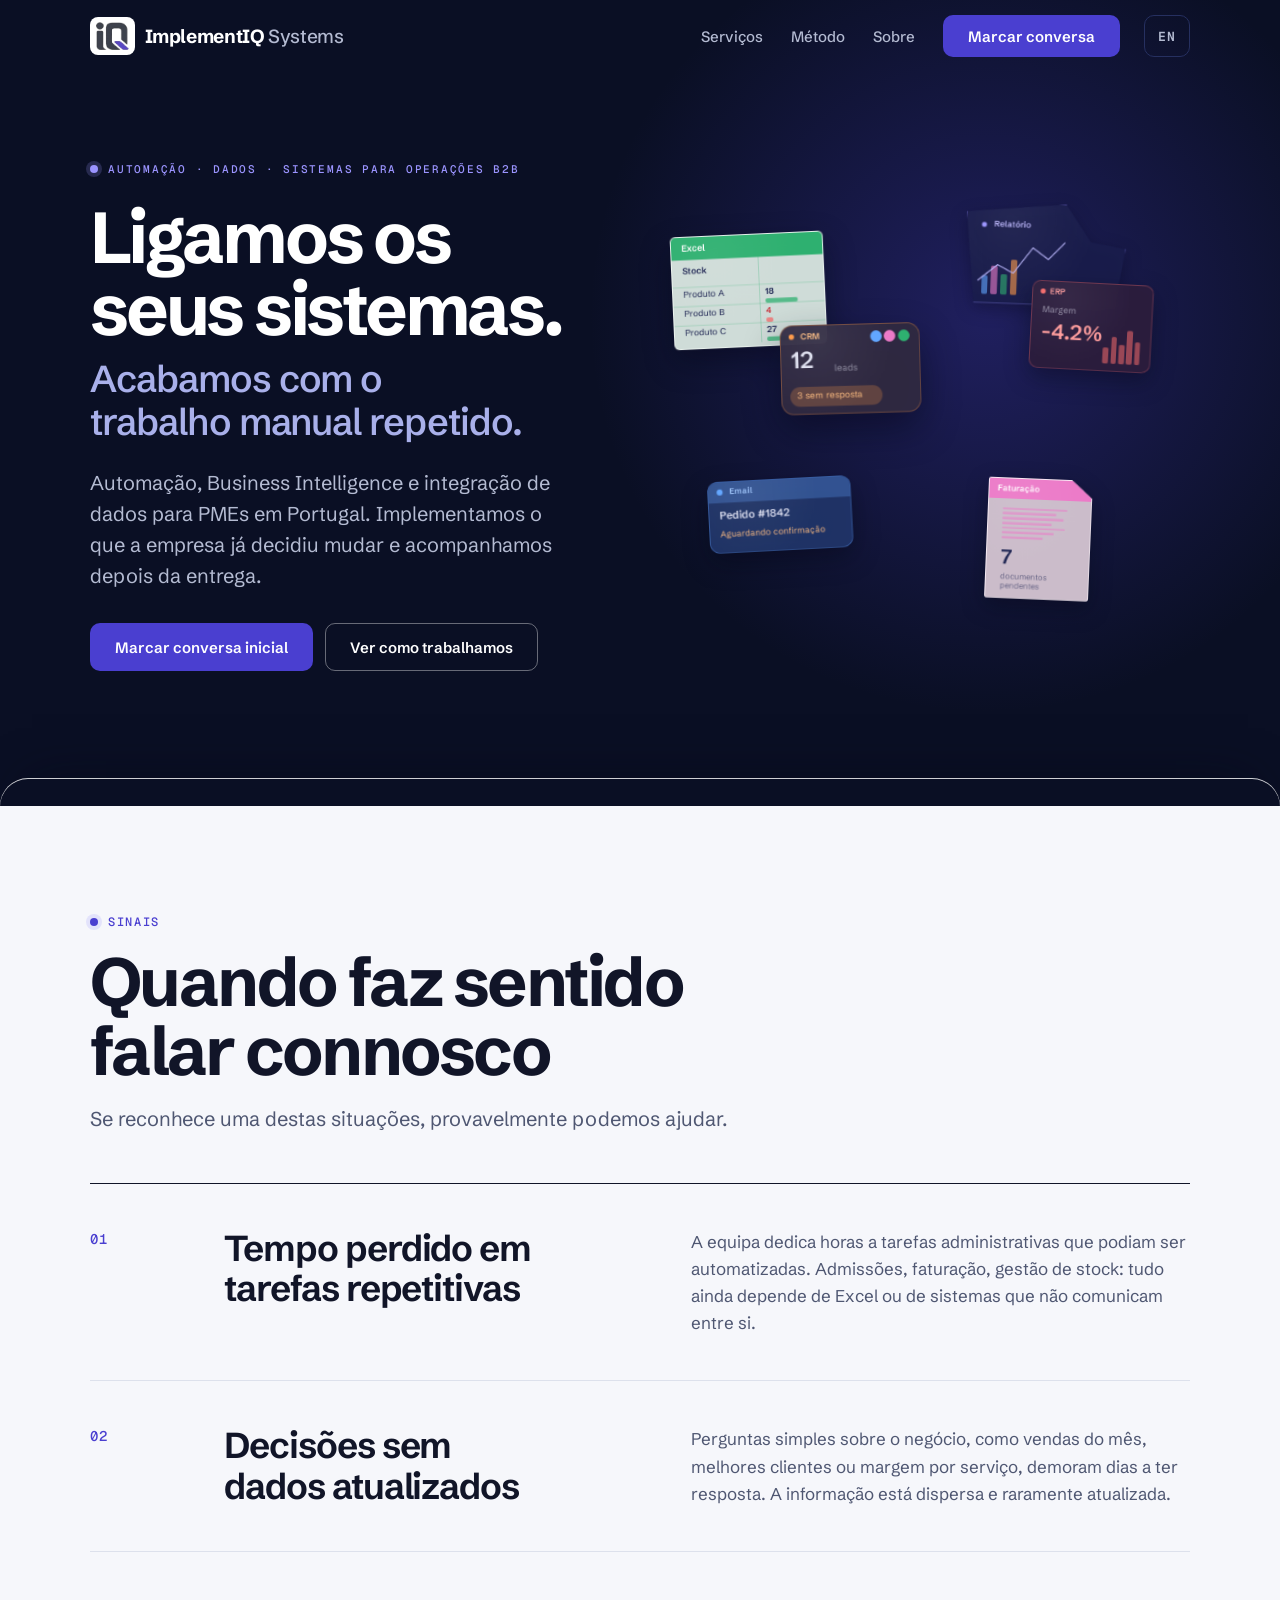
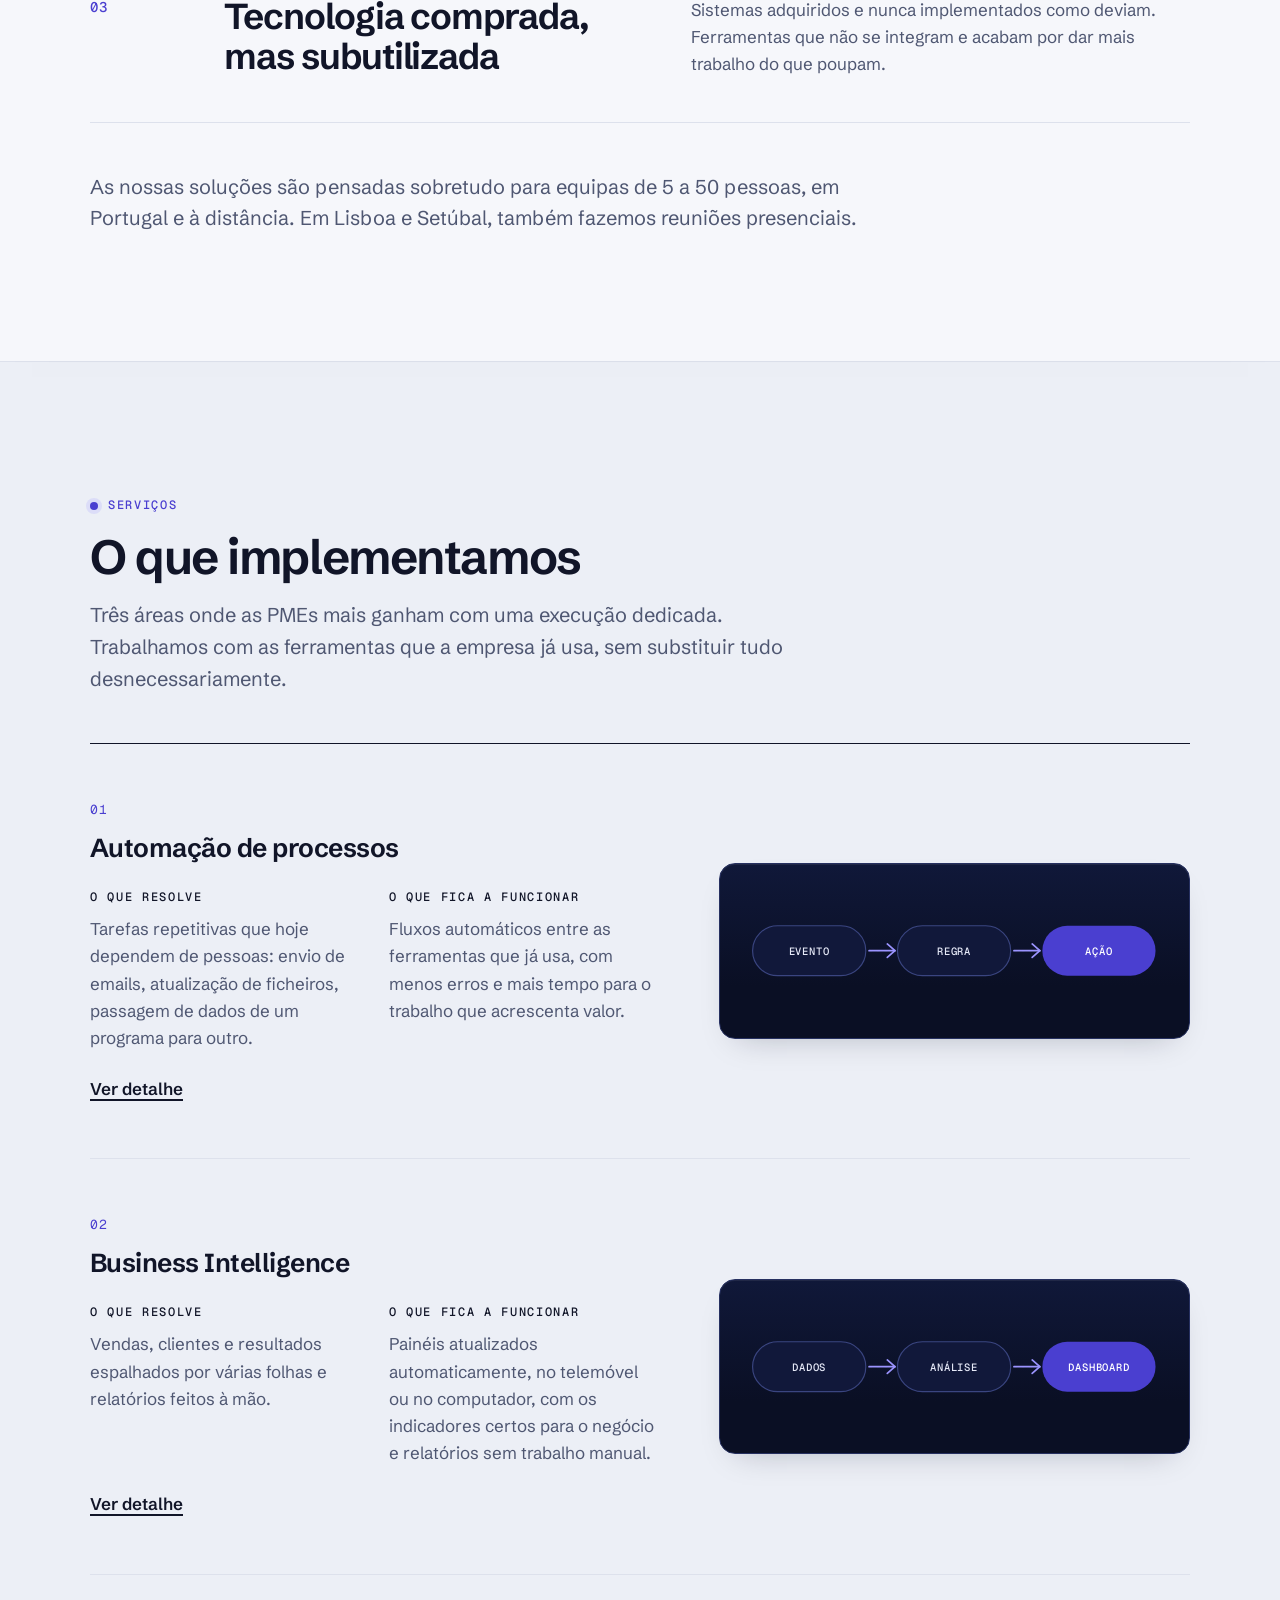
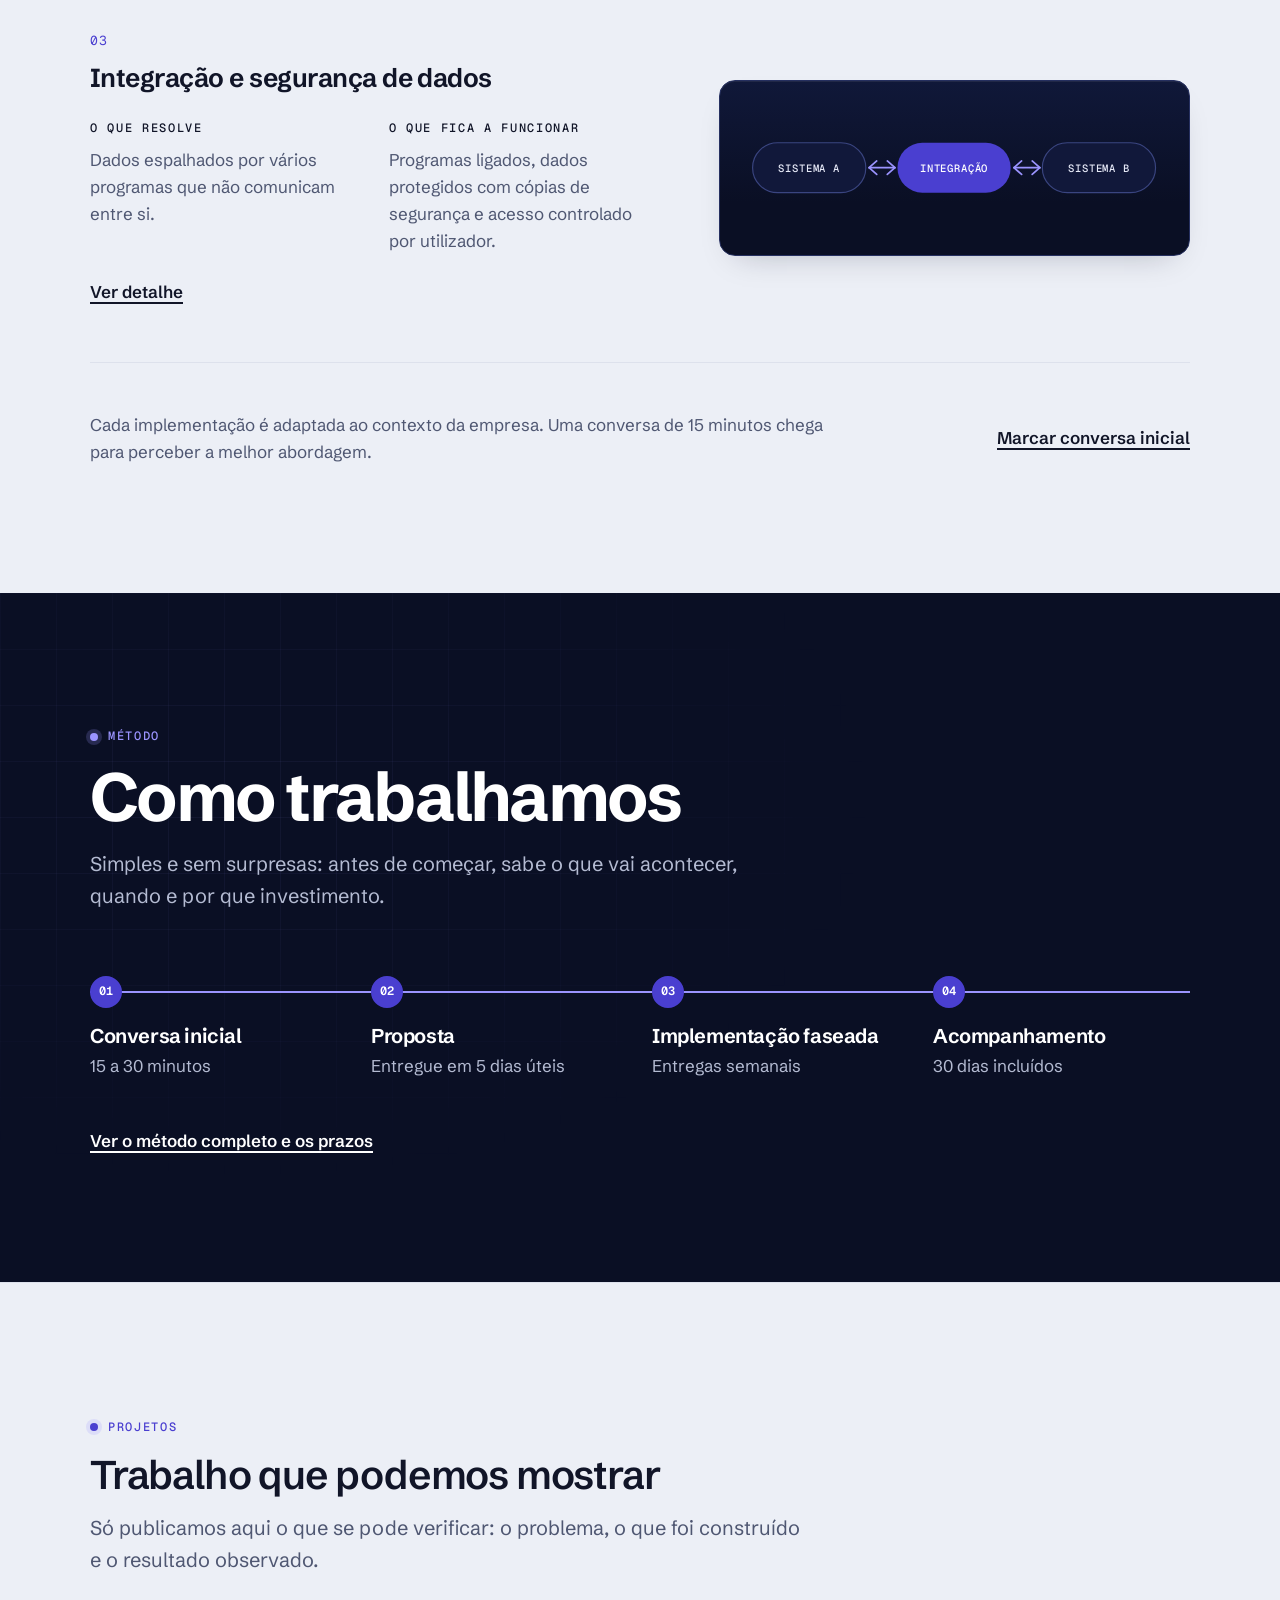
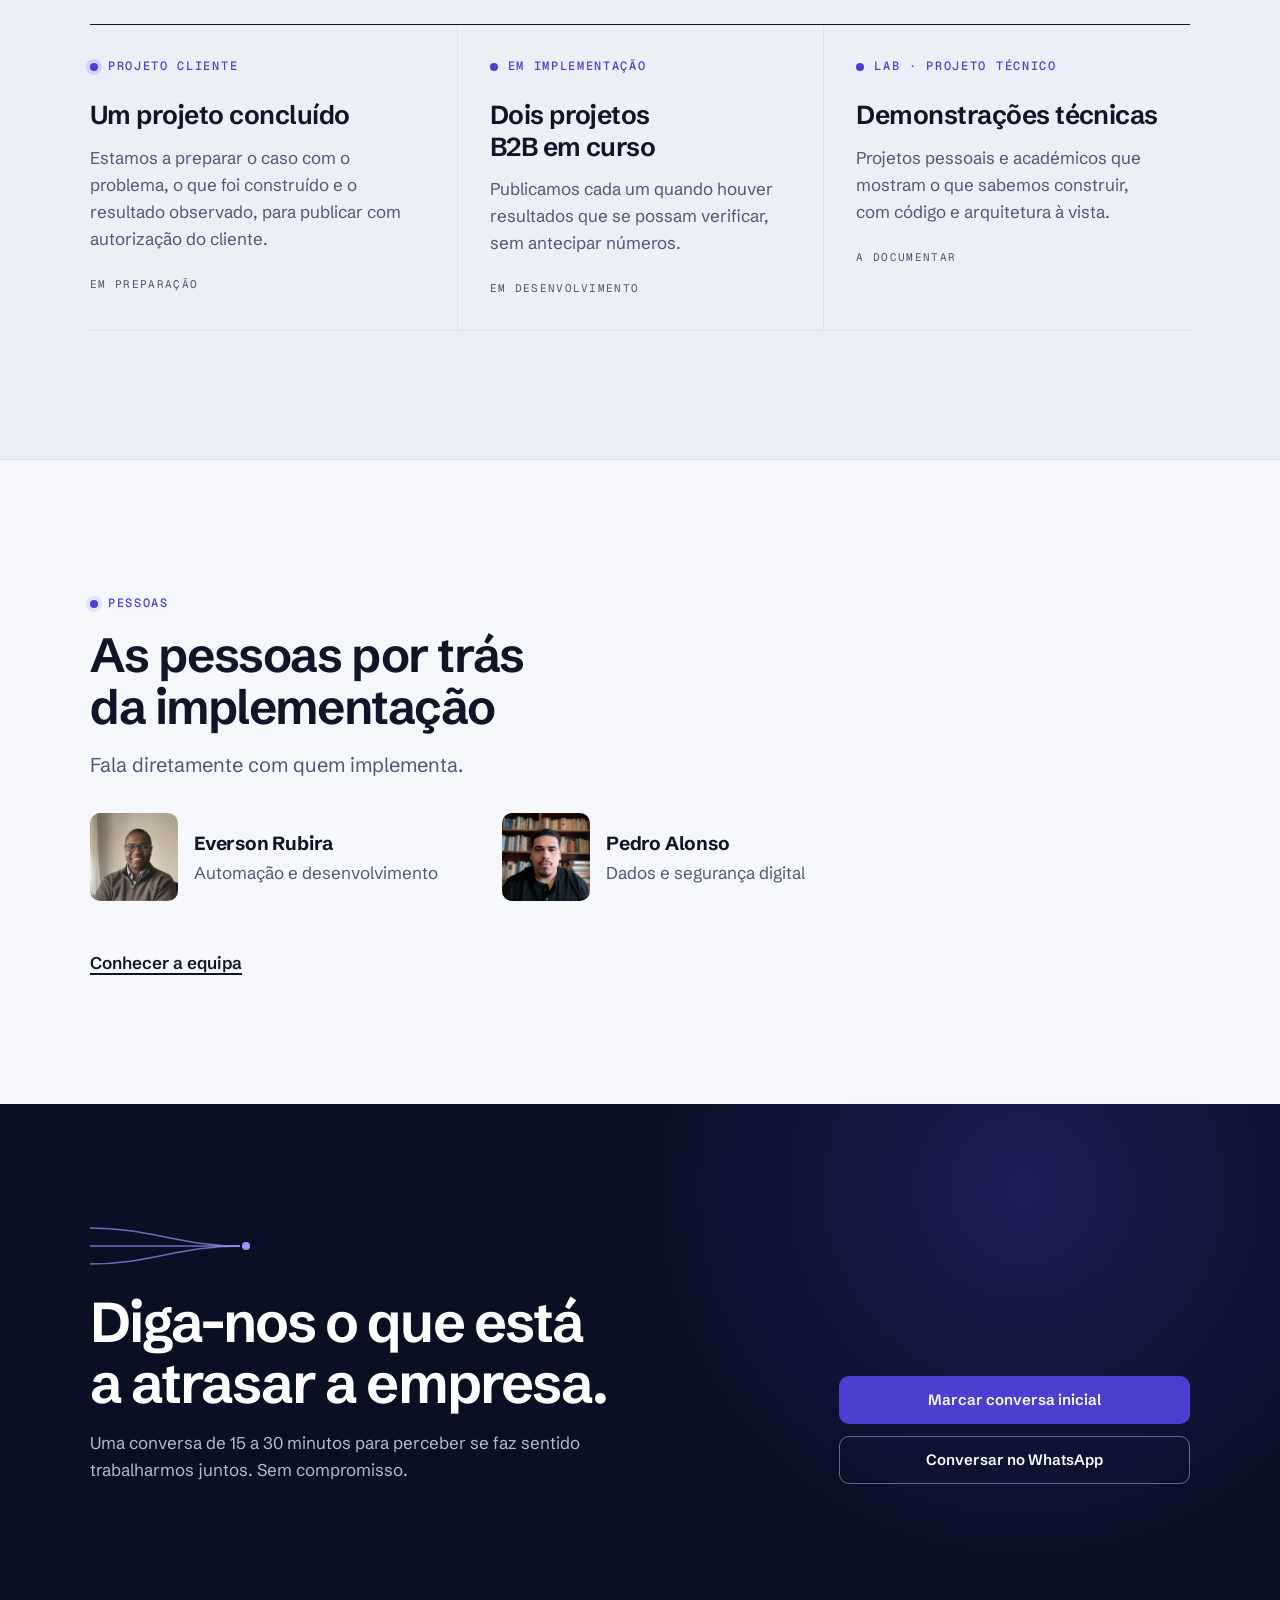
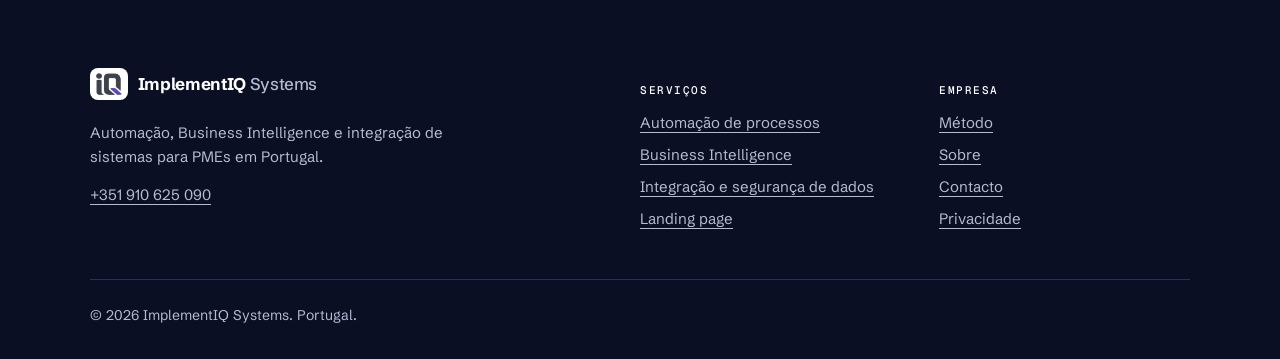
<file: index.html>
<!DOCTYPE html>
<html lang="pt-PT">
<head>
    <meta charset="UTF-8">
    <meta name="viewport" content="width=device-width, initial-scale=1.0">

    <title data-pt="ImplementIQ Systems | Automação, BI e integração de sistemas para PMEs" data-en="ImplementIQ Systems | Automation, BI and systems integration for SMEs">ImplementIQ Systems | Automação, BI e integração de sistemas para PMEs</title>

    <meta name="description" content="Automação de processos, Business Intelligence e integração de dados para PMEs em Portugal. Implementamos, formamos a equipa e acompanhamos depois da entrega." data-pt="Automação de processos, Business Intelligence e integração de dados para PMEs em Portugal. Implementamos, formamos a equipa e acompanhamos depois da entrega." data-en="Process automation, Business Intelligence and data integration for SMEs in Portugal. We implement, train your team and support you after delivery.">
    <meta name="theme-color" content="#0a0f24">

    <meta property="og:type" content="website">
    <meta property="og:site_name" content="ImplementIQ Systems">
    <meta property="og:locale" content="pt_PT">
    <meta property="og:title" content="ImplementIQ Systems | Automação, BI e integração de sistemas para PMEs" data-pt="ImplementIQ Systems | Automação, BI e integração de sistemas para PMEs" data-en="ImplementIQ Systems | Automation, BI and systems integration for SMEs">
    <meta property="og:description" content="Automação de processos, Business Intelligence e integração de dados para PMEs em Portugal. Implementamos, formamos a equipa e acompanhamos depois da entrega." data-pt="Automação de processos, Business Intelligence e integração de dados para PMEs em Portugal. Implementamos, formamos a equipa e acompanhamos depois da entrega." data-en="Process automation, Business Intelligence and data integration for SMEs in Portugal. We implement, train your team and support you after delivery.">

    <script>document.documentElement.classList.add("js");</script>
    <link rel="preload" href="fonts/schibsted-grotesk-latin-wght-normal.woff2" as="font" type="font/woff2" crossorigin>
    <link rel="preload" href="fonts/geist-mono-latin-wght-normal.woff2" as="font" type="font/woff2" crossorigin>
    <link rel="stylesheet" href="style.css?v=20261119">
    <link rel="icon" type="image/png" sizes="32x32" href="favicon-32.png">
    <link rel="icon" type="image/png" sizes="48x48" href="favicon-48.png">
    <link rel="apple-touch-icon" href="apple-touch-icon.png">
    <meta name="application-name" content="ImplementIQ">
    <meta name="apple-mobile-web-app-title" content="ImplementIQ">
</head>
<body>

<a class="skip-link" href="#conteudo" data-pt="Saltar para o conteúdo" data-en="Skip to content">Saltar para o conteúdo</a>

<header class="site-header" id="siteHeader">
    <div class="wrap nav">
        <a href="index.html" class="brand" aria-label="ImplementIQ Systems">
            <img src="img/logo-mark.png" alt="" width="85" height="73">
            <span>ImplementIQ <span class="sys">Systems</span></span>
        </a>

        <ul class="nav-links" id="navLinks">
            <li><a href="servicos.html" data-pt="Serviços" data-en="Services">Serviços</a></li>
            <li><a href="metodo.html" data-pt="Método" data-en="Method">Método</a></li>
            <li><a href="sobre.html" data-pt="Sobre" data-en="About">Sobre</a></li>
            <li><a href="contacto.html#formulario" class="btn btn-primary" data-pt="Marcar conversa" data-en="Book a call">Marcar conversa</a></li>
        </ul>

        <div class="nav-tools">
            <button class="lang-toggle" id="langToggle" type="button" aria-label="Switch to English">EN</button>
            <button class="menu-btn" id="menuBtn" type="button" aria-expanded="false" aria-controls="navLinks" aria-label="Abrir menu">
                <svg width="22" height="22" viewBox="0 0 24 24" fill="none" stroke="currentColor" stroke-width="2" stroke-linecap="round" aria-hidden="true">
                    <line x1="3" y1="7" x2="21" y2="7"/><line x1="3" y1="12" x2="21" y2="12"/><line x1="3" y1="17" x2="21" y2="17"/>
                </svg>
            </button>
        </div>
    </div>
</header>

<main id="conteudo">
<!-- Hero -->
<section class="hero" id="topo">
    <div class="hero-glow" aria-hidden="true"></div>
    <div class="wrap hero-grid">
        <div class="hero-copy">
            <p class="eyebrow enter" data-pt="Automação · Dados · Sistemas para operações B2B" data-en="Automation · Data · Systems for B2B operations">Automação · Dados · Sistemas para operações B2B</p>
            <h1 class="enter" style="--d:0.08s"
                data-pt="Ligamos os seus sistemas.<br><span class=&quot;soft&quot;>Acabamos com o trabalho manual repetido.</span>"
                data-en="We connect your systems.<br><span class=&quot;soft&quot;>We end repetitive manual work.</span>">Ligamos os seus sistemas.<br><span class="soft">Acabamos com o trabalho manual repetido.</span></h1>

            <p class="hero-lead enter" style="--d:0.16s"
               data-pt="Automação, Business Intelligence e integração de dados para PMEs em Portugal. Implementamos o que a empresa já decidiu mudar e acompanhamos depois da entrega."
               data-en="Automation, Business Intelligence and data integration for SMEs in Portugal. We implement what your company has already decided to change, and we stay with you after delivery.">Automação, Business Intelligence e integração de dados para PMEs em Portugal. Implementamos o que a empresa já decidiu mudar e acompanhamos depois da entrega.</p>

            <div class="hero-actions enter" style="--d:0.24s">
                <a href="contacto.html#formulario" class="btn btn-primary"><span data-pt="Marcar conversa inicial" data-en="Book an initial call">Marcar conversa inicial</span></a>
                <a href="metodo.html" class="btn btn-ghost" data-pt="Ver como trabalhamos" data-en="See how we work">Ver como trabalhamos</a>
            </div>
        </div>

        <figure class="hero-visual enter" style="--d:0.2s">
            <iframe class="hero-anim" style="display:block;width:100%;border:0" src="prototipos/painel-transicao.html?embed&v=20261120" title="Seis ferramentas dispersas (Excel, CRM, Email, ERP, Faturação e Relatório) organizam-se num único painel operacional" scrolling="no" loading="eager"></iframe>
        </figure>
    </div>
</section>

<!-- Sinais -->
<section class="section" id="sinais">
    <div class="wrap">
        <div class="section-head reveal">
            <p class="eyebrow" data-pt="Sinais" data-en="Signals">Sinais</p>
            <h2 class="h-display" data-pt="Quando faz sentido falar connosco" data-en="When it makes sense to talk to us">Quando faz sentido falar connosco</h2>
            <p data-pt="Se reconhece uma destas situações, provavelmente podemos ajudar." data-en="If you recognise one of these situations, we can probably help.">Se reconhece uma destas situações, provavelmente podemos ajudar.</p>
        </div>

        <ol class="signals">
            <li class="signal reveal" style="--d:0s">
                <span class="signal-n" aria-hidden="true">01</span>
                <h3 data-pt="Tempo perdido em tarefas repetitivas" data-en="Time lost on repetitive tasks">Tempo perdido em tarefas repetitivas</h3>
                <p data-pt="A equipa dedica horas a tarefas administrativas que podiam ser automatizadas. Admissões, faturação, gestão de stock: tudo ainda depende de Excel ou de sistemas que não comunicam entre si." data-en="Your team spends hours on administrative tasks that could be automated. Onboarding, invoicing, stock management: everything still depends on Excel or on systems that don’t talk to each other.">A equipa dedica horas a tarefas administrativas que podiam ser automatizadas. Admissões, faturação, gestão de stock: tudo ainda depende de Excel ou de sistemas que não comunicam entre si.</p>
            </li>
            <li class="signal reveal" style="--d:0.08s">
                <span class="signal-n" aria-hidden="true">02</span>
                <h3 data-pt="Decisões sem dados atualizados" data-en="Decisions without up-to-date data">Decisões sem dados atualizados</h3>
                <p data-pt="Perguntas simples sobre o negócio, como vendas do mês, melhores clientes ou margem por serviço, demoram dias a ter resposta. A informação está dispersa e raramente atualizada." data-en="Simple questions about the business, such as monthly sales, best clients or margin per service, take days to answer. The information is scattered and rarely current.">Perguntas simples sobre o negócio, como vendas do mês, melhores clientes ou margem por serviço, demoram dias a ter resposta. A informação está dispersa e raramente atualizada.</p>
            </li>
            <li class="signal reveal" style="--d:0.16s">
                <span class="signal-n" aria-hidden="true">03</span>
                <h3 data-pt="Tecnologia comprada, mas subutilizada" data-en="Technology bought but underused">Tecnologia comprada, mas subutilizada</h3>
                <p data-pt="Sistemas adquiridos e nunca implementados como deviam. Ferramentas que não se integram e acabam por dar mais trabalho do que poupam." data-en="Systems that were acquired and never properly implemented. Tools that don’t integrate and end up creating more work than they save.">Sistemas adquiridos e nunca implementados como deviam. Ferramentas que não se integram e acabam por dar mais trabalho do que poupam.</p>
            </li>
        </ol>

        <p class="fit reveal"
           data-pt="As nossas soluções são pensadas sobretudo para equipas de 5 a 50 pessoas, em Portugal e à distância. Em Lisboa e Setúbal, também fazemos reuniões presenciais."
           data-en="Our solutions are designed mainly for teams of 5 to 50 people, in Portugal and remotely. In Lisbon and Setúbal we also hold in-person meetings.">As nossas soluções são pensadas sobretudo para equipas de 5 a 50 pessoas, em Portugal e à distância. Em Lisboa e Setúbal, também fazemos reuniões presenciais.</p>
    </div>
</section>

<!-- Serviços -->
<section class="section band" id="servicos">
    <div class="wrap">
        <div class="section-head reveal">
            <p class="eyebrow" data-pt="Serviços" data-en="Services">Serviços</p>
            <h2 data-pt="O que implementamos" data-en="What we implement">O que implementamos</h2>
            <p data-pt="Três áreas onde as PMEs mais ganham com uma execução dedicada. Trabalhamos com as ferramentas que a empresa já usa, sem substituir tudo desnecessariamente." data-en="Three areas where SMEs gain the most from dedicated execution. We work with the tools your company already uses, without replacing everything unnecessarily.">Três áreas onde as PMEs mais ganham com uma execução dedicada. Trabalhamos com as ferramentas que a empresa já usa, sem substituir tudo desnecessariamente.</p>
        </div>

        <div class="pillars">
            <article class="pillar reveal" id="p-automacao">
                <div class="pillar-copy">
                    <span class="pillar-n" aria-hidden="true">01</span>
                    <h3 data-pt="Automação de processos" data-en="Process automation">Automação de processos</h3>
                    <div class="pillar-cols">
                        <div>
                            <p class="label" data-pt="O que resolve" data-en="What it solves">O que resolve</p>
                            <p data-pt="Tarefas repetitivas que hoje dependem de pessoas: envio de emails, atualização de ficheiros, passagem de dados de um programa para outro." data-en="Repetitive tasks that today depend on people: sending emails, updating files, moving data from one program to another.">Tarefas repetitivas que hoje dependem de pessoas: envio de emails, atualização de ficheiros, passagem de dados de um programa para outro.</p>
                        </div>
                        <div>
                            <p class="label" data-pt="O que fica a funcionar" data-en="What you end up with">O que fica a funcionar</p>
                            <p data-pt="Fluxos automáticos entre as ferramentas que já usa, com menos erros e mais tempo para o trabalho que acrescenta valor." data-en="Automatic flows between the tools you already use, with fewer errors and more time for work that adds value.">Fluxos automáticos entre as ferramentas que já usa, com menos erros e mais tempo para o trabalho que acrescenta valor.</p>
                        </div>
                    </div>
                    <a class="link pillar-link" href="servicos.html#automacao" data-pt="Ver detalhe" data-en="See details">Ver detalhe</a>
                </div>
                <div class="pillar-art">
<svg viewBox="0 0 422 114" role="img" aria-labelledby="artA"><title id="artA" data-pt="Um evento dispara uma regra, que executa uma ação" data-en="An event triggers a rule, which runs an action">Um evento dispara uma regra, que executa uma ação</title><rect class="art-node" x="0.6" y="31" width="118" height="52" rx="26"/><text x="59.6" y="61" text-anchor="middle" data-pt="Evento" data-en="Trigger">Evento</text><rect class="art-node" x="151.6" y="31" width="118" height="52" rx="26"/><text x="210.6" y="61" text-anchor="middle" data-pt="Regra" data-en="Rule">Regra</text><rect class="art-accent" x="302.6" y="31" width="118" height="52" rx="26"/><text class="art-accent-text" x="361.6" y="61" text-anchor="middle" data-pt="Ação" data-en="Action">Ação</text><path class="art-wire" d="M122 57 H149"/><path class="art-line draw" style="--i:0" pathLength="1" d="M122 57 H149"/><path class="art-line" d="M141 50 L149 57 L141 64"/><path class="art-wire" d="M273 57 H300"/><path class="art-line draw" style="--i:1" pathLength="1" d="M273 57 H300"/><path class="art-line" d="M292 50 L300 57 L292 64"/></svg>
                </div>
            </article>
            <article class="pillar reveal" id="p-bi">
                <div class="pillar-copy">
                    <span class="pillar-n" aria-hidden="true">02</span>
                    <h3 data-pt="Business Intelligence" data-en="Business Intelligence">Business Intelligence</h3>
                    <div class="pillar-cols">
                        <div>
                            <p class="label" data-pt="O que resolve" data-en="What it solves">O que resolve</p>
                            <p data-pt="Vendas, clientes e resultados espalhados por várias folhas e relatórios feitos à mão." data-en="Sales, clients and results scattered across several spreadsheets and hand-made reports.">Vendas, clientes e resultados espalhados por várias folhas e relatórios feitos à mão.</p>
                        </div>
                        <div>
                            <p class="label" data-pt="O que fica a funcionar" data-en="What you end up with">O que fica a funcionar</p>
                            <p data-pt="Painéis atualizados automaticamente, no telemóvel ou no computador, com os indicadores certos para o negócio e relatórios sem trabalho manual." data-en="Automatically updated dashboards on phone or computer, with the right indicators for your business and reports with no manual work.">Painéis atualizados automaticamente, no telemóvel ou no computador, com os indicadores certos para o negócio e relatórios sem trabalho manual.</p>
                        </div>
                    </div>
                    <a class="link pillar-link" href="servicos.html#bi" data-pt="Ver detalhe" data-en="See details">Ver detalhe</a>
                </div>
                <div class="pillar-art">
<svg viewBox="0 0 422 114" role="img" aria-labelledby="artB"><title id="artB" data-pt="Dados passam por análise e chegam a um dashboard" data-en="Data goes through analysis and reaches a dashboard">Dados passam por análise e chegam a um dashboard</title><rect class="art-node" x="0.6" y="31" width="118" height="52" rx="26"/><text x="59.6" y="61" text-anchor="middle" data-pt="Dados" data-en="Data">Dados</text><rect class="art-node" x="151.6" y="31" width="118" height="52" rx="26"/><text x="210.6" y="61" text-anchor="middle" data-pt="Análise" data-en="Analysis">Análise</text><rect class="art-accent" x="302.6" y="31" width="118" height="52" rx="26"/><text class="art-accent-text" x="361.6" y="61" text-anchor="middle" data-pt="Dashboard" data-en="Dashboard">Dashboard</text><path class="art-wire" d="M122 57 H149"/><path class="art-line draw" style="--i:0" pathLength="1" d="M122 57 H149"/><path class="art-line" d="M141 50 L149 57 L141 64"/><path class="art-wire" d="M273 57 H300"/><path class="art-line draw" style="--i:1" pathLength="1" d="M273 57 H300"/><path class="art-line" d="M292 50 L300 57 L292 64"/></svg>
                </div>
            </article>
            <article class="pillar reveal" id="p-integracao">
                <div class="pillar-copy">
                    <span class="pillar-n" aria-hidden="true">03</span>
                    <h3 data-pt="Integração e segurança de dados" data-en="Data integration and security">Integração e segurança de dados</h3>
                    <div class="pillar-cols">
                        <div>
                            <p class="label" data-pt="O que resolve" data-en="What it solves">O que resolve</p>
                            <p data-pt="Dados espalhados por vários programas que não comunicam entre si." data-en="Data scattered across several programs that don’t talk to each other.">Dados espalhados por vários programas que não comunicam entre si.</p>
                        </div>
                        <div>
                            <p class="label" data-pt="O que fica a funcionar" data-en="What you end up with">O que fica a funcionar</p>
                            <p data-pt="Programas ligados, dados protegidos com cópias de segurança e acesso controlado por utilizador." data-en="Connected programs, data protected with backups and access controlled per user.">Programas ligados, dados protegidos com cópias de segurança e acesso controlado por utilizador.</p>
                        </div>
                    </div>
                    <a class="link pillar-link" href="servicos.html#integracao" data-pt="Ver detalhe" data-en="See details">Ver detalhe</a>
                </div>
                <div class="pillar-art">
<svg viewBox="0 0 422 114" role="img" aria-labelledby="artC"><title id="artC" data-pt="Dois sistemas ligados por uma integração, com dados nos dois sentidos" data-en="Two systems connected by an integration, with data flowing both ways">Dois sistemas ligados por uma integração, com dados nos dois sentidos</title><rect class="art-node" x="0.6" y="31" width="118" height="52" rx="26"/><text x="59.6" y="61" text-anchor="middle" data-pt="Sistema A" data-en="System A">Sistema A</text><rect class="art-accent" x="151.6" y="31" width="118" height="52" rx="26"/><text class="art-accent-text" x="210.6" y="61" text-anchor="middle" data-pt="Integração" data-en="Integration">Integração</text><rect class="art-node" x="302.6" y="31" width="118" height="52" rx="26"/><text x="361.6" y="61" text-anchor="middle" data-pt="Sistema B" data-en="System B">Sistema B</text><path class="art-wire" d="M122 57 H149"/><path class="art-line draw" style="--i:0" pathLength="1" d="M122 57 H149"/><path class="art-line" d="M141 50 L149 57 L141 64"/><path class="art-line" d="M130 50 L122 57 L130 64"/><path class="art-wire" d="M273 57 H300"/><path class="art-line draw" style="--i:1" pathLength="1" d="M273 57 H300"/><path class="art-line" d="M292 50 L300 57 L292 64"/><path class="art-line" d="M281 50 L273 57 L281 64"/></svg>
                </div>
            </article>
        </div>

        <div class="services-note reveal">
            <p data-pt="Cada implementação é adaptada ao contexto da empresa. Uma conversa de 15 minutos chega para perceber a melhor abordagem." data-en="Every implementation is adapted to the company's context. A 15-minute conversation is enough to work out the best approach.">Cada implementação é adaptada ao contexto da empresa. Uma conversa de 15 minutos chega para perceber a melhor abordagem.</p>
            <a href="contacto.html#formulario" class="link" data-pt="Marcar conversa inicial" data-en="Book an initial call">Marcar conversa inicial</a>
        </div>
    </div>
</section>

<!-- Método em resumo -->
<section class="section dark" id="metodo">
    <div class="wrap">
        <div class="section-head reveal">
            <p class="eyebrow" data-pt="Método" data-en="Method">Método</p>
            <h2 class="h-display" data-pt="Como trabalhamos" data-en="How we work">Como trabalhamos</h2>
            <p data-pt="Simples e sem surpresas: antes de começar, sabe o que vai acontecer, quando e por que investimento." data-en="Simple and no surprises: before we start, you know what will happen, when, and at what investment.">Simples e sem surpresas: antes de começar, sabe o que vai acontecer, quando e por que investimento.</p>
        </div>

        <ol class="flow-steps reveal-group">
            <li class="flow-step" style="--i:0"><span class="n" aria-hidden="true">01</span><h3 data-pt="Conversa inicial" data-en="Initial conversation">Conversa inicial</h3><p data-pt="15 a 30 minutos" data-en="15 to 30 minutes">15 a 30 minutos</p></li>
            <li class="flow-step" style="--i:1"><span class="n" aria-hidden="true">02</span><h3 data-pt="Proposta" data-en="Proposal">Proposta</h3><p data-pt="Entregue em 5 dias úteis" data-en="Delivered in 5 business days">Entregue em 5 dias úteis</p></li>
            <li class="flow-step" style="--i:2"><span class="n" aria-hidden="true">03</span><h3 data-pt="Implementação faseada" data-en="Phased implementation">Implementação faseada</h3><p data-pt="Entregas semanais" data-en="Weekly deliveries">Entregas semanais</p></li>
            <li class="flow-step" style="--i:3"><span class="n" aria-hidden="true">04</span><h3 data-pt="Acompanhamento" data-en="Support">Acompanhamento</h3><p data-pt="30 dias incluídos" data-en="30 days included">30 dias incluídos</p></li>
        </ol>

        <p class="more reveal"><a class="link" href="metodo.html" data-pt="Ver o método completo e os prazos" data-en="See the full method and timeframes">Ver o método completo e os prazos</a></p>
    </div>
</section>

<!-- Projetos: estrutura pronta, sem casos inventados -->
<section class="section band" id="projetos">
    <div class="wrap">
        <div class="section-head reveal">
            <p class="eyebrow" data-pt="Projetos" data-en="Projects">Projetos</p>
            <h2 class="h-quiet" data-pt="Trabalho que podemos mostrar" data-en="Work we can show">Trabalho que podemos mostrar</h2>
            <p data-pt="Só publicamos aqui o que se pode verificar: o problema, o que foi construído e o resultado observado." data-en="We only publish what can be verified: the problem, what was built and the observed result.">Só publicamos aqui o que se pode verificar: o problema, o que foi construído e o resultado observado.</p>
        </div>

        <!-- Para adicionar um projeto, copiar este modelo para dentro de .projects-list
             e preencher só com informação verificável (ver README):
        <article class="project">
            <p class="label">PROJETO CLIENTE | EM IMPLEMENTAÇÃO | LAB | PROJETO TÉCNICO</p>
            <h3>Nome do projeto</h3>
            <dl>
                <div><dt>Problema</dt><dd>...</dd></div>
                <div><dt>Solução</dt><dd>...</dd></div>
                <div><dt>O que foi construído</dt><dd>...</dd></div>
                <div><dt>Tecnologias</dt><dd>...</dd></div>
                <div><dt>Resultado observado</dt><dd>...</dd></div>
            </dl>
            <img src="img/projeto-nome.webp" alt="..." width="..." height="..." loading="lazy">
        </article>
        -->

        <div class="projects-grid reveal">
            <article class="project-state is-done">
                <p class="label" data-pt="Projeto cliente" data-en="Client project">Projeto cliente</p>
                <h3 data-pt="Um projeto concluído" data-en="One completed project">Um projeto concluído</h3>
                <p data-pt="Estamos a preparar o caso com o problema, o que foi construído e o resultado observado, para publicar com autorização do cliente." data-en="We are preparing the case with the problem, what was built and the observed result, to publish with the client’s permission.">Estamos a preparar o caso com o problema, o que foi construído e o resultado observado, para publicar com autorização do cliente.</p>
                <p class="state-note" data-pt="Em preparação" data-en="Being prepared">Em preparação</p>
            </article>
            <article class="project-state">
                <p class="label" data-pt="Em implementação" data-en="In progress">Em implementação</p>
                <h3 data-pt="Dois projetos B2B em curso" data-en="Two B2B projects under way">Dois projetos B2B em curso</h3>
                <p data-pt="Publicamos cada um quando houver resultados que se possam verificar, sem antecipar números." data-en="We publish each one when there are results that can be verified, without anticipating numbers.">Publicamos cada um quando houver resultados que se possam verificar, sem antecipar números.</p>
                <p class="state-note" data-pt="Em desenvolvimento" data-en="In development">Em desenvolvimento</p>
            </article>
            <article class="project-state">
                <p class="label" data-pt="Lab · Projeto técnico" data-en="Lab · Technical project">Lab · Projeto técnico</p>
                <h3 data-pt="Demonstrações técnicas" data-en="Technical demos">Demonstrações técnicas</h3>
                <p data-pt="Projetos pessoais e académicos que mostram o que sabemos construir, com código e arquitetura à vista." data-en="Personal and academic projects that show what we can build, with code and architecture in plain view.">Projetos pessoais e académicos que mostram o que sabemos construir, com código e arquitetura à vista.</p>
                <p class="state-note" data-pt="A documentar" data-en="To be documented">A documentar</p>
            </article>
        </div>
    </div>
</section>

<!-- Equipa em resumo -->
<section class="section" id="equipa">
    <div class="wrap">
        <div class="section-head reveal">
            <p class="eyebrow" data-pt="Pessoas" data-en="People">Pessoas</p>
            <h2 data-pt="As pessoas por trás da implementação" data-en="The people behind the implementation">As pessoas por trás da implementação</h2>
            <p data-pt="Fala diretamente com quem implementa." data-en="You speak directly with the people who build it.">Fala diretamente com quem implementa.</p>
        </div>

        <div class="team-mini reveal">
            <div class="m"><img src="img/everson.webp" alt="Everson Rubira" width="88" height="88" loading="lazy"><div><strong>Everson Rubira</strong><span data-pt="Automação e desenvolvimento" data-en="Automation and development">Automação e desenvolvimento</span></div></div>
            <div class="m"><img src="img/pedro.webp" alt="Pedro Alonso" width="88" height="88" loading="lazy"><div><strong>Pedro Alonso</strong><span data-pt="Dados e segurança digital" data-en="Data and digital security">Dados e segurança digital</span></div></div>
        </div>

        <p class="more reveal"><a class="link" href="sobre.html" data-pt="Conhecer a equipa" data-en="Meet the team">Conhecer a equipa</a></p>
    </div>
</section>

<section class="cta">
    <div class="wrap">
        <div class="reveal">
            <svg class="cta-flow" viewBox="0 0 168 44" aria-hidden="true" focusable="false"><path style="--i:0" pathLength="1" d="M0 4 C 60 4, 90 22, 150 22"/><path style="--i:1" pathLength="1" d="M0 22 H150"/><path style="--i:2" pathLength="1" d="M0 40 C 60 40, 90 22, 150 22"/><circle cx="156" cy="22" r="4"/></svg>
            <h2 data-pt="Diga-nos o que está a atrasar a empresa." data-en="Tell us what is slowing your company down.">Diga-nos o que está a atrasar a empresa.</h2>
            <p data-pt="Uma conversa de 15 a 30 minutos para perceber se faz sentido trabalharmos juntos. Sem compromisso." data-en="A 15 to 30 minute conversation to see if it makes sense to work together. No commitment.">Uma conversa de 15 a 30 minutos para perceber se faz sentido trabalharmos juntos. Sem compromisso.</p>
        </div>
        <div class="cta-actions reveal" style="--d:0.1s">
            <a href="contacto.html#formulario" class="btn btn-primary"><span data-pt="Marcar conversa inicial" data-en="Book an initial call">Marcar conversa inicial</span></a>
            <a href="https://wa.me/351910625090?text=Ol%C3%A1!%20Vim%20pelo%20site%20da%20ImplementIQ%20Systems%20e%20gostaria%20de%20agendar%20uma%20conversa." data-href-pt="https://wa.me/351910625090?text=Ol%C3%A1!%20Vim%20pelo%20site%20da%20ImplementIQ%20Systems%20e%20gostaria%20de%20agendar%20uma%20conversa." data-href-en="https://wa.me/351910625090?text=Hello!%20I%20found%20ImplementIQ%20Systems%20online%20and%20would%20like%20to%20schedule%20a%20conversation." class="btn btn-ghost" target="_blank" rel="noopener noreferrer" data-pt="Conversar no WhatsApp" data-en="Chat on WhatsApp">Conversar no WhatsApp</a>
        </div>
    </div>
</section>
</main>

<footer class="footer">
    <div class="wrap">
        <div class="footer-grid">
            <div>
                <a href="index.html" class="brand" aria-label="ImplementIQ Systems">
                    <img src="img/logo-mark.png" alt="" width="85" height="73" loading="lazy">
                    <span>ImplementIQ <span class="sys">Systems</span></span>
                </a>
                <p data-pt="Automação, Business Intelligence e integração de sistemas para PMEs em Portugal." data-en="Automation, Business Intelligence and systems integration for SMEs in Portugal.">Automação, Business Intelligence e integração de sistemas para PMEs em Portugal.</p>
                <p><a href="tel:+351910625090">+351 910 625 090</a></p>
            </div>
            <nav data-aria-pt="Serviços" data-aria-en="Services" aria-label="Serviços">
                <p class="footer-title" data-pt="Serviços" data-en="Services">Serviços</p>
                <ul>
                    <li><a href="servicos.html#automacao" data-pt="Automação de processos" data-en="Process automation">Automação de processos</a></li>
                    <li><a href="servicos.html#bi" data-pt="Business Intelligence" data-en="Business Intelligence">Business Intelligence</a></li>
                    <li><a href="servicos.html#integracao" data-pt="Integração e segurança de dados" data-en="Data integration and security">Integração e segurança de dados</a></li>
                    <li><a href="pack.html" data-pt="Landing page" data-en="Landing page">Landing page</a></li>
                </ul>
            </nav>
            <nav data-aria-pt="Empresa" data-aria-en="Company" aria-label="Empresa">
                <p class="footer-title" data-pt="Empresa" data-en="Company">Empresa</p>
                <ul>
                    <li><a href="metodo.html" data-pt="Método" data-en="Method">Método</a></li>
                    <li><a href="sobre.html" data-pt="Sobre" data-en="About">Sobre</a></li>
                    <li><a href="contacto.html" data-pt="Contacto" data-en="Contact">Contacto</a></li>
                    <li><a href="privacidade.html" data-pt="Privacidade" data-en="Privacy">Privacidade</a></li>
                </ul>
            </nav>
        </div>
        <p class="footer-legal">© <span class="year"></span> ImplementIQ Systems. Portugal.</p>
    </div>
</footer>

<script src="core.js"></script>
</body>
</html>
</file>
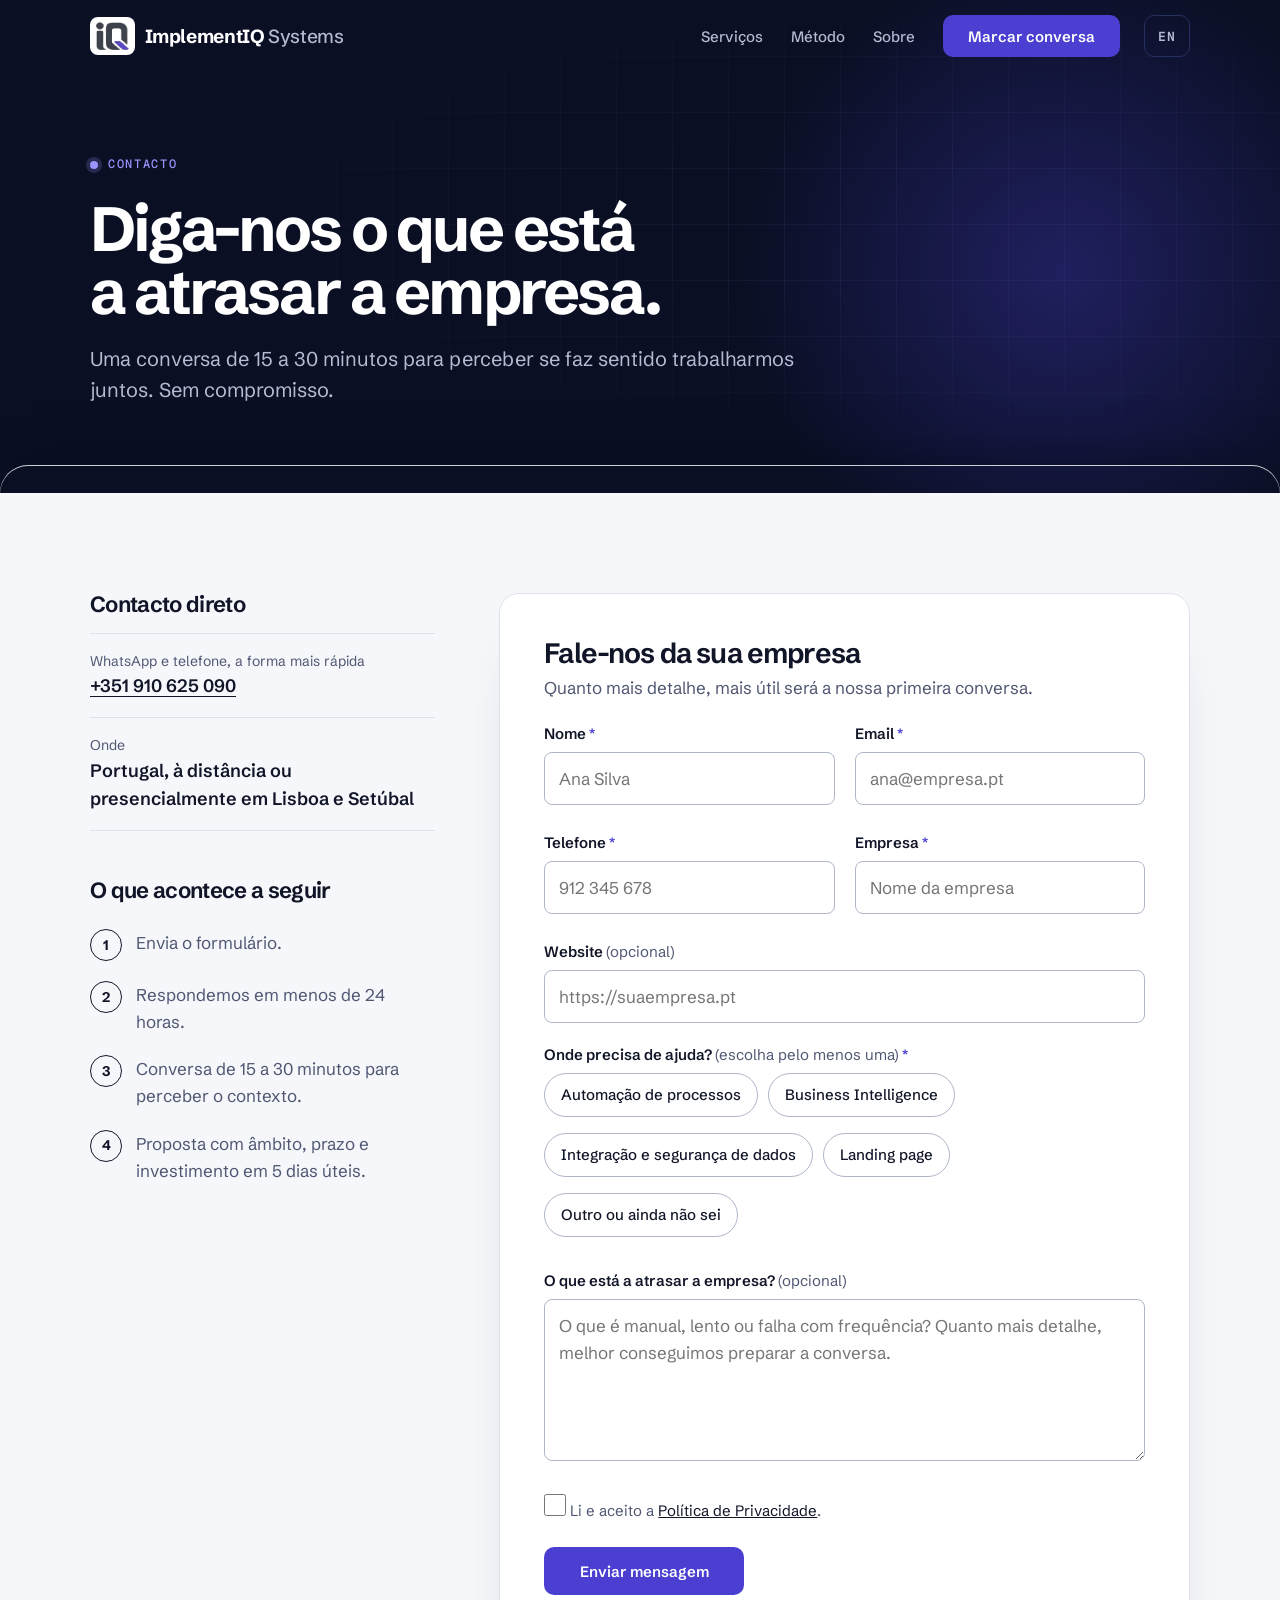
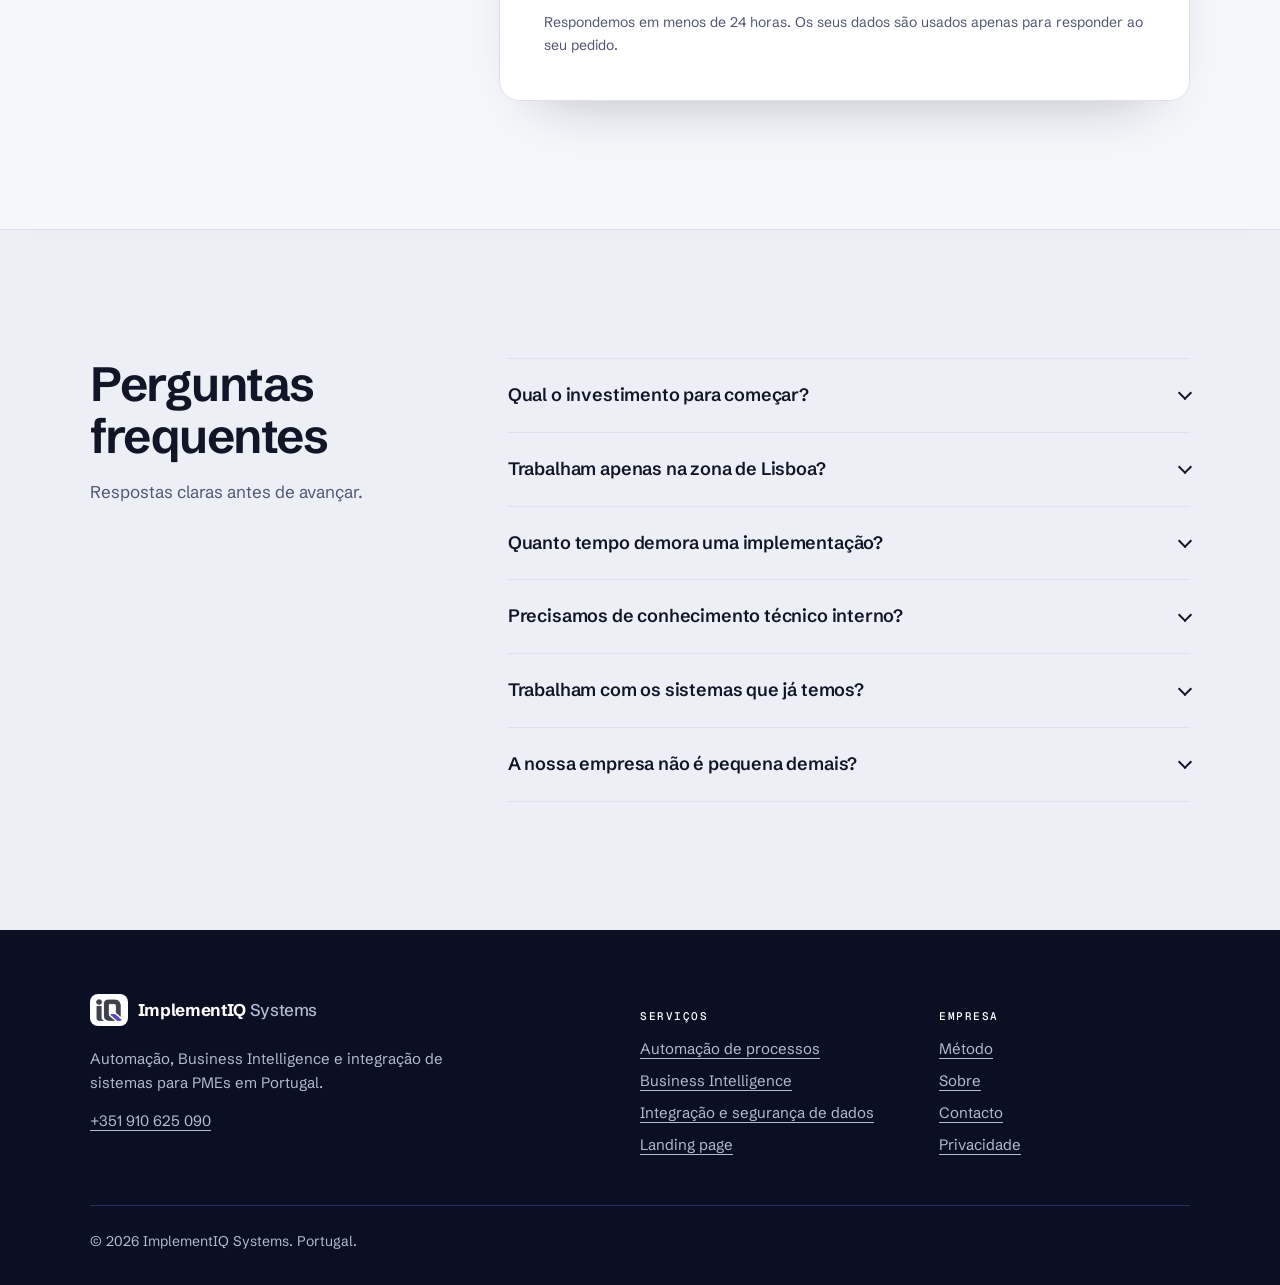
<file: contacto.html>
<!DOCTYPE html>
<html lang="pt-PT">
<head>
    <meta charset="UTF-8">
    <meta name="viewport" content="width=device-width, initial-scale=1.0">

    <title data-pt="Contacto | ImplementIQ Systems" data-en="Contact | ImplementIQ Systems">Contacto | ImplementIQ Systems</title>

    <meta name="description" content="Peça uma conversa de 15 a 30 minutos, sem compromisso. Resposta em menos de 24 horas." data-pt="Peça uma conversa de 15 a 30 minutos, sem compromisso. Resposta em menos de 24 horas." data-en="Ask for a 15 to 30 minute conversation, no commitment. Reply within 24 hours.">
    <meta name="theme-color" content="#0a0f24">

    <meta property="og:type" content="website">
    <meta property="og:site_name" content="ImplementIQ Systems">
    <meta property="og:locale" content="pt_PT">
    <meta property="og:title" content="Contacto | ImplementIQ Systems" data-pt="Contacto | ImplementIQ Systems" data-en="Contact | ImplementIQ Systems">
    <meta property="og:description" content="Peça uma conversa de 15 a 30 minutos, sem compromisso. Resposta em menos de 24 horas." data-pt="Peça uma conversa de 15 a 30 minutos, sem compromisso. Resposta em menos de 24 horas." data-en="Ask for a 15 to 30 minute conversation, no commitment. Reply within 24 hours.">

    <script>document.documentElement.classList.add("js");</script>
    <link rel="preload" href="fonts/schibsted-grotesk-latin-wght-normal.woff2" as="font" type="font/woff2" crossorigin>
    <link rel="preload" href="fonts/geist-mono-latin-wght-normal.woff2" as="font" type="font/woff2" crossorigin>
    <link rel="stylesheet" href="style.css">
    <link rel="icon" type="image/png" sizes="32x32" href="favicon-32.png">
    <link rel="icon" type="image/png" sizes="48x48" href="favicon-48.png">
    <link rel="apple-touch-icon" href="apple-touch-icon.png">
    <meta name="application-name" content="ImplementIQ">
    <meta name="apple-mobile-web-app-title" content="ImplementIQ">
</head>
<body>

<a class="skip-link" href="#conteudo" data-pt="Saltar para o conteúdo" data-en="Skip to content">Saltar para o conteúdo</a>

<header class="site-header" id="siteHeader">
    <div class="wrap nav">
        <a href="index.html" class="brand" aria-label="ImplementIQ Systems">
            <img src="img/logo-mark.png" alt="" width="85" height="73">
            <span>ImplementIQ <span class="sys">Systems</span></span>
        </a>

        <ul class="nav-links" id="navLinks">
            <li><a href="servicos.html" data-pt="Serviços" data-en="Services">Serviços</a></li>
            <li><a href="metodo.html" data-pt="Método" data-en="Method">Método</a></li>
            <li><a href="sobre.html" data-pt="Sobre" data-en="About">Sobre</a></li>
            <li><a href="contacto.html#formulario" class="btn btn-primary" data-pt="Marcar conversa" data-en="Book a call">Marcar conversa</a></li>
        </ul>

        <div class="nav-tools">
            <button class="lang-toggle" id="langToggle" type="button" aria-label="Switch to English">EN</button>
            <button class="menu-btn" id="menuBtn" type="button" aria-expanded="false" aria-controls="navLinks" aria-label="Abrir menu">
                <svg width="22" height="22" viewBox="0 0 24 24" fill="none" stroke="currentColor" stroke-width="2" stroke-linecap="round" aria-hidden="true">
                    <line x1="3" y1="7" x2="21" y2="7"/><line x1="3" y1="12" x2="21" y2="12"/><line x1="3" y1="17" x2="21" y2="17"/>
                </svg>
            </button>
        </div>
    </div>
</header>

<main id="conteudo">
<section class="hero page-hero">
    <div class="hero-glow" aria-hidden="true"></div>
    <div class="wrap">
        <p class="eyebrow enter" data-pt="Contacto" data-en="Contact">Contacto</p>
        <h1 class="enter" style="--d:0.06s" data-pt="Diga-nos o que está a atrasar a empresa." data-en="Tell us what is slowing your company down.">Diga-nos o que está a atrasar a empresa.</h1>
        <p class="page-lead enter" style="--d:0.12s" data-pt="Uma conversa de 15 a 30 minutos para perceber se faz sentido trabalharmos juntos. Sem compromisso." data-en="A 15 to 30 minute conversation to see if it makes sense to work together. No commitment.">Uma conversa de 15 a 30 minutos para perceber se faz sentido trabalharmos juntos. Sem compromisso.</p>
    </div>
</section>

<section class="section" style="border-top:0" id="formulario">
    <div class="wrap contact-grid">
        <aside class="contact-aside reveal">
            <h2 data-pt="Contacto direto" data-en="Direct contact">Contacto direto</h2>
            <ul class="direct">
                <li><small data-pt="WhatsApp e telefone, a forma mais rápida" data-en="WhatsApp and phone, the fastest way">WhatsApp e telefone, a forma mais rápida</small><a href="https://wa.me/351910625090?text=Ol%C3%A1!%20Vim%20pelo%20site%20da%20ImplementIQ%20Systems%20e%20gostaria%20de%20agendar%20uma%20conversa." data-href-pt="https://wa.me/351910625090?text=Ol%C3%A1!%20Vim%20pelo%20site%20da%20ImplementIQ%20Systems%20e%20gostaria%20de%20agendar%20uma%20conversa." data-href-en="https://wa.me/351910625090?text=Hello!%20I%20found%20ImplementIQ%20Systems%20online%20and%20would%20like%20to%20schedule%20a%20conversation." target="_blank" rel="noopener noreferrer">+351 910 625 090</a></li>
                <li><small data-pt="Onde" data-en="Where">Onde</small><span class="v" data-pt="Portugal, à distância ou presencialmente em Lisboa e Setúbal" data-en="Portugal, remotely or in person in Lisbon and Setúbal">Portugal, à distância ou presencialmente em Lisboa e Setúbal</span></li>
            </ul>

            <h2 data-pt="O que acontece a seguir" data-en="What happens next">O que acontece a seguir</h2>
            <ol class="next-steps">
                <li data-pt="Envia o formulário." data-en="You send the form.">Envia o formulário.</li>
                <li data-pt="Respondemos em menos de 24 horas." data-en="We reply within 24 hours.">Respondemos em menos de 24 horas.</li>
                <li data-pt="Conversa de 15 a 30 minutos para perceber o contexto." data-en="A 15 to 30 minute conversation to understand the context.">Conversa de 15 a 30 minutos para perceber o contexto.</li>
                <li data-pt="Proposta com âmbito, prazo e investimento em 5 dias úteis." data-en="A proposal with scope, timeline and investment within 5 business days.">Proposta com âmbito, prazo e investimento em 5 dias úteis.</li>
            </ol>
        </aside>

        <div class="form-card reveal" style="--d:0.1s">
            <form id="contactForm" class="form" method="POST" action="https://formspree.io/f/SEU_ID" data-endpoint="https://formspree.io/f/SEU_ID" novalidate>
                <h2 data-pt="Fale-nos da sua empresa" data-en="Tell us about your company">Fale-nos da sua empresa</h2>
                <p class="sub" data-pt="Quanto mais detalhe, mais útil será a nossa primeira conversa." data-en="The more detail you give us, the more useful our first call will be.">Quanto mais detalhe, mais útil será a nossa primeira conversa.</p>

                <input type="hidden" name="_subject" value="Novo pedido de conversa (site ImplementIQ)">

                <div class="field-row">
                    <div class="field">
                        <label for="nome"><span data-pt="Nome" data-en="Name">Nome</span> <span class="req" aria-hidden="true">*</span></label>
                        <input id="nome" name="nome" type="text" autocomplete="name" required data-placeholder-pt="Ana Silva" data-placeholder-en="Jane Smith" placeholder="Ana Silva">
                        <p class="field-error" id="nome-error" role="alert"></p>
                    </div>
                    <div class="field">
                        <label for="email"><span data-pt="Email" data-en="Email">Email</span> <span class="req" aria-hidden="true">*</span></label>
                        <input id="email" name="email" type="email" autocomplete="email" required data-placeholder-pt="ana@empresa.pt" data-placeholder-en="jane@company.com" placeholder="ana@empresa.pt">
                        <p class="field-error" id="email-error" role="alert"></p>
                    </div>
                </div>
                <div class="field-row">
                    <div class="field">
                        <label for="telefone"><span data-pt="Telefone" data-en="Phone">Telefone</span> <span class="req" aria-hidden="true">*</span></label>
                        <input id="telefone" name="telefone" type="tel" autocomplete="tel" required data-placeholder-pt="912 345 678" data-placeholder-en="+351 912 345 678" placeholder="912 345 678">
                        <p class="field-error" id="telefone-error" role="alert"></p>
                    </div>
                    <div class="field">
                        <label for="empresa"><span data-pt="Empresa" data-en="Company">Empresa</span> <span class="req" aria-hidden="true">*</span></label>
                        <input id="empresa" name="empresa" type="text" autocomplete="organization" required data-placeholder-pt="Nome da empresa" data-placeholder-en="Company name" placeholder="Nome da empresa">
                        <p class="field-error" id="empresa-error" role="alert"></p>
                    </div>
                </div>
                    <div class="field">
                        <label for="website"><span data-pt="Website" data-en="Website">Website</span> <span class="opt" data-pt="(opcional)" data-en="(optional)">(opcional)</span></label>
                        <input id="website" name="website" type="url" autocomplete="url" inputmode="url" data-placeholder-pt="https://suaempresa.pt" data-placeholder-en="https://yourcompany.com" placeholder="https://suaempresa.pt">
                        <p class="field-error" id="website-error" role="alert"></p>
                    </div>

                <fieldset>
                    <legend><span data-pt="Onde precisa de ajuda?" data-en="Where do you need help?">Onde precisa de ajuda?</span> <span class="opt" data-pt="(escolha pelo menos uma)" data-en="(choose at least one)">(escolha pelo menos uma)</span> <span class="req" aria-hidden="true">*</span></legend>
                    <div class="chips">
                            <label class="chip"><input type="checkbox" name="servico" value="Automação de processos" data-key="automacao"><span data-pt="Automação de processos" data-en="Process automation">Automação de processos</span></label>
                            <label class="chip"><input type="checkbox" name="servico" value="Business Intelligence" data-key="bi"><span data-pt="Business Intelligence" data-en="Business Intelligence">Business Intelligence</span></label>
                            <label class="chip"><input type="checkbox" name="servico" value="Integração e segurança de dados" data-key="integracao"><span data-pt="Integração e segurança de dados" data-en="Data integration and security">Integração e segurança de dados</span></label>
                            <label class="chip"><input type="checkbox" name="servico" value="Landing page" data-key="website"><span data-pt="Landing page" data-en="Landing page">Landing page</span></label>
                            <label class="chip"><input type="checkbox" name="servico" value="Outro ou ainda não sei" data-key="outro"><span data-pt="Outro ou ainda não sei" data-en="Other or not sure yet">Outro ou ainda não sei</span></label>
                    </div>
                    <p class="field-error" id="servico-error" role="alert"></p>
                </fieldset>

                <div class="field">
                    <label for="mensagem"><span data-pt="O que está a atrasar a empresa?" data-en="What is slowing your company down?">O que está a atrasar a empresa?</span> <span class="opt" data-pt="(opcional)" data-en="(optional)">(opcional)</span></label>
                    <textarea id="mensagem" name="mensagem" rows="5" data-placeholder-pt="O que é manual, lento ou falha com frequência? Quanto mais detalhe, melhor conseguimos preparar a conversa." data-placeholder-en="What is manual, slow or breaking often? The more detail, the better we can prepare the call." placeholder="O que é manual, lento ou falha com frequência? Quanto mais detalhe, melhor conseguimos preparar a conversa."></textarea>
                </div>

                <!-- Campo isco: pessoas não o veem; robôs preenchem-no e o envio é descartado -->
                <input class="hp" type="text" name="_gotcha" tabindex="-1" autocomplete="off" aria-hidden="true">

                <label class="consent">
                    <input type="checkbox" id="consentimento" name="consentimento" value="sim" required>
                    <span data-pt="Li e aceito a <a href=&quot;privacidade.html&quot;>Política de Privacidade</a>." data-en="I have read and accept the <a href=&quot;privacidade.html&quot;>Privacy Policy</a>.">Li e aceito a <a href="privacidade.html">Política de Privacidade</a>.</span>
                </label>
                <p class="field-error" id="consentimento-error" role="alert"></p>

                <div class="form-actions">
                    <button class="btn btn-primary" type="submit" data-pt="Enviar mensagem" data-en="Send message">Enviar mensagem</button>
                </div>
                <p class="form-status" id="formStatus" role="status" aria-live="polite"></p>
                <p class="form-note" data-pt="Respondemos em menos de 24 horas. Os seus dados são usados apenas para responder ao seu pedido." data-en="We reply within 24 hours. Your details are used only to answer your request.">Respondemos em menos de 24 horas. Os seus dados são usados apenas para responder ao seu pedido.</p>
            </form>

            <div class="form-done" id="formDone" hidden tabindex="-1">
                <h2 data-pt="Mensagem enviada." data-en="Message sent.">Mensagem enviada.</h2>
                <p data-pt="Obrigado. Respondemos em menos de 24 horas. Se for urgente, fale connosco por WhatsApp." data-en="Thank you. We reply within 24 hours. If it is urgent, talk to us on WhatsApp.">Obrigado. Respondemos em menos de 24 horas. Se for urgente, fale connosco por WhatsApp.</p>
                <a class="btn btn-ghost" href="index.html" data-pt="Voltar ao início" data-en="Back to home">Voltar ao início</a>
            </div>
        </div>
    </div>
</section>

<section class="section band faq" id="perguntas">
    <div class="wrap split">
        <div class="split-head reveal">
            <h2 data-pt="Perguntas frequentes" data-en="Frequently asked questions">Perguntas frequentes</h2>
            <p data-pt="Respostas claras antes de avançar." data-en="Clear answers before you move forward.">Respostas claras antes de avançar.</p>
        </div>
        <div>
            <details class="reveal">
                <summary><span data-pt="Qual o investimento para começar?" data-en="What investment is needed to get started?">Qual o investimento para começar?</span></summary>
                <p class="answer" data-pt="Depende da complexidade e do âmbito. Depois da conversa inicial, apresentamos uma proposta com investimento claro e fases definidas. Trabalhamos desde automações pontuais até implementações mais abrangentes."
                   data-en="It depends on complexity and scope. After the initial conversation, we present a proposal with a clear investment and defined phases. We work from specific automations to more comprehensive implementations.">Depende da complexidade e do âmbito. Depois da conversa inicial, apresentamos uma proposta com investimento claro e fases definidas. Trabalhamos desde automações pontuais até implementações mais abrangentes.</p>
            </details>
            <details class="reveal">
                <summary><span data-pt="Trabalham apenas na zona de Lisboa?" data-en="Do you only work in the Lisbon area?">Trabalham apenas na zona de Lisboa?</span></summary>
                <p class="answer" data-pt="Não. Trabalhamos à distância com empresas em Portugal: reuniões por videochamada, implementação remota e contacto direto por WhatsApp ou email. Na zona de Lisboa e Setúbal, as reuniões presenciais são uma opção."
                   data-en="No. We work remotely with companies in Portugal: video meetings, remote implementation and direct contact by WhatsApp or email. In the Lisbon and Setúbal area, in-person meetings are an option.">Não. Trabalhamos à distância com empresas em Portugal: reuniões por videochamada, implementação remota e contacto direto por WhatsApp ou email. Na zona de Lisboa e Setúbal, as reuniões presenciais são uma opção.</p>
            </details>
            <details class="reveal">
                <summary><span data-pt="Quanto tempo demora uma implementação?" data-en="How long does an implementation take?">Quanto tempo demora uma implementação?</span></summary>
                <p class="answer" data-pt="Depende da complexidade. Automações pontuais: 2 a 4 semanas. Implementações de BI: 3 a 6 semanas. Projetos mais abrangentes: 6 a 12 semanas. Sempre com entregas faseadas e cronograma definido à partida."
                   data-en="It depends on complexity. Specific automations: 2 to 4 weeks. BI implementations: 3 to 6 weeks. Larger projects: 6 to 12 weeks. Always with phased deliveries and a timeline set upfront.">Depende da complexidade. Automações pontuais: 2 a 4 semanas. Implementações de BI: 3 a 6 semanas. Projetos mais abrangentes: 6 a 12 semanas. Sempre com entregas faseadas e cronograma definido à partida.</p>
            </details>
            <details class="reveal">
                <summary><span data-pt="Precisamos de conhecimento técnico interno?" data-en="Do we need internal technical knowledge?">Precisamos de conhecimento técnico interno?</span></summary>
                <p class="answer" data-pt="Não. Entregamos sistemas prontos a usar e formamos a equipa para os utilizar bem. A ideia é que tudo seja intuitivo, sem ser preciso perceber de código ou de infraestrutura."
                   data-en="No. We deliver ready-to-use systems and train your team to use them well. The idea is that everything is intuitive, with no need to understand code or infrastructure.">Não. Entregamos sistemas prontos a usar e formamos a equipa para os utilizar bem. A ideia é que tudo seja intuitivo, sem ser preciso perceber de código ou de infraestrutura.</p>
            </details>
            <details class="reveal">
                <summary><span data-pt="Trabalham com os sistemas que já temos?" data-en="Do you work with the systems we already have?">Trabalham com os sistemas que já temos?</span></summary>
                <p class="answer" data-pt="Sim. A maioria das implementações passa por integrar ferramentas existentes. O objetivo é fazê-las comunicar entre si e tirar mais partido do que já funciona, sem substituir tudo desnecessariamente."
                   data-en="Yes. Most implementations involve integrating existing tools. The goal is to make them talk to each other and get more out of what already works, without replacing everything unnecessarily.">Sim. A maioria das implementações passa por integrar ferramentas existentes. O objetivo é fazê-las comunicar entre si e tirar mais partido do que já funciona, sem substituir tudo desnecessariamente.</p>
            </details>
            <details class="reveal">
                <summary><span data-pt="A nossa empresa não é pequena demais?" data-en="Isn't our company too small?">A nossa empresa não é pequena demais?</span></summary>
                <p class="answer" data-pt="Se tem 3 ou mais colaboradores e o dia-a-dia inclui tarefas repetitivas que consomem tempo, provavelmente não. As nossas soluções são pensadas sobretudo para equipas de 5 a 50 pessoas. Na conversa inicial percebemos juntos se faz sentido avançar agora."
                   data-en="If you have 3 or more employees and your day-to-day includes repetitive, time-consuming tasks, probably not. Our solutions are designed mainly for teams of 5 to 50 people. In the initial conversation we work out together whether it makes sense to proceed now.">Se tem 3 ou mais colaboradores e o dia-a-dia inclui tarefas repetitivas que consomem tempo, provavelmente não. As nossas soluções são pensadas sobretudo para equipas de 5 a 50 pessoas. Na conversa inicial percebemos juntos se faz sentido avançar agora.</p>
            </details>
        </div>
    </div>
</section>
</main>

<footer class="footer">
    <div class="wrap">
        <div class="footer-grid">
            <div>
                <a href="index.html" class="brand" aria-label="ImplementIQ Systems">
                    <img src="img/logo-mark.png" alt="" width="85" height="73" loading="lazy">
                    <span>ImplementIQ <span class="sys">Systems</span></span>
                </a>
                <p data-pt="Automação, Business Intelligence e integração de sistemas para PMEs em Portugal." data-en="Automation, Business Intelligence and systems integration for SMEs in Portugal.">Automação, Business Intelligence e integração de sistemas para PMEs em Portugal.</p>
                <p><a href="tel:+351910625090">+351 910 625 090</a></p>
            </div>
            <nav data-aria-pt="Serviços" data-aria-en="Services" aria-label="Serviços">
                <p class="footer-title" data-pt="Serviços" data-en="Services">Serviços</p>
                <ul>
                    <li><a href="servicos.html#automacao" data-pt="Automação de processos" data-en="Process automation">Automação de processos</a></li>
                    <li><a href="servicos.html#bi" data-pt="Business Intelligence" data-en="Business Intelligence">Business Intelligence</a></li>
                    <li><a href="servicos.html#integracao" data-pt="Integração e segurança de dados" data-en="Data integration and security">Integração e segurança de dados</a></li>
                    <li><a href="pack.html" data-pt="Landing page" data-en="Landing page">Landing page</a></li>
                </ul>
            </nav>
            <nav data-aria-pt="Empresa" data-aria-en="Company" aria-label="Empresa">
                <p class="footer-title" data-pt="Empresa" data-en="Company">Empresa</p>
                <ul>
                    <li><a href="metodo.html" data-pt="Método" data-en="Method">Método</a></li>
                    <li><a href="sobre.html" data-pt="Sobre" data-en="About">Sobre</a></li>
                    <li><a href="contacto.html" data-pt="Contacto" data-en="Contact">Contacto</a></li>
                    <li><a href="privacidade.html" data-pt="Privacidade" data-en="Privacy">Privacidade</a></li>
                </ul>
            </nav>
        </div>
        <p class="footer-legal">© <span class="year"></span> ImplementIQ Systems. Portugal.</p>
    </div>
</footer>

<script src="core.js"></script>
<script src="form.js"></script>
</body>
</html>
</file>
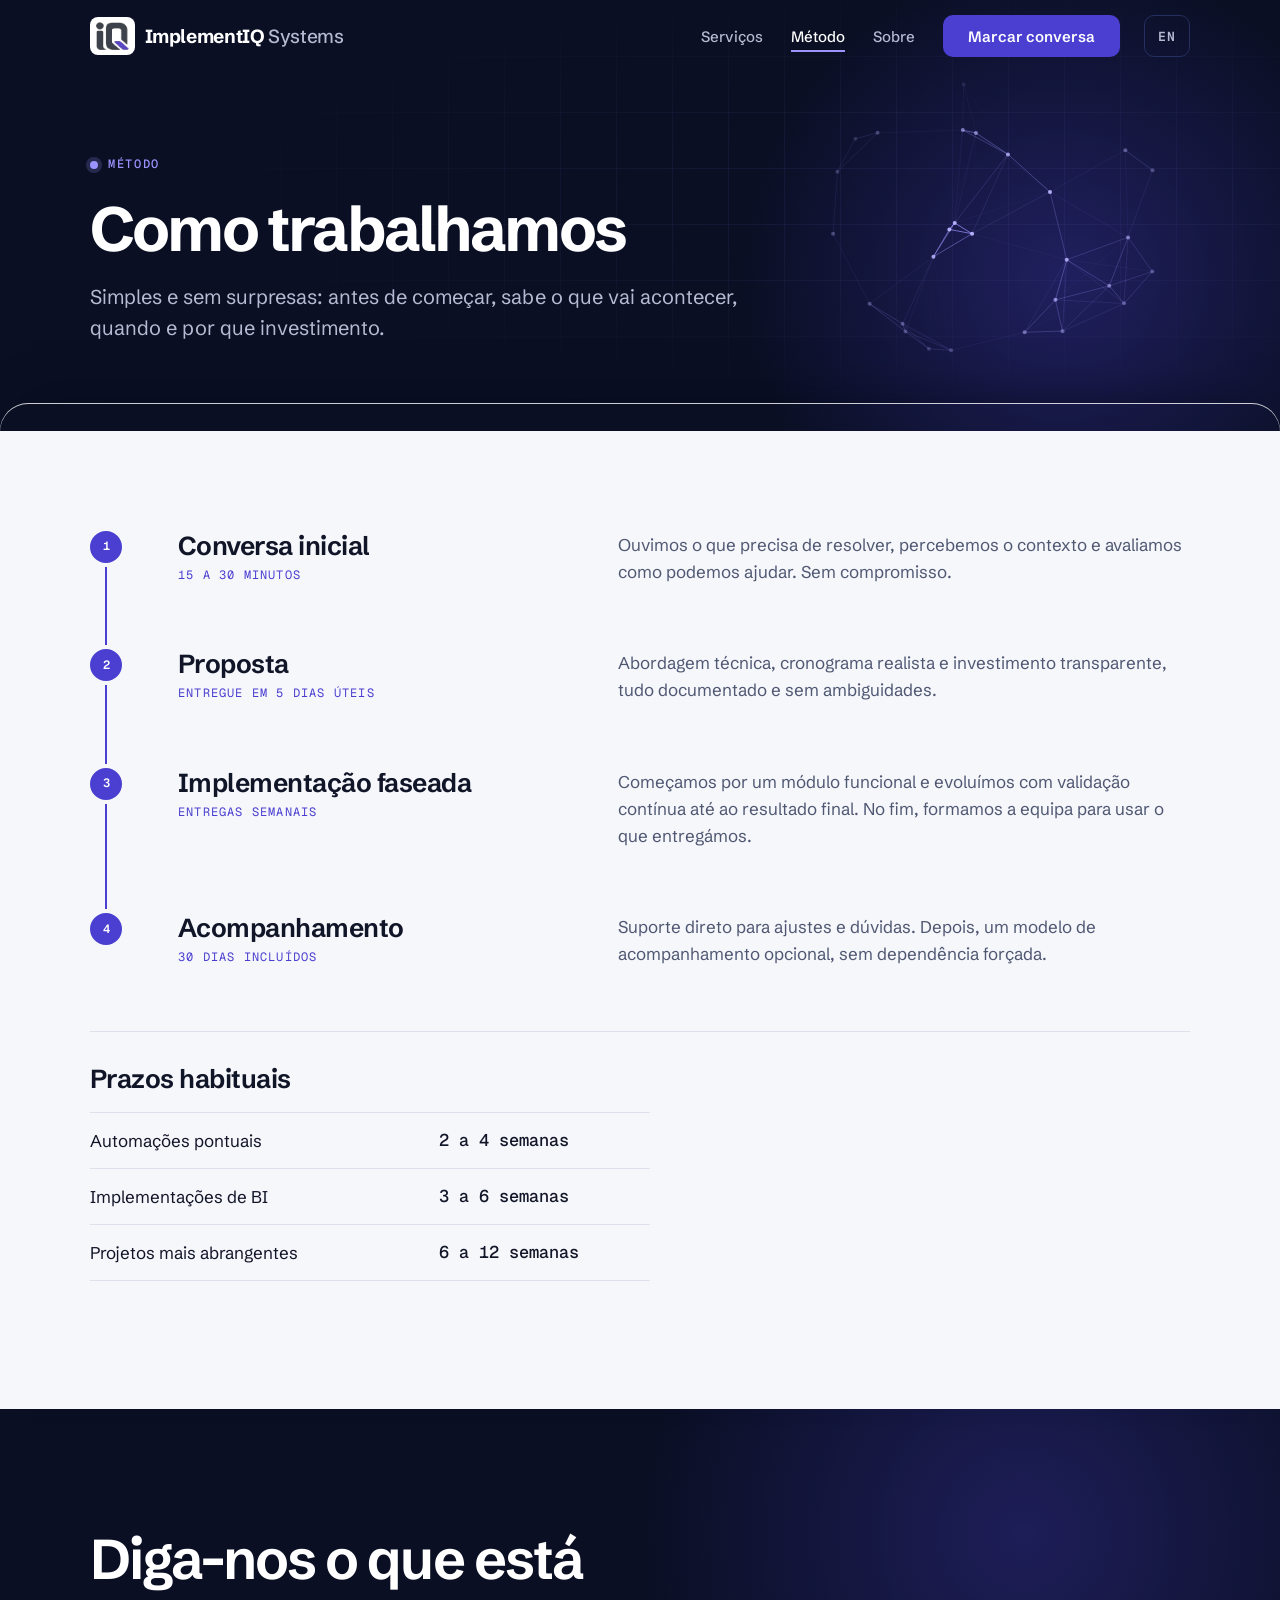
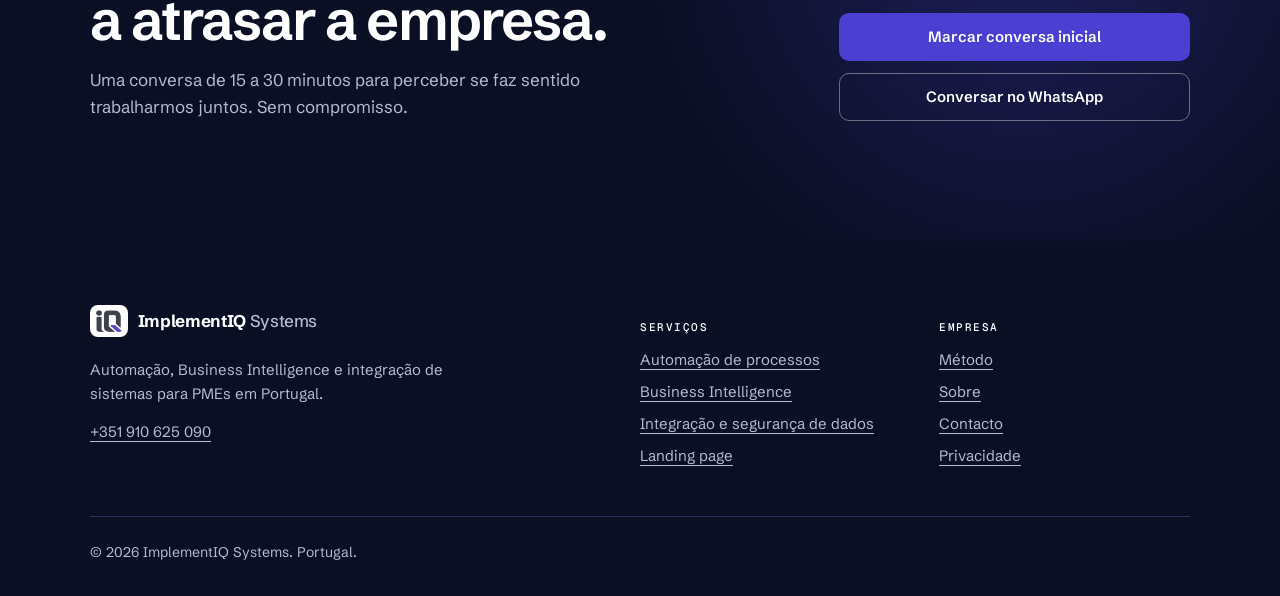
<file: metodo.html>
<!DOCTYPE html>
<html lang="pt-PT">
<head>
    <meta charset="UTF-8">
    <meta name="viewport" content="width=device-width, initial-scale=1.0">

    <title data-pt="Método | ImplementIQ Systems" data-en="Method | ImplementIQ Systems">Método | ImplementIQ Systems</title>

    <meta name="description" content="Como trabalhamos: conversa inicial, proposta em 5 dias úteis, implementação faseada e 30 dias de acompanhamento incluídos." data-pt="Como trabalhamos: conversa inicial, proposta em 5 dias úteis, implementação faseada e 30 dias de acompanhamento incluídos." data-en="How we work: initial conversation, proposal in 5 business days, phased implementation and 30 days of support included.">
    <meta name="theme-color" content="#0a0f24">

    <meta property="og:type" content="website">
    <meta property="og:site_name" content="ImplementIQ Systems">
    <meta property="og:locale" content="pt_PT">
    <meta property="og:title" content="Método | ImplementIQ Systems" data-pt="Método | ImplementIQ Systems" data-en="Method | ImplementIQ Systems">
    <meta property="og:description" content="Como trabalhamos: conversa inicial, proposta em 5 dias úteis, implementação faseada e 30 dias de acompanhamento incluídos." data-pt="Como trabalhamos: conversa inicial, proposta em 5 dias úteis, implementação faseada e 30 dias de acompanhamento incluídos." data-en="How we work: initial conversation, proposal in 5 business days, phased implementation and 30 days of support included.">

    <script>document.documentElement.classList.add("js");</script>
    <link rel="preload" href="fonts/schibsted-grotesk-latin-wght-normal.woff2" as="font" type="font/woff2" crossorigin>
    <link rel="preload" href="fonts/geist-mono-latin-wght-normal.woff2" as="font" type="font/woff2" crossorigin>
    <link rel="stylesheet" href="style.css">
    <link rel="icon" type="image/png" sizes="32x32" href="favicon-32.png">
    <link rel="icon" type="image/png" sizes="48x48" href="favicon-48.png">
    <link rel="apple-touch-icon" href="apple-touch-icon.png">
    <meta name="application-name" content="ImplementIQ">
    <meta name="apple-mobile-web-app-title" content="ImplementIQ">
</head>
<body>

<a class="skip-link" href="#conteudo" data-pt="Saltar para o conteúdo" data-en="Skip to content">Saltar para o conteúdo</a>

<header class="site-header" id="siteHeader">
    <div class="wrap nav">
        <a href="index.html" class="brand" aria-label="ImplementIQ Systems">
            <img src="img/logo-mark.png" alt="" width="85" height="73">
            <span>ImplementIQ <span class="sys">Systems</span></span>
        </a>

        <ul class="nav-links" id="navLinks">
            <li><a href="servicos.html" data-pt="Serviços" data-en="Services">Serviços</a></li>
            <li><a href="metodo.html" aria-current="page" data-pt="Método" data-en="Method">Método</a></li>
            <li><a href="sobre.html" data-pt="Sobre" data-en="About">Sobre</a></li>
            <li><a href="contacto.html#formulario" class="btn btn-primary" data-pt="Marcar conversa" data-en="Book a call">Marcar conversa</a></li>
        </ul>

        <div class="nav-tools">
            <button class="lang-toggle" id="langToggle" type="button" aria-label="Switch to English">EN</button>
            <button class="menu-btn" id="menuBtn" type="button" aria-expanded="false" aria-controls="navLinks" aria-label="Abrir menu">
                <svg width="22" height="22" viewBox="0 0 24 24" fill="none" stroke="currentColor" stroke-width="2" stroke-linecap="round" aria-hidden="true">
                    <line x1="3" y1="7" x2="21" y2="7"/><line x1="3" y1="12" x2="21" y2="12"/><line x1="3" y1="17" x2="21" y2="17"/>
                </svg>
            </button>
        </div>
    </div>
</header>

<main id="conteudo">
<section class="hero page-hero">
    <canvas class="iq-net" aria-hidden="true"></canvas>
    <div class="hero-glow" aria-hidden="true"></div>
    <div class="wrap">
        <p class="eyebrow enter" data-pt="Método" data-en="Method">Método</p>
        <h1 class="enter" style="--d:0.06s" data-pt="Como trabalhamos" data-en="How we work">Como trabalhamos</h1>
        <p class="page-lead enter" style="--d:0.12s" data-pt="Simples e sem surpresas: antes de começar, sabe o que vai acontecer, quando e por que investimento." data-en="Simple and no surprises: before we start, you know what will happen, when, and at what investment.">Simples e sem surpresas: antes de começar, sabe o que vai acontecer, quando e por que investimento.</p>
    </div>
</section>

<section class="section" style="border-top:0">
    <div class="wrap">
        <ol class="steps">
                <li class="step reveal">
                    <span class="step-num" aria-hidden="true">1</span>
                    <div class="step-body">
                        <div>
                            <h2 data-pt="Conversa inicial" data-en="Initial conversation">Conversa inicial</h2>
                            <p class="step-meta" data-pt="15 a 30 minutos" data-en="15 to 30 minutes">15 a 30 minutos</p>
                        </div>
                        <p data-pt="Ouvimos o que precisa de resolver, percebemos o contexto e avaliamos como podemos ajudar. Sem compromisso."
                           data-en="We listen to what you need to solve, understand the context and assess how we can help. No commitment.">Ouvimos o que precisa de resolver, percebemos o contexto e avaliamos como podemos ajudar. Sem compromisso.</p>
                    </div>
                </li>
                <li class="step reveal">
                    <span class="step-num" aria-hidden="true">2</span>
                    <div class="step-body">
                        <div>
                            <h2 data-pt="Proposta" data-en="Proposal">Proposta</h2>
                            <p class="step-meta" data-pt="Entregue em 5 dias úteis" data-en="Delivered in 5 business days">Entregue em 5 dias úteis</p>
                        </div>
                        <p data-pt="Abordagem técnica, cronograma realista e investimento transparente, tudo documentado e sem ambiguidades."
                           data-en="Technical approach, realistic timeline and transparent investment, all documented and unambiguous.">Abordagem técnica, cronograma realista e investimento transparente, tudo documentado e sem ambiguidades.</p>
                    </div>
                </li>
                <li class="step reveal">
                    <span class="step-num" aria-hidden="true">3</span>
                    <div class="step-body">
                        <div>
                            <h2 data-pt="Implementação faseada" data-en="Phased implementation">Implementação faseada</h2>
                            <p class="step-meta" data-pt="Entregas semanais" data-en="Weekly deliveries">Entregas semanais</p>
                        </div>
                        <p data-pt="Começamos por um módulo funcional e evoluímos com validação contínua até ao resultado final. No fim, formamos a equipa para usar o que entregámos."
                           data-en="We start with one working module and evolve it with continuous validation until the final result. At the end, we train your team to use what we delivered.">Começamos por um módulo funcional e evoluímos com validação contínua até ao resultado final. No fim, formamos a equipa para usar o que entregámos.</p>
                    </div>
                </li>
                <li class="step reveal">
                    <span class="step-num" aria-hidden="true">4</span>
                    <div class="step-body">
                        <div>
                            <h2 data-pt="Acompanhamento" data-en="Support">Acompanhamento</h2>
                            <p class="step-meta" data-pt="30 dias incluídos" data-en="30 days included">30 dias incluídos</p>
                        </div>
                        <p data-pt="Suporte direto para ajustes e dúvidas. Depois, um modelo de acompanhamento opcional, sem dependência forçada."
                           data-en="Direct support for adjustments and questions. After that, an optional support model, with no forced dependency.">Suporte direto para ajustes e dúvidas. Depois, um modelo de acompanhamento opcional, sem dependência forçada.</p>
                    </div>
                </li>
            </ol>

        <div class="timeframes reveal">
                <h3 data-pt="Prazos habituais" data-en="Typical timeframes">Prazos habituais</h3>
                <table>
                    <tbody>
                        <tr>
                            <td data-pt="Automações pontuais" data-en="Specific automations">Automações pontuais</td>
                            <td data-pt="2 a 4 semanas" data-en="2 to 4 weeks">2 a 4 semanas</td>
                        </tr>
                        <tr>
                            <td data-pt="Implementações de BI" data-en="BI implementations">Implementações de BI</td>
                            <td data-pt="3 a 6 semanas" data-en="3 to 6 weeks">3 a 6 semanas</td>
                        </tr>
                        <tr>
                            <td data-pt="Projetos mais abrangentes" data-en="Larger projects">Projetos mais abrangentes</td>
                            <td data-pt="6 a 12 semanas" data-en="6 to 12 weeks">6 a 12 semanas</td>
                        </tr>
                    </tbody>
                </table>
            </div>
    </div>
</section>

<section class="cta">
    <div class="wrap">
        <div class="reveal">
            <h2 data-pt="Diga-nos o que está a atrasar a empresa." data-en="Tell us what is slowing your company down.">Diga-nos o que está a atrasar a empresa.</h2>
            <p data-pt="Uma conversa de 15 a 30 minutos para perceber se faz sentido trabalharmos juntos. Sem compromisso." data-en="A 15 to 30 minute conversation to see if it makes sense to work together. No commitment.">Uma conversa de 15 a 30 minutos para perceber se faz sentido trabalharmos juntos. Sem compromisso.</p>
        </div>
        <div class="cta-actions reveal" style="--d:0.1s">
            <a href="contacto.html#formulario" class="btn btn-primary" data-pt="Marcar conversa inicial" data-en="Book an initial call">Marcar conversa inicial</a>
            <a href="https://wa.me/351910625090?text=Ol%C3%A1!%20Vim%20pelo%20site%20da%20ImplementIQ%20Systems%20e%20gostaria%20de%20agendar%20uma%20conversa." data-href-pt="https://wa.me/351910625090?text=Ol%C3%A1!%20Vim%20pelo%20site%20da%20ImplementIQ%20Systems%20e%20gostaria%20de%20agendar%20uma%20conversa." data-href-en="https://wa.me/351910625090?text=Hello!%20I%20found%20ImplementIQ%20Systems%20online%20and%20would%20like%20to%20schedule%20a%20conversation." class="btn btn-ghost" target="_blank" rel="noopener noreferrer" data-pt="Conversar no WhatsApp" data-en="Chat on WhatsApp">Conversar no WhatsApp</a>
        </div>
    </div>
</section>
</main>

<footer class="footer">
    <div class="wrap">
        <div class="footer-grid">
            <div>
                <a href="index.html" class="brand" aria-label="ImplementIQ Systems">
                    <img src="img/logo-mark.png" alt="" width="85" height="73" loading="lazy">
                    <span>ImplementIQ <span class="sys">Systems</span></span>
                </a>
                <p data-pt="Automação, Business Intelligence e integração de sistemas para PMEs em Portugal." data-en="Automation, Business Intelligence and systems integration for SMEs in Portugal.">Automação, Business Intelligence e integração de sistemas para PMEs em Portugal.</p>
                <p><a href="tel:+351910625090">+351 910 625 090</a></p>
            </div>
            <nav data-aria-pt="Serviços" data-aria-en="Services" aria-label="Serviços">
                <p class="footer-title" data-pt="Serviços" data-en="Services">Serviços</p>
                <ul>
                    <li><a href="servicos.html#automacao" data-pt="Automação de processos" data-en="Process automation">Automação de processos</a></li>
                    <li><a href="servicos.html#bi" data-pt="Business Intelligence" data-en="Business Intelligence">Business Intelligence</a></li>
                    <li><a href="servicos.html#integracao" data-pt="Integração e segurança de dados" data-en="Data integration and security">Integração e segurança de dados</a></li>
                    <li><a href="pack.html" data-pt="Landing page" data-en="Landing page">Landing page</a></li>
                </ul>
            </nav>
            <nav data-aria-pt="Empresa" data-aria-en="Company" aria-label="Empresa">
                <p class="footer-title" data-pt="Empresa" data-en="Company">Empresa</p>
                <ul>
                    <li><a href="metodo.html" data-pt="Método" data-en="Method">Método</a></li>
                    <li><a href="sobre.html" data-pt="Sobre" data-en="About">Sobre</a></li>
                    <li><a href="contacto.html" data-pt="Contacto" data-en="Contact">Contacto</a></li>
                    <li><a href="privacidade.html" data-pt="Privacidade" data-en="Privacy">Privacidade</a></li>
                </ul>
            </nav>
        </div>
        <p class="footer-legal">© <span class="year"></span> ImplementIQ Systems. Portugal.</p>
    </div>
</footer>

<script src="core.js"></script>
</body>
</html>
</file>
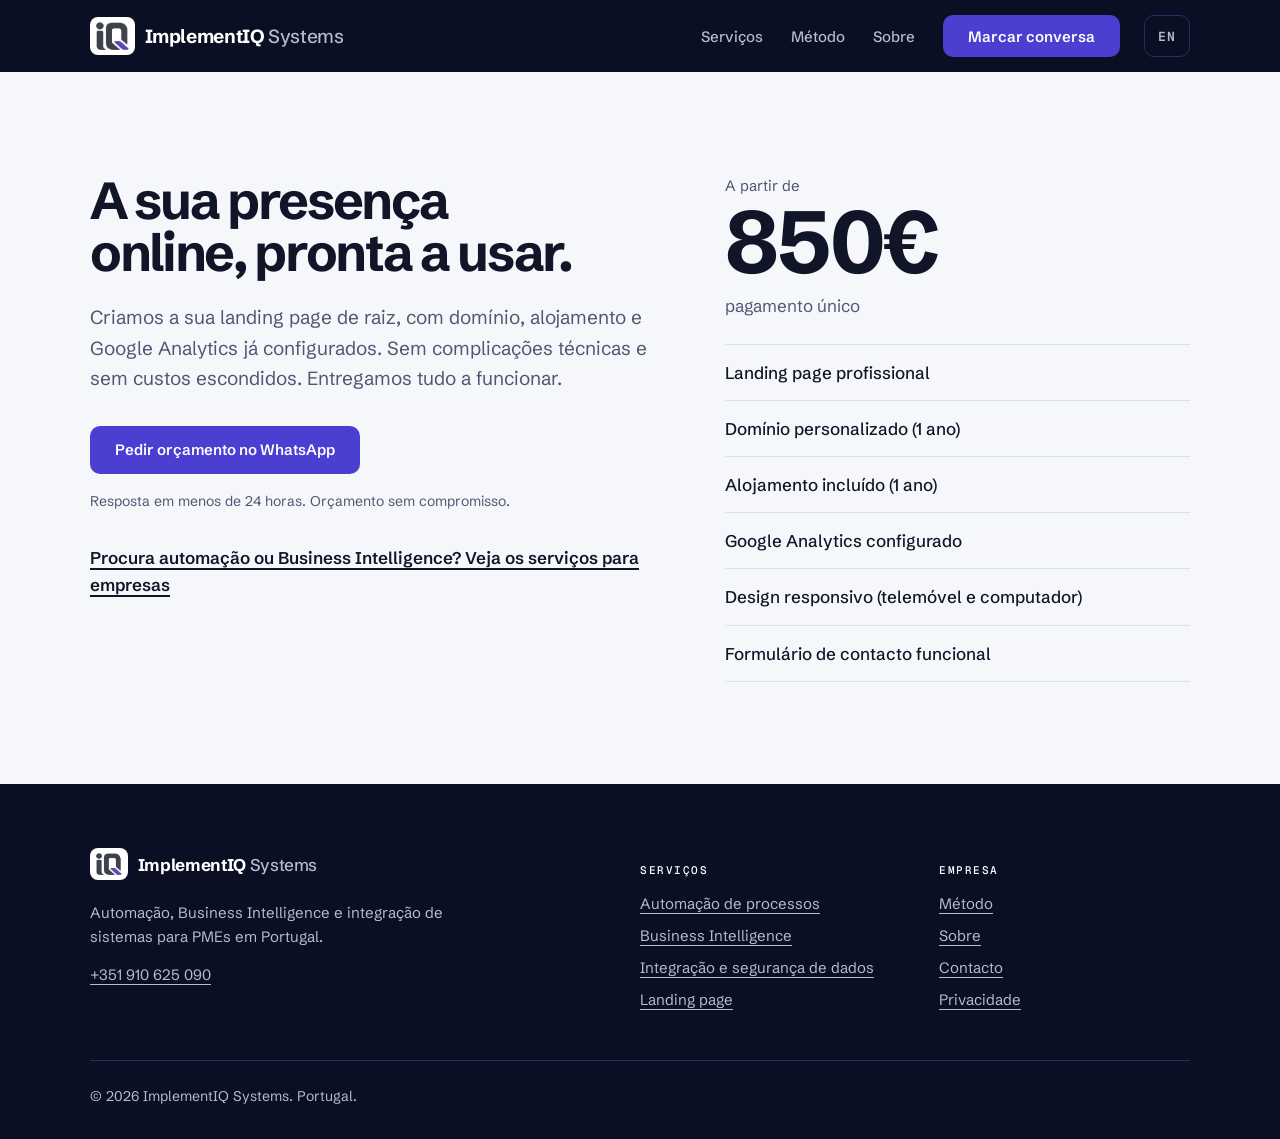
<file: pack.html>
<!DOCTYPE html>
<html lang="pt-PT">
<head>
    <meta charset="UTF-8">
    <meta name="viewport" content="width=device-width, initial-scale=1.0">

    <title data-pt="Pack landing page | ImplementIQ Systems" data-en="Landing page pack | ImplementIQ Systems">Pack landing page | ImplementIQ Systems</title>

    <meta name="description" content="Landing page profissional com domínio, alojamento e Google Analytics configurados, a partir de 850€ em pagamento único." data-pt="Landing page profissional com domínio, alojamento e Google Analytics configurados, a partir de 850€ em pagamento único." data-en="Professional landing page with domain, hosting and Google Analytics set up, from 850€ as a one-time payment.">
    <meta name="theme-color" content="#0a0f24">

    <meta property="og:type" content="website">
    <meta property="og:site_name" content="ImplementIQ Systems">
    <meta property="og:locale" content="pt_PT">
    <meta property="og:title" content="Pack landing page | ImplementIQ Systems" data-pt="Pack landing page | ImplementIQ Systems" data-en="Landing page pack | ImplementIQ Systems">
    <meta property="og:description" content="Landing page profissional com domínio, alojamento e Google Analytics configurados, a partir de 850€ em pagamento único." data-pt="Landing page profissional com domínio, alojamento e Google Analytics configurados, a partir de 850€ em pagamento único." data-en="Professional landing page with domain, hosting and Google Analytics set up, from 850€ as a one-time payment.">

    <script>document.documentElement.classList.add("js");</script>
    <link rel="preload" href="fonts/schibsted-grotesk-latin-wght-normal.woff2" as="font" type="font/woff2" crossorigin>
    <link rel="preload" href="fonts/geist-mono-latin-wght-normal.woff2" as="font" type="font/woff2" crossorigin>
    <link rel="stylesheet" href="style.css">
    <link rel="icon" type="image/png" sizes="32x32" href="favicon-32.png">
    <link rel="icon" type="image/png" sizes="48x48" href="favicon-48.png">
    <link rel="apple-touch-icon" href="apple-touch-icon.png">
    <meta name="application-name" content="ImplementIQ">
    <meta name="apple-mobile-web-app-title" content="ImplementIQ">
</head>
<body>

<a class="skip-link" href="#conteudo" data-pt="Saltar para o conteúdo" data-en="Skip to content">Saltar para o conteúdo</a>

<header class="site-header solid" id="siteHeader">
    <div class="wrap nav">
        <a href="index.html" class="brand" aria-label="ImplementIQ Systems">
            <img src="img/logo-mark.png" alt="" width="85" height="73">
            <span>ImplementIQ <span class="sys">Systems</span></span>
        </a>

        <ul class="nav-links" id="navLinks">
            <li><a href="servicos.html" data-pt="Serviços" data-en="Services">Serviços</a></li>
            <li><a href="metodo.html" data-pt="Método" data-en="Method">Método</a></li>
            <li><a href="sobre.html" data-pt="Sobre" data-en="About">Sobre</a></li>
            <li><a href="contacto.html#formulario" class="btn btn-primary" data-pt="Marcar conversa" data-en="Book a call">Marcar conversa</a></li>
        </ul>

        <div class="nav-tools">
            <button class="lang-toggle" id="langToggle" type="button" aria-label="Switch to English">EN</button>
            <button class="menu-btn" id="menuBtn" type="button" aria-expanded="false" aria-controls="navLinks" aria-label="Abrir menu">
                <svg width="22" height="22" viewBox="0 0 24 24" fill="none" stroke="currentColor" stroke-width="2" stroke-linecap="round" aria-hidden="true">
                    <line x1="3" y1="7" x2="21" y2="7"/><line x1="3" y1="12" x2="21" y2="12"/><line x1="3" y1="17" x2="21" y2="17"/>
                </svg>
            </button>
        </div>
    </div>
</header>

<main id="conteudo">
    <section class="pack-hero">
        <div class="wrap pack-layout">
            <div>
                <h1 data-pt="A sua presença online, pronta a usar." data-en="Your online presence, ready to use.">A sua presença online, pronta a usar.</h1>

                <p class="lead"
                   data-pt="Criamos a sua landing page de raiz, com domínio, alojamento e Google Analytics já configurados. Sem complicações técnicas e sem custos escondidos. Entregamos tudo a funcionar."
                   data-en="We build your landing page from scratch, with domain, hosting and Google Analytics already set up. No technical hassle and no hidden costs. We deliver everything working.">Criamos a sua landing page de raiz, com domínio, alojamento e Google Analytics já configurados. Sem complicações técnicas e sem custos escondidos. Entregamos tudo a funcionar.</p>

                <a class="btn btn-primary"
                   href="https://wa.me/351910625090?text=Ol%C3%A1!%20Tenho%20interesse%20no%20Pack%20Landing%20Page%20da%20ImplementIQ."
                   data-href-pt="https://wa.me/351910625090?text=Ol%C3%A1!%20Tenho%20interesse%20no%20Pack%20Landing%20Page%20da%20ImplementIQ."
                   data-href-en="https://wa.me/351910625090?text=Hello!%20I%20am%20interested%20in%20the%20ImplementIQ%20Landing%20Page%20Pack."
                   target="_blank" rel="noopener noreferrer"
                   data-pt="Pedir orçamento no WhatsApp" data-en="Request a quote on WhatsApp">Pedir orçamento no WhatsApp</a>

                <p class="pack-note" data-pt="Resposta em menos de 24 horas. Orçamento sem compromisso."
                   data-en="Reply within 24 hours. No-commitment quote.">Resposta em menos de 24 horas. Orçamento sem compromisso.</p>

                <p class="pack-back">
                    <a class="link" href="servicos.html" data-pt="Procura automação ou Business Intelligence? Veja os serviços para empresas"
                       data-en="Looking for automation or Business Intelligence? See our services for companies">Procura automação ou Business Intelligence? Veja os serviços para empresas</a>
                </p>
            </div>

            <div>
                <div class="pack-price">
                    <span class="from" data-pt="A partir de" data-en="Starting from">A partir de</span>
                    <span class="amount">850€</span>
                    <span class="once" data-pt="pagamento único" data-en="one-time payment">pagamento único</span>
                </div>

                <ul class="pack-list">
                    <li data-pt="Landing page profissional" data-en="Professional landing page">Landing page profissional</li>
                    <li data-pt="Domínio personalizado (1 ano)" data-en="Custom domain (1 year)">Domínio personalizado (1 ano)</li>
                    <li data-pt="Alojamento incluído (1 ano)" data-en="Hosting included (1 year)">Alojamento incluído (1 ano)</li>
                    <li data-pt="Google Analytics configurado" data-en="Google Analytics set up">Google Analytics configurado</li>
                    <li data-pt="Design responsivo (telemóvel e computador)" data-en="Responsive design (mobile and desktop)">Design responsivo (telemóvel e computador)</li>
                    <li data-pt="Formulário de contacto funcional" data-en="Working contact form">Formulário de contacto funcional</li>
                </ul>
            </div>
        </div>
    </section>
</main>

<footer class="footer">
    <div class="wrap">
        <div class="footer-grid">
            <div>
                <a href="index.html" class="brand" aria-label="ImplementIQ Systems">
                    <img src="img/logo-mark.png" alt="" width="85" height="73" loading="lazy">
                    <span>ImplementIQ <span class="sys">Systems</span></span>
                </a>
                <p data-pt="Automação, Business Intelligence e integração de sistemas para PMEs em Portugal." data-en="Automation, Business Intelligence and systems integration for SMEs in Portugal.">Automação, Business Intelligence e integração de sistemas para PMEs em Portugal.</p>
                <p><a href="tel:+351910625090">+351 910 625 090</a></p>
            </div>
            <nav data-aria-pt="Serviços" data-aria-en="Services" aria-label="Serviços">
                <p class="footer-title" data-pt="Serviços" data-en="Services">Serviços</p>
                <ul>
                    <li><a href="servicos.html#automacao" data-pt="Automação de processos" data-en="Process automation">Automação de processos</a></li>
                    <li><a href="servicos.html#bi" data-pt="Business Intelligence" data-en="Business Intelligence">Business Intelligence</a></li>
                    <li><a href="servicos.html#integracao" data-pt="Integração e segurança de dados" data-en="Data integration and security">Integração e segurança de dados</a></li>
                    <li><a href="pack.html" data-pt="Landing page" data-en="Landing page">Landing page</a></li>
                </ul>
            </nav>
            <nav data-aria-pt="Empresa" data-aria-en="Company" aria-label="Empresa">
                <p class="footer-title" data-pt="Empresa" data-en="Company">Empresa</p>
                <ul>
                    <li><a href="metodo.html" data-pt="Método" data-en="Method">Método</a></li>
                    <li><a href="sobre.html" data-pt="Sobre" data-en="About">Sobre</a></li>
                    <li><a href="contacto.html" data-pt="Contacto" data-en="Contact">Contacto</a></li>
                    <li><a href="privacidade.html" data-pt="Privacidade" data-en="Privacy">Privacidade</a></li>
                </ul>
            </nav>
        </div>
        <p class="footer-legal">© <span class="year"></span> ImplementIQ Systems. Portugal.</p>
    </div>
</footer>

<script src="core.js"></script>
</body>
</html>
</file>
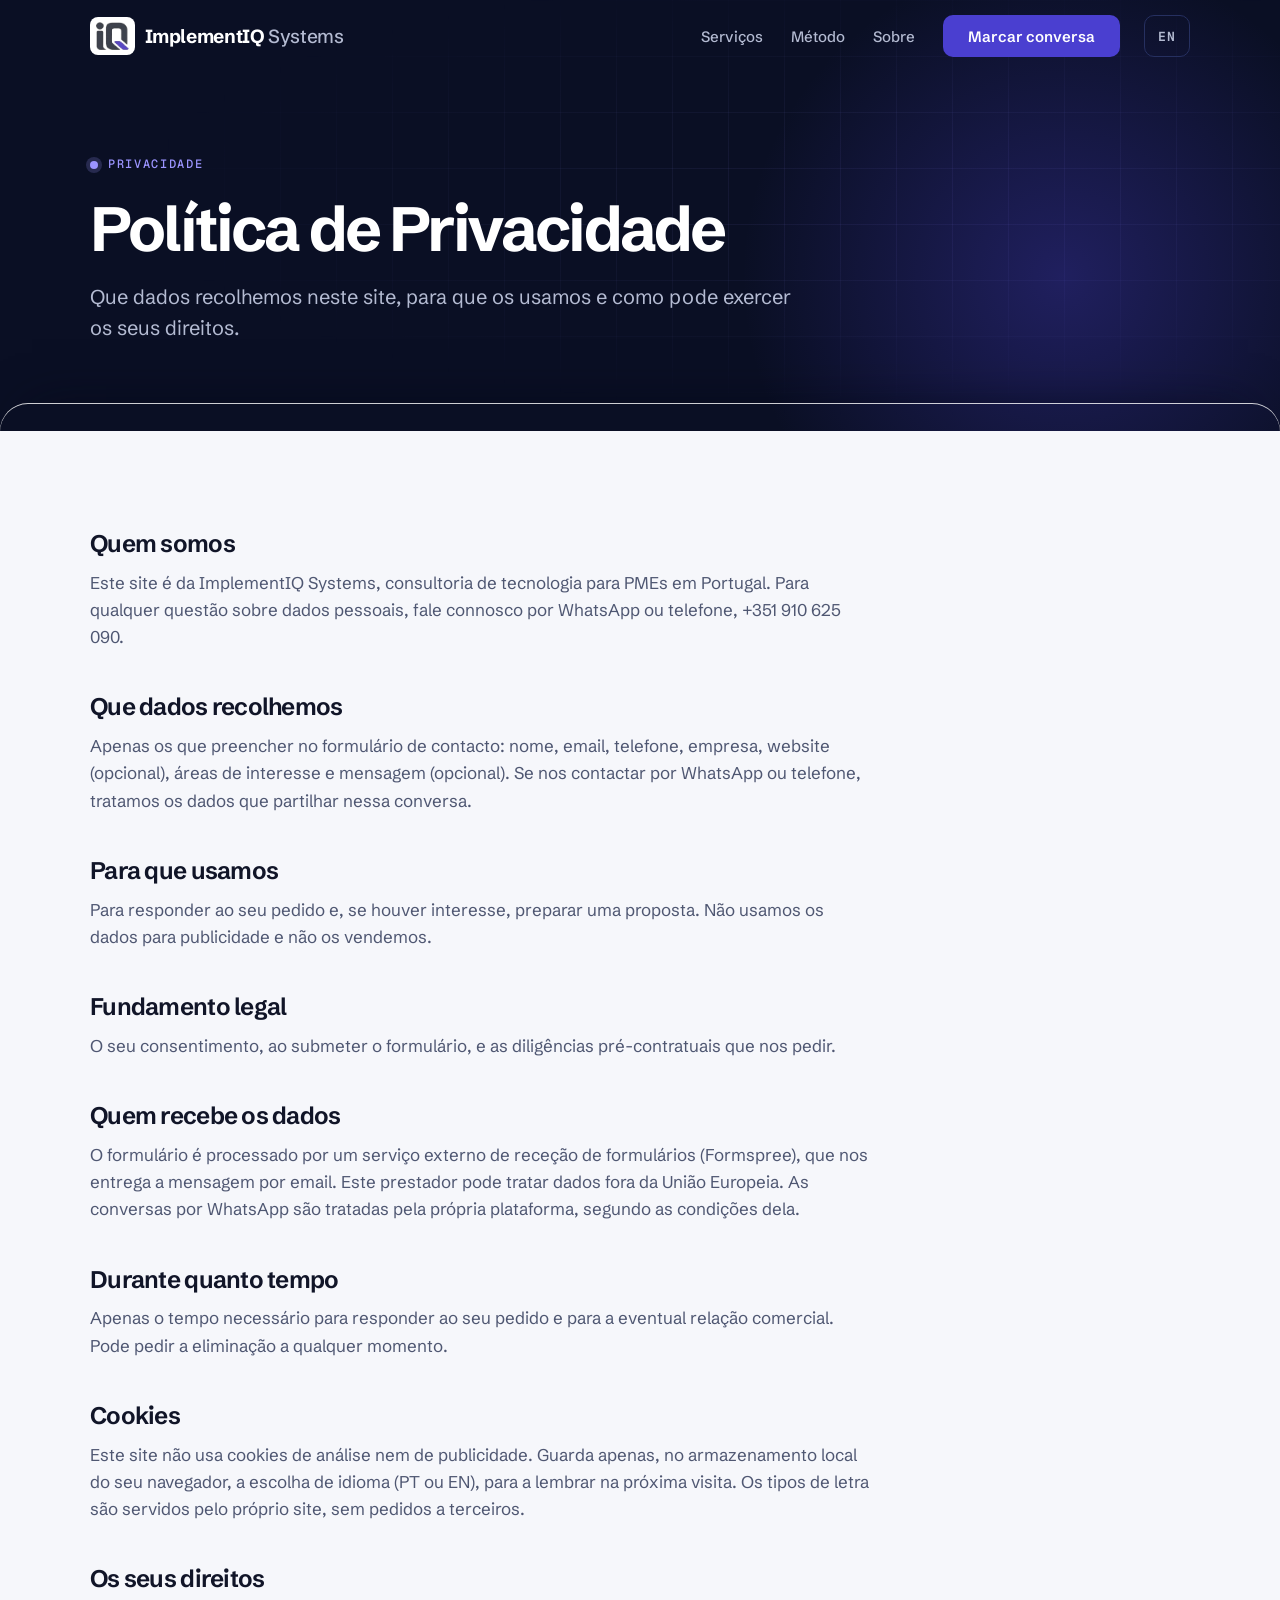
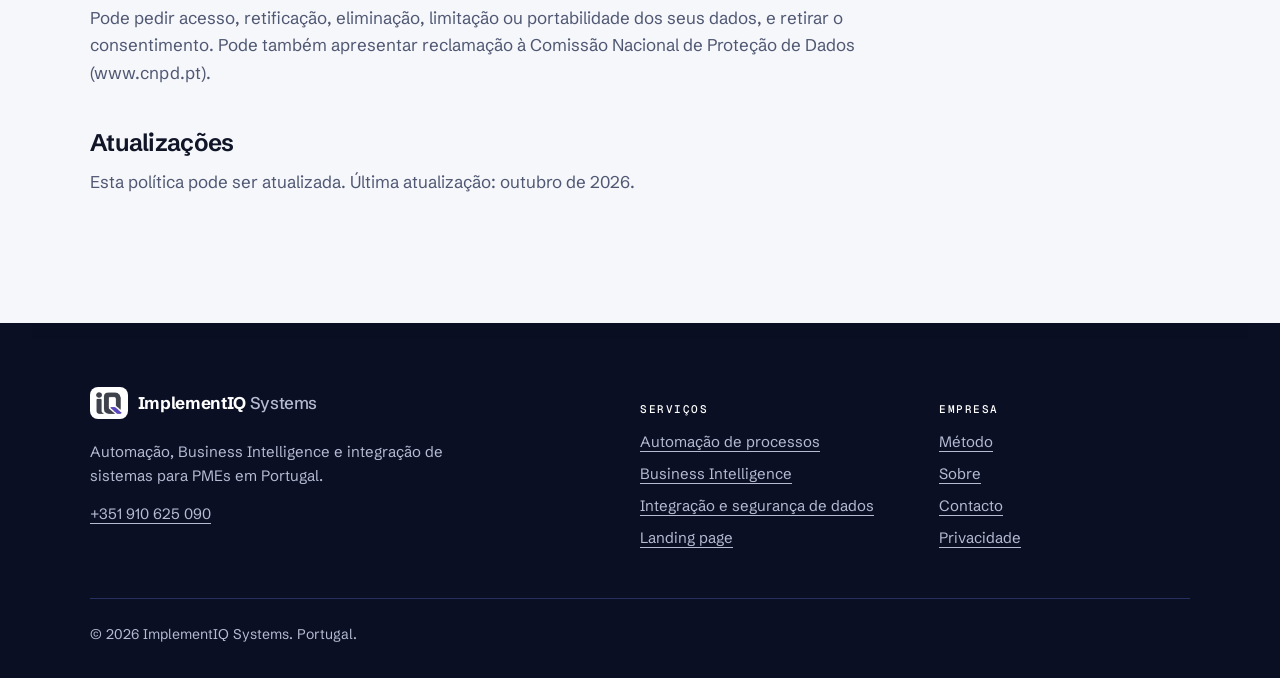
<file: privacidade.html>
<!DOCTYPE html>
<html lang="pt-PT">
<head>
    <meta charset="UTF-8">
    <meta name="viewport" content="width=device-width, initial-scale=1.0">

    <title data-pt="Política de Privacidade | ImplementIQ Systems" data-en="Privacy Policy | ImplementIQ Systems">Política de Privacidade | ImplementIQ Systems</title>

    <meta name="description" content="Que dados recolhemos neste site, para que os usamos e como pode exercer os seus direitos." data-pt="Que dados recolhemos neste site, para que os usamos e como pode exercer os seus direitos." data-en="What data we collect on this site, what we use it for and how you can exercise your rights.">
    <meta name="theme-color" content="#0a0f24">

    <meta property="og:type" content="website">
    <meta property="og:site_name" content="ImplementIQ Systems">
    <meta property="og:locale" content="pt_PT">
    <meta property="og:title" content="Política de Privacidade | ImplementIQ Systems" data-pt="Política de Privacidade | ImplementIQ Systems" data-en="Privacy Policy | ImplementIQ Systems">
    <meta property="og:description" content="Que dados recolhemos neste site, para que os usamos e como pode exercer os seus direitos." data-pt="Que dados recolhemos neste site, para que os usamos e como pode exercer os seus direitos." data-en="What data we collect on this site, what we use it for and how you can exercise your rights.">

    <script>document.documentElement.classList.add("js");</script>
    <link rel="preload" href="fonts/schibsted-grotesk-latin-wght-normal.woff2" as="font" type="font/woff2" crossorigin>
    <link rel="preload" href="fonts/geist-mono-latin-wght-normal.woff2" as="font" type="font/woff2" crossorigin>
    <link rel="stylesheet" href="style.css">
    <link rel="icon" type="image/png" sizes="32x32" href="favicon-32.png">
    <link rel="icon" type="image/png" sizes="48x48" href="favicon-48.png">
    <link rel="apple-touch-icon" href="apple-touch-icon.png">
    <meta name="application-name" content="ImplementIQ">
    <meta name="apple-mobile-web-app-title" content="ImplementIQ">
</head>
<body>

<a class="skip-link" href="#conteudo" data-pt="Saltar para o conteúdo" data-en="Skip to content">Saltar para o conteúdo</a>

<header class="site-header" id="siteHeader">
    <div class="wrap nav">
        <a href="index.html" class="brand" aria-label="ImplementIQ Systems">
            <img src="img/logo-mark.png" alt="" width="85" height="73">
            <span>ImplementIQ <span class="sys">Systems</span></span>
        </a>

        <ul class="nav-links" id="navLinks">
            <li><a href="servicos.html" data-pt="Serviços" data-en="Services">Serviços</a></li>
            <li><a href="metodo.html" data-pt="Método" data-en="Method">Método</a></li>
            <li><a href="sobre.html" data-pt="Sobre" data-en="About">Sobre</a></li>
            <li><a href="contacto.html#formulario" class="btn btn-primary" data-pt="Marcar conversa" data-en="Book a call">Marcar conversa</a></li>
        </ul>

        <div class="nav-tools">
            <button class="lang-toggle" id="langToggle" type="button" aria-label="Switch to English">EN</button>
            <button class="menu-btn" id="menuBtn" type="button" aria-expanded="false" aria-controls="navLinks" aria-label="Abrir menu">
                <svg width="22" height="22" viewBox="0 0 24 24" fill="none" stroke="currentColor" stroke-width="2" stroke-linecap="round" aria-hidden="true">
                    <line x1="3" y1="7" x2="21" y2="7"/><line x1="3" y1="12" x2="21" y2="12"/><line x1="3" y1="17" x2="21" y2="17"/>
                </svg>
            </button>
        </div>
    </div>
</header>

<main id="conteudo">
<section class="hero page-hero">
    <div class="hero-glow" aria-hidden="true"></div>
    <div class="wrap">
        <p class="eyebrow enter" data-pt="Privacidade" data-en="Privacy">Privacidade</p>
        <h1 class="enter" style="--d:0.06s" data-pt="Política de Privacidade" data-en="Privacy Policy">Política de Privacidade</h1>
        <p class="page-lead enter" style="--d:0.12s" data-pt="Que dados recolhemos neste site, para que os usamos e como pode exercer os seus direitos." data-en="What data we collect on this site, what we use it for and how you can exercise your rights.">Que dados recolhemos neste site, para que os usamos e como pode exercer os seus direitos.</p>
    </div>
</section>

<!-- A completar antes de publicar: designação legal, NIF e morada do responsável pelo tratamento. -->
<section class="section" style="border-top:0">
    <div class="wrap">
        <div class="prose">
            <h2 data-pt="Quem somos" data-en="Who we are">Quem somos</h2>
            <p data-pt="Este site é da ImplementIQ Systems, consultoria de tecnologia para PMEs em Portugal. Para qualquer questão sobre dados pessoais, fale connosco por WhatsApp ou telefone, +351 910 625 090." data-en="This site belongs to ImplementIQ Systems, a technology consultancy for SMEs in Portugal. For any question about personal data, contact us by WhatsApp or phone, +351 910 625 090.">Este site é da ImplementIQ Systems, consultoria de tecnologia para PMEs em Portugal. Para qualquer questão sobre dados pessoais, fale connosco por WhatsApp ou telefone, +351 910 625 090.</p>
            <h2 data-pt="Que dados recolhemos" data-en="What data we collect">Que dados recolhemos</h2>
            <p data-pt="Apenas os que preencher no formulário de contacto: nome, email, telefone, empresa, website (opcional), áreas de interesse e mensagem (opcional). Se nos contactar por WhatsApp ou telefone, tratamos os dados que partilhar nessa conversa." data-en="Only what you fill in on the contact form: name, email, phone, company, website (optional), areas of interest and message (optional). If you contact us by WhatsApp or phone, we process the data you share in that conversation.">Apenas os que preencher no formulário de contacto: nome, email, telefone, empresa, website (opcional), áreas de interesse e mensagem (opcional). Se nos contactar por WhatsApp ou telefone, tratamos os dados que partilhar nessa conversa.</p>
            <h2 data-pt="Para que usamos" data-en="What we use it for">Para que usamos</h2>
            <p data-pt="Para responder ao seu pedido e, se houver interesse, preparar uma proposta. Não usamos os dados para publicidade e não os vendemos." data-en="To answer your request and, if there is interest, prepare a proposal. We do not use the data for advertising and we do not sell it.">Para responder ao seu pedido e, se houver interesse, preparar uma proposta. Não usamos os dados para publicidade e não os vendemos.</p>
            <h2 data-pt="Fundamento legal" data-en="Legal basis">Fundamento legal</h2>
            <p data-pt="O seu consentimento, ao submeter o formulário, e as diligências pré-contratuais que nos pedir." data-en="Your consent, when you submit the form, and pre-contractual steps you ask us to take.">O seu consentimento, ao submeter o formulário, e as diligências pré-contratuais que nos pedir.</p>
            <h2 data-pt="Quem recebe os dados" data-en="Who receives the data">Quem recebe os dados</h2>
            <p data-pt="O formulário é processado por um serviço externo de receção de formulários (Formspree), que nos entrega a mensagem por email. Este prestador pode tratar dados fora da União Europeia. As conversas por WhatsApp são tratadas pela própria plataforma, segundo as condições dela." data-en="The form is processed by an external form-handling service (Formspree), which delivers the message to us by email. This provider may process data outside the European Union. WhatsApp conversations are handled by the platform itself, under its own terms.">O formulário é processado por um serviço externo de receção de formulários (Formspree), que nos entrega a mensagem por email. Este prestador pode tratar dados fora da União Europeia. As conversas por WhatsApp são tratadas pela própria plataforma, segundo as condições dela.</p>
            <h2 data-pt="Durante quanto tempo" data-en="How long we keep it">Durante quanto tempo</h2>
            <p data-pt="Apenas o tempo necessário para responder ao seu pedido e para a eventual relação comercial. Pode pedir a eliminação a qualquer momento." data-en="Only as long as needed to answer your request and for any resulting business relationship. You can ask for deletion at any time.">Apenas o tempo necessário para responder ao seu pedido e para a eventual relação comercial. Pode pedir a eliminação a qualquer momento.</p>
            <h2 data-pt="Cookies" data-en="Cookies">Cookies</h2>
            <p data-pt="Este site não usa cookies de análise nem de publicidade. Guarda apenas, no armazenamento local do seu navegador, a escolha de idioma (PT ou EN), para a lembrar na próxima visita. Os tipos de letra são servidos pelo próprio site, sem pedidos a terceiros." data-en="This site does not use analytics or advertising cookies. It only stores, in your browser's local storage, your language choice (PT or EN), to remember it on your next visit. Fonts are served by the site itself, with no requests to third parties.">Este site não usa cookies de análise nem de publicidade. Guarda apenas, no armazenamento local do seu navegador, a escolha de idioma (PT ou EN), para a lembrar na próxima visita. Os tipos de letra são servidos pelo próprio site, sem pedidos a terceiros.</p>
            <h2 data-pt="Os seus direitos" data-en="Your rights">Os seus direitos</h2>
            <p data-pt="Pode pedir acesso, retificação, eliminação, limitação ou portabilidade dos seus dados, e retirar o consentimento. Pode também apresentar reclamação à Comissão Nacional de Proteção de Dados (www.cnpd.pt)." data-en="You can ask for access, rectification, erasure, restriction or portability of your data, and withdraw your consent. You can also lodge a complaint with the Portuguese data protection authority, the CNPD (www.cnpd.pt).">Pode pedir acesso, retificação, eliminação, limitação ou portabilidade dos seus dados, e retirar o consentimento. Pode também apresentar reclamação à Comissão Nacional de Proteção de Dados (www.cnpd.pt).</p>
            <h2 data-pt="Atualizações" data-en="Updates">Atualizações</h2>
            <p data-pt="Esta política pode ser atualizada. Última atualização: outubro de 2026." data-en="This policy may be updated. Last updated: October 2026.">Esta política pode ser atualizada. Última atualização: outubro de 2026.</p>
        </div>
    </div>
</section>
</main>

<footer class="footer">
    <div class="wrap">
        <div class="footer-grid">
            <div>
                <a href="index.html" class="brand" aria-label="ImplementIQ Systems">
                    <img src="img/logo-mark.png" alt="" width="85" height="73" loading="lazy">
                    <span>ImplementIQ <span class="sys">Systems</span></span>
                </a>
                <p data-pt="Automação, Business Intelligence e integração de sistemas para PMEs em Portugal." data-en="Automation, Business Intelligence and systems integration for SMEs in Portugal.">Automação, Business Intelligence e integração de sistemas para PMEs em Portugal.</p>
                <p><a href="tel:+351910625090">+351 910 625 090</a></p>
            </div>
            <nav data-aria-pt="Serviços" data-aria-en="Services" aria-label="Serviços">
                <p class="footer-title" data-pt="Serviços" data-en="Services">Serviços</p>
                <ul>
                    <li><a href="servicos.html#automacao" data-pt="Automação de processos" data-en="Process automation">Automação de processos</a></li>
                    <li><a href="servicos.html#bi" data-pt="Business Intelligence" data-en="Business Intelligence">Business Intelligence</a></li>
                    <li><a href="servicos.html#integracao" data-pt="Integração e segurança de dados" data-en="Data integration and security">Integração e segurança de dados</a></li>
                    <li><a href="pack.html" data-pt="Landing page" data-en="Landing page">Landing page</a></li>
                </ul>
            </nav>
            <nav data-aria-pt="Empresa" data-aria-en="Company" aria-label="Empresa">
                <p class="footer-title" data-pt="Empresa" data-en="Company">Empresa</p>
                <ul>
                    <li><a href="metodo.html" data-pt="Método" data-en="Method">Método</a></li>
                    <li><a href="sobre.html" data-pt="Sobre" data-en="About">Sobre</a></li>
                    <li><a href="contacto.html" data-pt="Contacto" data-en="Contact">Contacto</a></li>
                    <li><a href="privacidade.html" data-pt="Privacidade" data-en="Privacy">Privacidade</a></li>
                </ul>
            </nav>
        </div>
        <p class="footer-legal">© <span class="year"></span> ImplementIQ Systems. Portugal.</p>
    </div>
</footer>

<script src="core.js"></script>
</body>
</html>
</file>
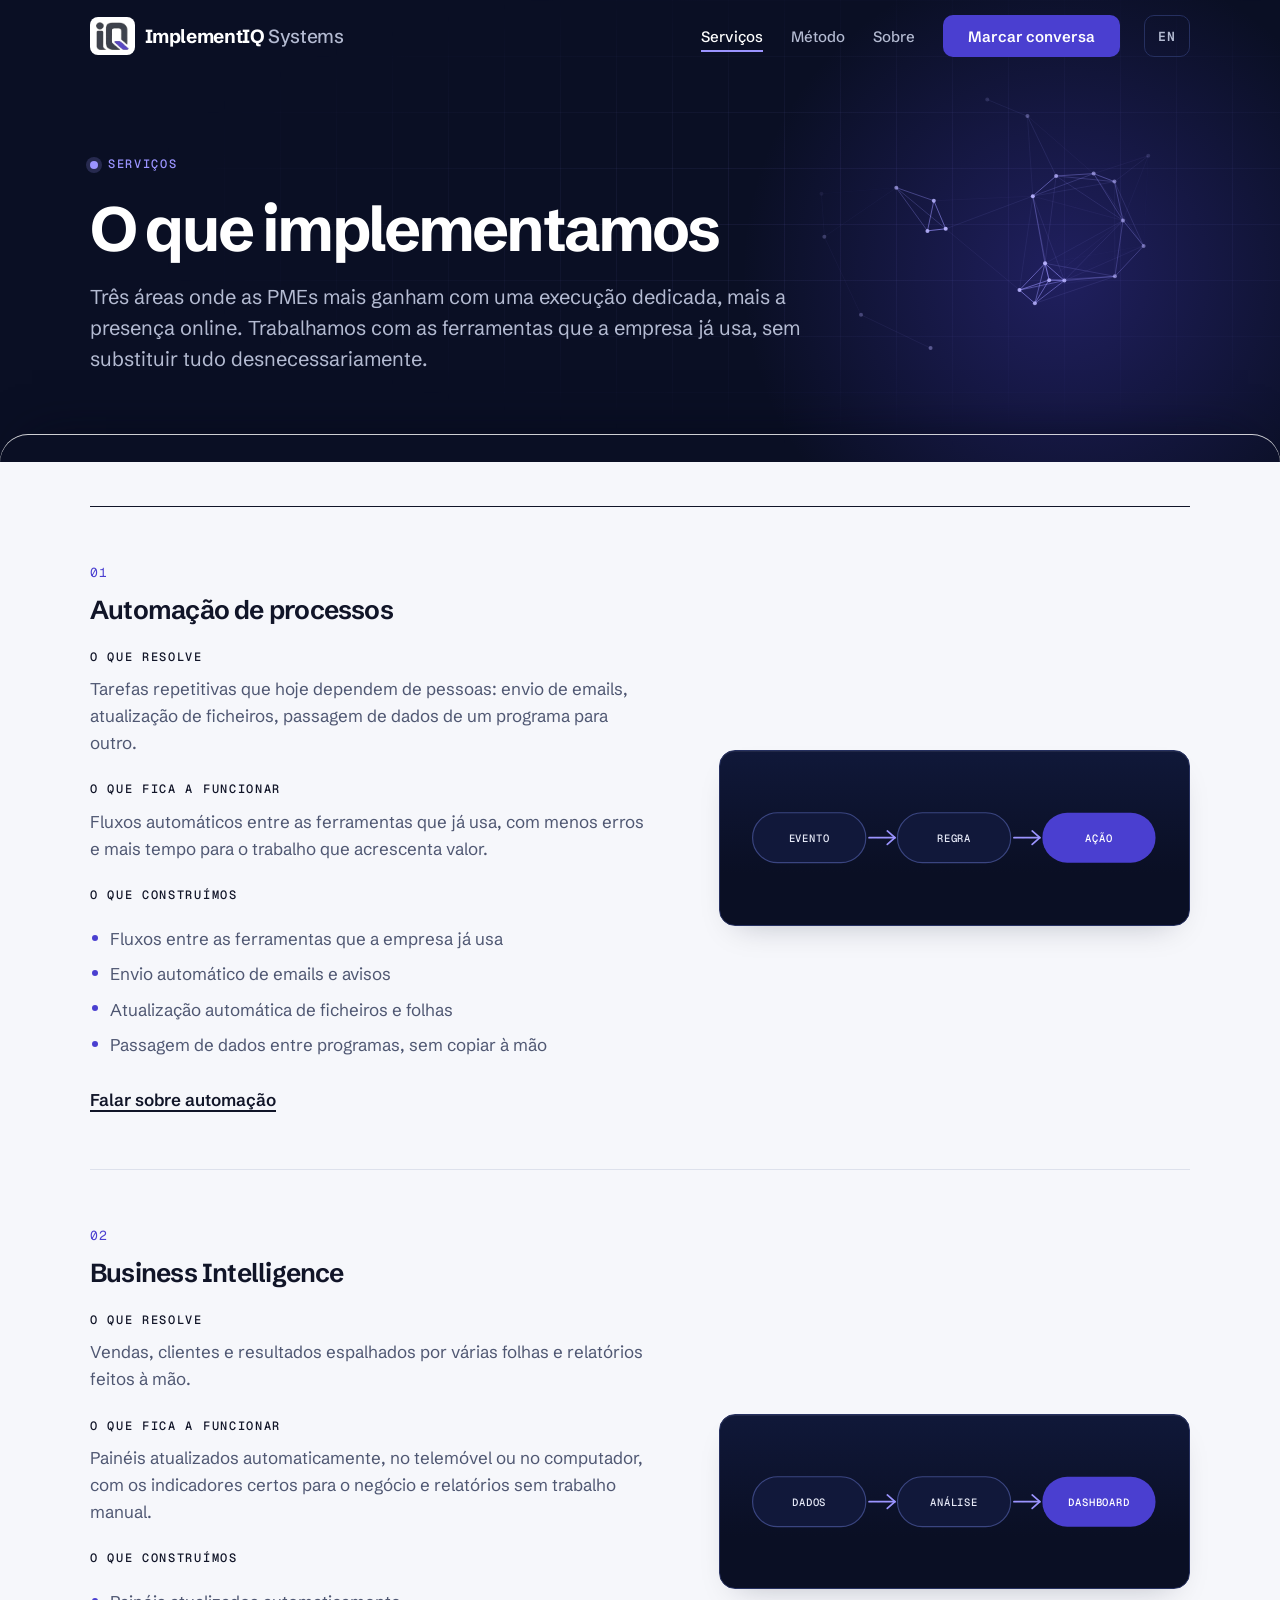
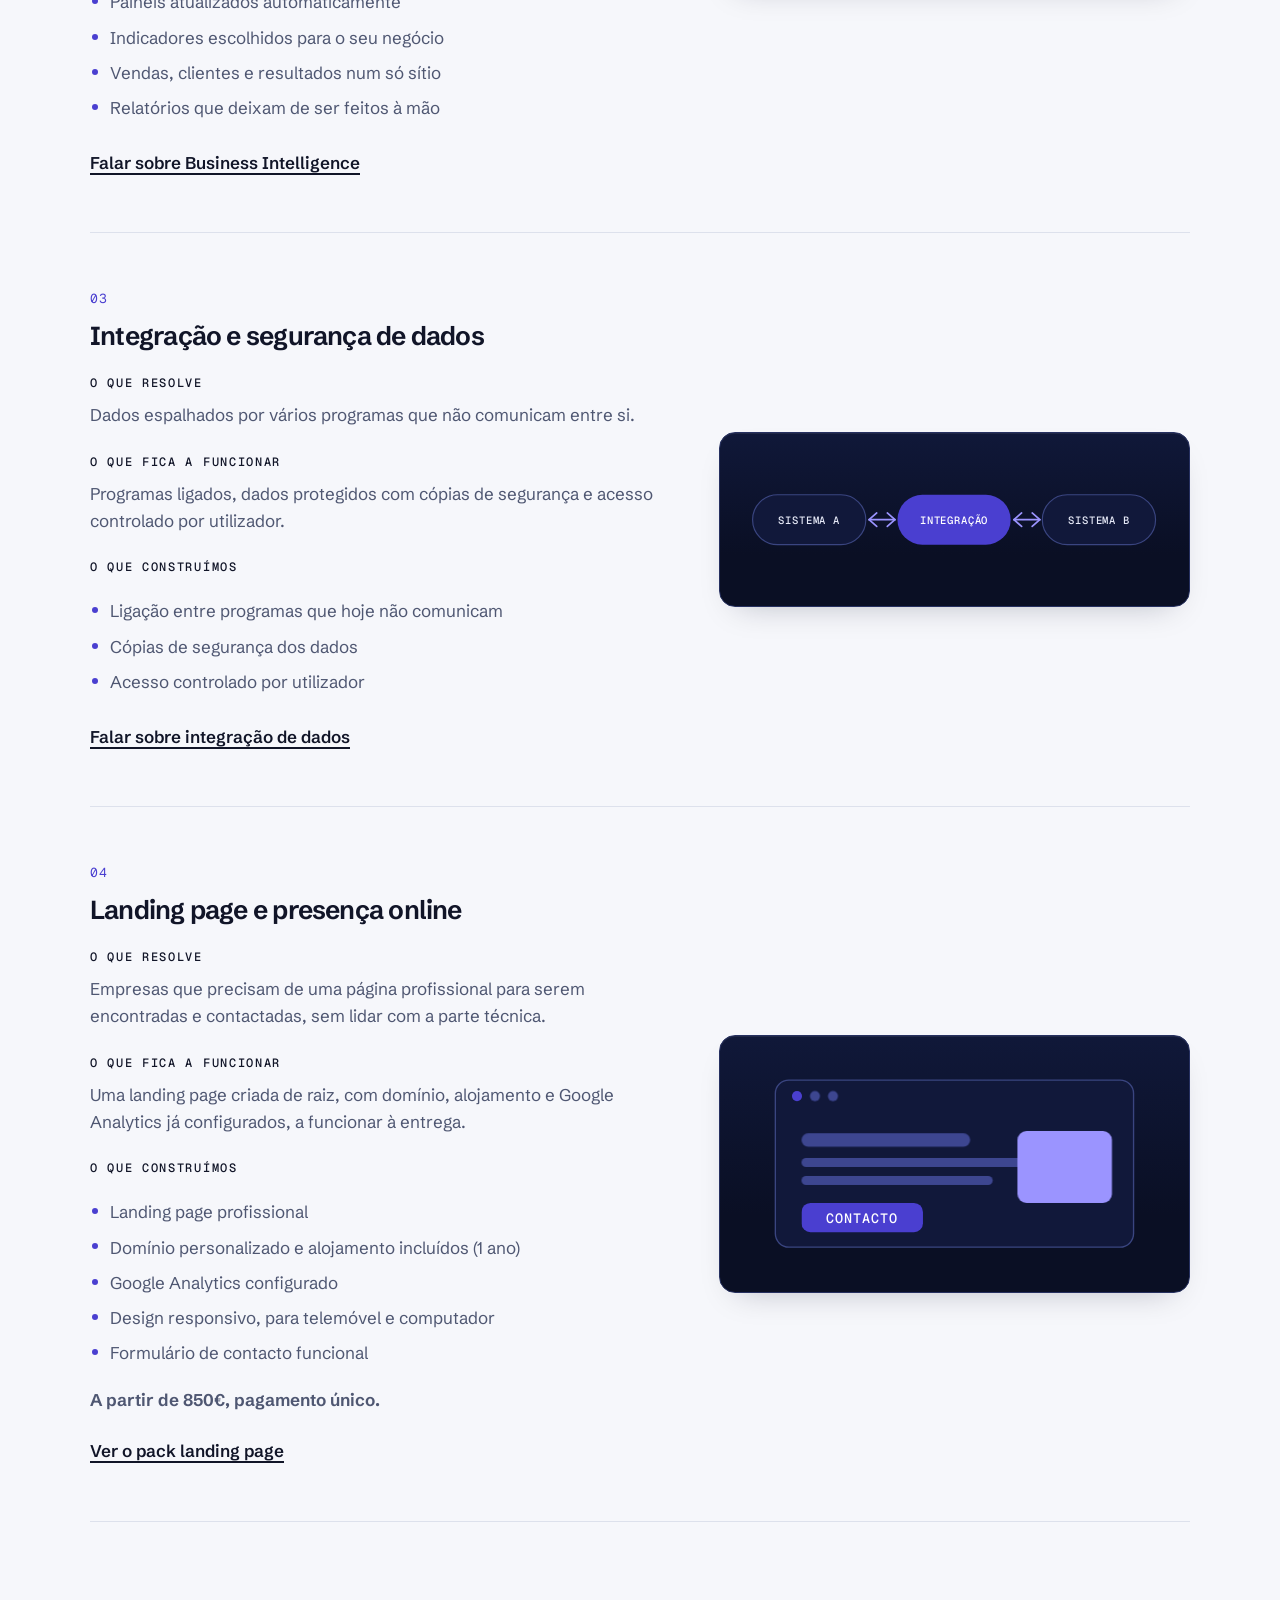
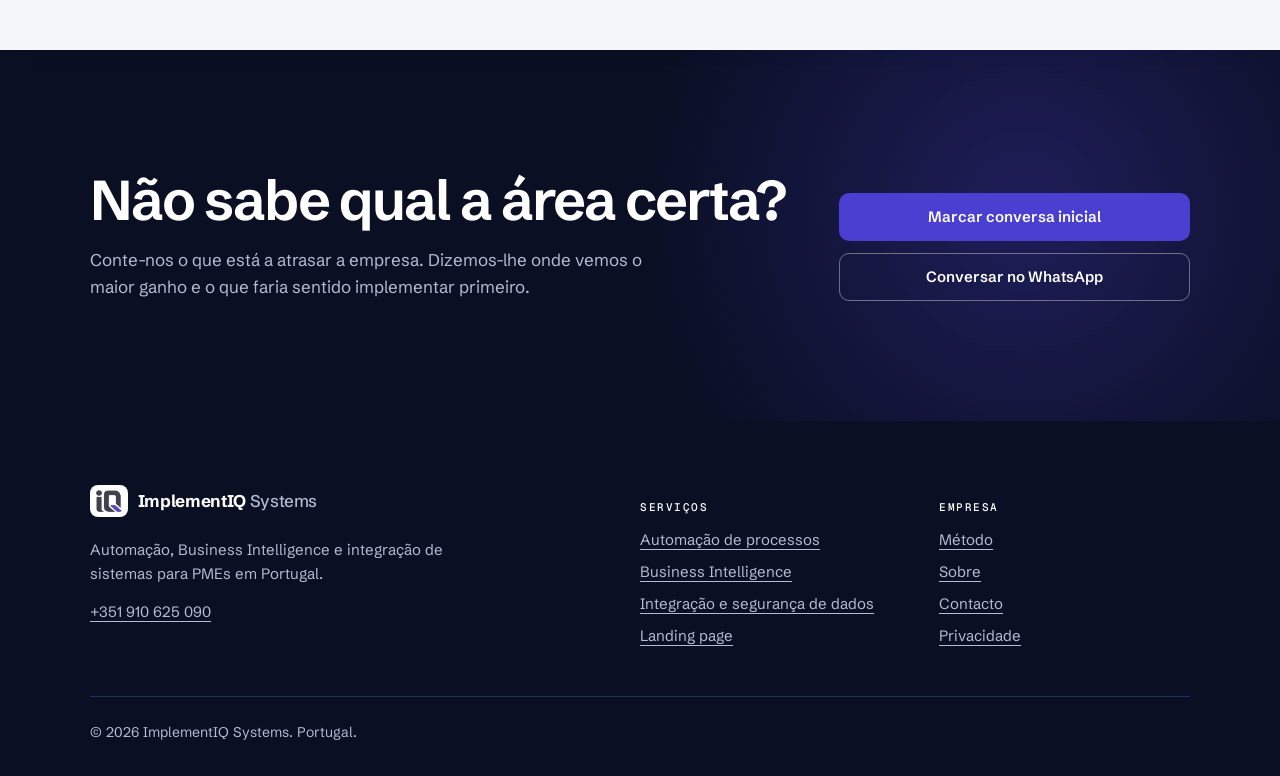
<file: servicos.html>
<!DOCTYPE html>
<html lang="pt-PT">
<head>
    <meta charset="UTF-8">
    <meta name="viewport" content="width=device-width, initial-scale=1.0">

    <title data-pt="Serviços | ImplementIQ Systems" data-en="Services | ImplementIQ Systems">Serviços | ImplementIQ Systems</title>

    <meta name="description" content="Automação de processos, Business Intelligence, integração e segurança de dados e landing pages para PMEs em Portugal." data-pt="Automação de processos, Business Intelligence, integração e segurança de dados e landing pages para PMEs em Portugal." data-en="Process automation, Business Intelligence, data integration and security, and landing pages for SMEs in Portugal.">
    <meta name="theme-color" content="#0a0f24">

    <meta property="og:type" content="website">
    <meta property="og:site_name" content="ImplementIQ Systems">
    <meta property="og:locale" content="pt_PT">
    <meta property="og:title" content="Serviços | ImplementIQ Systems" data-pt="Serviços | ImplementIQ Systems" data-en="Services | ImplementIQ Systems">
    <meta property="og:description" content="Automação de processos, Business Intelligence, integração e segurança de dados e landing pages para PMEs em Portugal." data-pt="Automação de processos, Business Intelligence, integração e segurança de dados e landing pages para PMEs em Portugal." data-en="Process automation, Business Intelligence, data integration and security, and landing pages for SMEs in Portugal.">

    <script>document.documentElement.classList.add("js");</script>
    <link rel="preload" href="fonts/schibsted-grotesk-latin-wght-normal.woff2" as="font" type="font/woff2" crossorigin>
    <link rel="preload" href="fonts/geist-mono-latin-wght-normal.woff2" as="font" type="font/woff2" crossorigin>
    <link rel="stylesheet" href="style.css">
    <link rel="icon" type="image/png" sizes="32x32" href="favicon-32.png">
    <link rel="icon" type="image/png" sizes="48x48" href="favicon-48.png">
    <link rel="apple-touch-icon" href="apple-touch-icon.png">
    <meta name="application-name" content="ImplementIQ">
    <meta name="apple-mobile-web-app-title" content="ImplementIQ">
</head>
<body>

<a class="skip-link" href="#conteudo" data-pt="Saltar para o conteúdo" data-en="Skip to content">Saltar para o conteúdo</a>

<header class="site-header" id="siteHeader">
    <div class="wrap nav">
        <a href="index.html" class="brand" aria-label="ImplementIQ Systems">
            <img src="img/logo-mark.png" alt="" width="85" height="73">
            <span>ImplementIQ <span class="sys">Systems</span></span>
        </a>

        <ul class="nav-links" id="navLinks">
            <li><a href="servicos.html" aria-current="page" data-pt="Serviços" data-en="Services">Serviços</a></li>
            <li><a href="metodo.html" data-pt="Método" data-en="Method">Método</a></li>
            <li><a href="sobre.html" data-pt="Sobre" data-en="About">Sobre</a></li>
            <li><a href="contacto.html#formulario" class="btn btn-primary" data-pt="Marcar conversa" data-en="Book a call">Marcar conversa</a></li>
        </ul>

        <div class="nav-tools">
            <button class="lang-toggle" id="langToggle" type="button" aria-label="Switch to English">EN</button>
            <button class="menu-btn" id="menuBtn" type="button" aria-expanded="false" aria-controls="navLinks" aria-label="Abrir menu">
                <svg width="22" height="22" viewBox="0 0 24 24" fill="none" stroke="currentColor" stroke-width="2" stroke-linecap="round" aria-hidden="true">
                    <line x1="3" y1="7" x2="21" y2="7"/><line x1="3" y1="12" x2="21" y2="12"/><line x1="3" y1="17" x2="21" y2="17"/>
                </svg>
            </button>
        </div>
    </div>
</header>

<main id="conteudo">
<section class="hero page-hero">
    <canvas class="iq-net" aria-hidden="true"></canvas>
    <div class="hero-glow" aria-hidden="true"></div>
    <div class="wrap">
        <p class="eyebrow enter" data-pt="Serviços" data-en="Services">Serviços</p>
        <h1 class="enter" style="--d:0.06s" data-pt="O que implementamos" data-en="What we implement">O que implementamos</h1>
        <p class="page-lead enter" style="--d:0.12s" data-pt="Três áreas onde as PMEs mais ganham com uma execução dedicada, mais a presença online. Trabalhamos com as ferramentas que a empresa já usa, sem substituir tudo desnecessariamente." data-en="Three areas where SMEs gain the most from dedicated execution, plus online presence. We work with the tools your company already uses, without replacing everything unnecessarily.">Três áreas onde as PMEs mais ganham com uma execução dedicada, mais a presença online. Trabalhamos com as ferramentas que a empresa já usa, sem substituir tudo desnecessariamente.</p>
    </div>
</section>
<section class="section" style="border-top:0;padding-top:clamp(40px,6vw,72px)">
    <div class="wrap">
        <div class="stack">
            <article class="pillar reveal" id="automacao">
                <div class="pillar-copy">
                    <span class="pillar-n" aria-hidden="true">01</span>
                    <h2 data-pt="Automação de processos" data-en="Process automation">Automação de processos</h2>
                    <p class="label" data-pt="O que resolve" data-en="What it solves">O que resolve</p>
                    <p data-pt="Tarefas repetitivas que hoje dependem de pessoas: envio de emails, atualização de ficheiros, passagem de dados de um programa para outro." data-en="Repetitive tasks that today depend on people: sending emails, updating files, moving data from one program to another.">Tarefas repetitivas que hoje dependem de pessoas: envio de emails, atualização de ficheiros, passagem de dados de um programa para outro.</p>
                    <p class="label" data-pt="O que fica a funcionar" data-en="What you end up with">O que fica a funcionar</p>
                    <p data-pt="Fluxos automáticos entre as ferramentas que já usa, com menos erros e mais tempo para o trabalho que acrescenta valor." data-en="Automatic flows between the tools you already use, with fewer errors and more time for work that adds value.">Fluxos automáticos entre as ferramentas que já usa, com menos erros e mais tempo para o trabalho que acrescenta valor.</p>
                    <p class="label" data-pt="O que construímos" data-en="What we build">O que construímos</p>
                    <ul class="pillar-list">
                        <li data-pt="Fluxos entre as ferramentas que a empresa já usa" data-en="Flows between the tools your company already uses">Fluxos entre as ferramentas que a empresa já usa</li>
                        <li data-pt="Envio automático de emails e avisos" data-en="Automatic emails and notifications">Envio automático de emails e avisos</li>
                        <li data-pt="Atualização automática de ficheiros e folhas" data-en="Automatic updates of files and spreadsheets">Atualização automática de ficheiros e folhas</li>
                        <li data-pt="Passagem de dados entre programas, sem copiar à mão" data-en="Data moving between programs, with no manual copying">Passagem de dados entre programas, sem copiar à mão</li>
                    </ul>
                    <a class="link pillar-link" href="contacto.html?servico=automacao#formulario" data-pt="Falar sobre automação" data-en="Talk about automation">Falar sobre automação</a>
                </div>
                <div class="pillar-art">
                    <svg viewBox="0 0 422 114" role="img" aria-labelledby="artA"><title id="artA" data-pt="Um evento dispara uma regra, que executa uma ação" data-en="An event triggers a rule, which runs an action">Um evento dispara uma regra, que executa uma ação</title><rect class="art-node" x="0.6" y="31" width="118" height="52" rx="26"/><text x="59.6" y="61" text-anchor="middle" data-pt="Evento" data-en="Trigger">Evento</text><rect class="art-node" x="151.6" y="31" width="118" height="52" rx="26"/><text x="210.6" y="61" text-anchor="middle" data-pt="Regra" data-en="Rule">Regra</text><rect class="art-accent" x="302.6" y="31" width="118" height="52" rx="26"/><text class="art-accent-text" x="361.6" y="61" text-anchor="middle" data-pt="Ação" data-en="Action">Ação</text><path class="art-wire" d="M122 57 H149"/><path class="art-line draw" style="--i:0" pathLength="1" d="M122 57 H149"/><path class="art-pulse" style="--i:0" pathLength="1" d="M122 57 H149" aria-hidden="true"/><path class="art-line" d="M141 50 L149 57 L141 64"/><path class="art-wire" d="M273 57 H300"/><path class="art-line draw" style="--i:1" pathLength="1" d="M273 57 H300"/><path class="art-pulse" style="--i:1" pathLength="1" d="M273 57 H300" aria-hidden="true"/><path class="art-line" d="M292 50 L300 57 L292 64"/><rect class="art-halo" style="--i:0" x="151.6" y="31" width="118" height="52" rx="26" aria-hidden="true"/><rect class="art-halo" style="--i:1" x="302.6" y="31" width="118" height="52" rx="26" aria-hidden="true"/></svg>
                </div>
            </article>
            <article class="pillar reveal" id="bi">
                <div class="pillar-copy">
                    <span class="pillar-n" aria-hidden="true">02</span>
                    <h2 data-pt="Business Intelligence" data-en="Business Intelligence">Business Intelligence</h2>
                    <p class="label" data-pt="O que resolve" data-en="What it solves">O que resolve</p>
                    <p data-pt="Vendas, clientes e resultados espalhados por várias folhas e relatórios feitos à mão." data-en="Sales, clients and results scattered across several spreadsheets and hand-made reports.">Vendas, clientes e resultados espalhados por várias folhas e relatórios feitos à mão.</p>
                    <p class="label" data-pt="O que fica a funcionar" data-en="What you end up with">O que fica a funcionar</p>
                    <p data-pt="Painéis atualizados automaticamente, no telemóvel ou no computador, com os indicadores certos para o negócio e relatórios sem trabalho manual." data-en="Automatically updated dashboards on phone or computer, with the right indicators for your business and reports with no manual work.">Painéis atualizados automaticamente, no telemóvel ou no computador, com os indicadores certos para o negócio e relatórios sem trabalho manual.</p>
                    <p class="label" data-pt="O que construímos" data-en="What we build">O que construímos</p>
                    <ul class="pillar-list">
                        <li data-pt="Painéis atualizados automaticamente" data-en="Automatically updated dashboards">Painéis atualizados automaticamente</li>
                        <li data-pt="Indicadores escolhidos para o seu negócio" data-en="Indicators chosen for your business">Indicadores escolhidos para o seu negócio</li>
                        <li data-pt="Vendas, clientes e resultados num só sítio" data-en="Sales, clients and results in one place">Vendas, clientes e resultados num só sítio</li>
                        <li data-pt="Relatórios que deixam de ser feitos à mão" data-en="Reports that stop being made by hand">Relatórios que deixam de ser feitos à mão</li>
                    </ul>
                    <a class="link pillar-link" href="contacto.html?servico=bi#formulario" data-pt="Falar sobre Business Intelligence" data-en="Talk about Business Intelligence">Falar sobre Business Intelligence</a>
                </div>
                <div class="pillar-art">
                    <svg viewBox="0 0 422 114" role="img" aria-labelledby="artB"><title id="artB" data-pt="Dados passam por análise e chegam a um dashboard" data-en="Data goes through analysis and reaches a dashboard">Dados passam por análise e chegam a um dashboard</title><rect class="art-node" x="0.6" y="31" width="118" height="52" rx="26"/><text x="59.6" y="61" text-anchor="middle" data-pt="Dados" data-en="Data">Dados</text><rect class="art-node" x="151.6" y="31" width="118" height="52" rx="26"/><text x="210.6" y="61" text-anchor="middle" data-pt="Análise" data-en="Analysis">Análise</text><rect class="art-accent" x="302.6" y="31" width="118" height="52" rx="26"/><text class="art-accent-text" x="361.6" y="61" text-anchor="middle" data-pt="Dashboard" data-en="Dashboard">Dashboard</text><path class="art-wire" d="M122 57 H149"/><path class="art-line draw" style="--i:0" pathLength="1" d="M122 57 H149"/><path class="art-pulse" style="--i:0" pathLength="1" d="M122 57 H149" aria-hidden="true"/><path class="art-line" d="M141 50 L149 57 L141 64"/><path class="art-wire" d="M273 57 H300"/><path class="art-line draw" style="--i:1" pathLength="1" d="M273 57 H300"/><path class="art-pulse" style="--i:1" pathLength="1" d="M273 57 H300" aria-hidden="true"/><path class="art-line" d="M292 50 L300 57 L292 64"/><rect class="art-halo" style="--i:0" x="151.6" y="31" width="118" height="52" rx="26" aria-hidden="true"/><rect class="art-halo" style="--i:1" x="302.6" y="31" width="118" height="52" rx="26" aria-hidden="true"/></svg>
                </div>
            </article>
            <article class="pillar reveal" id="integracao">
                <div class="pillar-copy">
                    <span class="pillar-n" aria-hidden="true">03</span>
                    <h2 data-pt="Integração e segurança de dados" data-en="Data integration and security">Integração e segurança de dados</h2>
                    <p class="label" data-pt="O que resolve" data-en="What it solves">O que resolve</p>
                    <p data-pt="Dados espalhados por vários programas que não comunicam entre si." data-en="Data scattered across several programs that don't talk to each other.">Dados espalhados por vários programas que não comunicam entre si.</p>
                    <p class="label" data-pt="O que fica a funcionar" data-en="What you end up with">O que fica a funcionar</p>
                    <p data-pt="Programas ligados, dados protegidos com cópias de segurança e acesso controlado por utilizador." data-en="Connected programs, data protected with backups and access controlled per user.">Programas ligados, dados protegidos com cópias de segurança e acesso controlado por utilizador.</p>
                    <p class="label" data-pt="O que construímos" data-en="What we build">O que construímos</p>
                    <ul class="pillar-list">
                        <li data-pt="Ligação entre programas que hoje não comunicam" data-en="Connections between programs that don't talk today">Ligação entre programas que hoje não comunicam</li>
                        <li data-pt="Cópias de segurança dos dados" data-en="Data backups">Cópias de segurança dos dados</li>
                        <li data-pt="Acesso controlado por utilizador" data-en="Access controlled per user">Acesso controlado por utilizador</li>
                    </ul>
                    <a class="link pillar-link" href="contacto.html?servico=integracao#formulario" data-pt="Falar sobre integração de dados" data-en="Talk about data integration">Falar sobre integração de dados</a>
                </div>
                <div class="pillar-art">
                    <svg viewBox="0 0 422 114" role="img" aria-labelledby="artC"><title id="artC" data-pt="Dois sistemas ligados por uma integração, com dados nos dois sentidos" data-en="Two systems connected by an integration, with data flowing both ways">Dois sistemas ligados por uma integração, com dados nos dois sentidos</title><rect class="art-node" x="0.6" y="31" width="118" height="52" rx="26"/><text x="59.6" y="61" text-anchor="middle" data-pt="Sistema A" data-en="System A">Sistema A</text><rect class="art-accent" x="151.6" y="31" width="118" height="52" rx="26"/><text class="art-accent-text" x="210.6" y="61" text-anchor="middle" data-pt="Integração" data-en="Integration">Integração</text><rect class="art-node" x="302.6" y="31" width="118" height="52" rx="26"/><text x="361.6" y="61" text-anchor="middle" data-pt="Sistema B" data-en="System B">Sistema B</text><path class="art-wire" d="M122 57 H149"/><path class="art-line draw" style="--i:0" pathLength="1" d="M122 57 H149"/><path class="art-pulse" style="--i:0" pathLength="1" d="M122 57 H149" aria-hidden="true"/><path class="art-line" d="M141 50 L149 57 L141 64"/><path class="art-line" d="M130 50 L122 57 L130 64"/><path class="art-wire" d="M273 57 H300"/><path class="art-line draw" style="--i:1" pathLength="1" d="M273 57 H300"/><path class="art-pulse" style="--i:1" pathLength="1" d="M273 57 H300" aria-hidden="true"/><path class="art-line" d="M292 50 L300 57 L292 64"/><path class="art-line" d="M281 50 L273 57 L281 64"/><rect class="art-halo" style="--i:0" x="151.6" y="31" width="118" height="52" rx="26" aria-hidden="true"/><rect class="art-halo" style="--i:1" x="302.6" y="31" width="118" height="52" rx="26" aria-hidden="true"/></svg>
                </div>
            </article>
            <article class="pillar reveal" id="website">
                <div class="pillar-copy">
                    <span class="pillar-n" aria-hidden="true">04</span>
                    <h2 data-pt="Landing page e presença online" data-en="Landing page and online presence">Landing page e presença online</h2>
                    <p class="label" data-pt="O que resolve" data-en="What it solves">O que resolve</p>
                    <p data-pt="Empresas que precisam de uma página profissional para serem encontradas e contactadas, sem lidar com a parte técnica." data-en="Companies that need a professional page to be found and contacted, without dealing with the technical side.">Empresas que precisam de uma página profissional para serem encontradas e contactadas, sem lidar com a parte técnica.</p>
                    <p class="label" data-pt="O que fica a funcionar" data-en="What you end up with">O que fica a funcionar</p>
                    <p data-pt="Uma landing page criada de raiz, com domínio, alojamento e Google Analytics já configurados, a funcionar à entrega." data-en="A landing page built from scratch, with domain, hosting and Google Analytics already set up, working on delivery.">Uma landing page criada de raiz, com domínio, alojamento e Google Analytics já configurados, a funcionar à entrega.</p>
                    <p class="label" data-pt="O que construímos" data-en="What we build">O que construímos</p>
                    <ul class="pillar-list">
                        <li data-pt="Landing page profissional" data-en="Professional landing page">Landing page profissional</li>
                        <li data-pt="Domínio personalizado e alojamento incluídos (1 ano)" data-en="Custom domain and hosting included (1 year)">Domínio personalizado e alojamento incluídos (1 ano)</li>
                        <li data-pt="Google Analytics configurado" data-en="Google Analytics set up">Google Analytics configurado</li>
                        <li data-pt="Design responsivo, para telemóvel e computador" data-en="Responsive design for phone and desktop">Design responsivo, para telemóvel e computador</li>
                        <li data-pt="Formulário de contacto funcional" data-en="Working contact form">Formulário de contacto funcional</li>
                    </ul>
                    <p class="price-note" data-pt="A partir de 850€, pagamento único." data-en="From 850€, one-time payment.">A partir de 850€, pagamento único.</p>
                    <a class="link pillar-link" href="pack.html" data-pt="Ver o pack landing page" data-en="See the landing page pack">Ver o pack landing page</a>
                </div>
                <div class="pillar-art">
                    <svg viewBox="0 0 360 170" role="img" aria-labelledby="artD">
                        <title id="artD" data-pt="Página de um site com um botão de contacto em destaque" data-en="A website page with a highlighted contact button">Página de um site com um botão de contacto em destaque</title>
                        <rect class="art-node" x="20.75" y="10.75" width="318.5" height="148.5" rx="12"/>
                        <line class="art-base" x1="21" y1="40" x2="339" y2="40"/>
                        <circle class="art-accent" cx="40" cy="25" r="4.5"/>
                        <circle class="art-bar" cx="56" cy="25" r="4.5"/>
                        <circle class="art-bar" cx="72" cy="25" r="4.5"/>
                        <rect class="art-bar" x="44" y="58" width="150" height="12" rx="6"/>
                        <rect class="art-bar" x="44" y="80" width="200" height="8" rx="4"/>
                        <rect class="art-bar" x="44" y="96" width="170" height="8" rx="4"/>
                        <rect class="art-bar hot" x="236" y="56" width="84" height="64" rx="8"/>
                        <g class="cta-btn"><rect class="art-accent" x="44" y="120" width="108" height="26" rx="8"/><text class="art-accent-text" x="98" y="138" text-anchor="middle" style="font-size:12px" data-pt="Contacto" data-en="Contact">Contacto</text></g>
                    </svg>
                </div>
            </article>
        </div>
    </div>
</section>

<section class="cta">
    <div class="wrap">
        <div class="reveal">
            <h2 data-pt="Não sabe qual a área certa?" data-en="Not sure which area fits?">Não sabe qual a área certa?</h2>
            <p data-pt="Conte-nos o que está a atrasar a empresa. Dizemos-lhe onde vemos o maior ganho e o que faria sentido implementar primeiro." data-en="Tell us what is slowing your company down. We will tell you where we see the biggest gain and what makes sense to implement first.">Conte-nos o que está a atrasar a empresa. Dizemos-lhe onde vemos o maior ganho e o que faria sentido implementar primeiro.</p>
        </div>
        <div class="cta-actions reveal" style="--d:0.1s">
            <a href="contacto.html#formulario" class="btn btn-primary" data-pt="Marcar conversa inicial" data-en="Book an initial call">Marcar conversa inicial</a>
            <a href="https://wa.me/351910625090?text=Ol%C3%A1!%20Vim%20pelo%20site%20da%20ImplementIQ%20Systems%20e%20gostaria%20de%20agendar%20uma%20conversa." data-href-pt="https://wa.me/351910625090?text=Ol%C3%A1!%20Vim%20pelo%20site%20da%20ImplementIQ%20Systems%20e%20gostaria%20de%20agendar%20uma%20conversa." data-href-en="https://wa.me/351910625090?text=Hello!%20I%20found%20ImplementIQ%20Systems%20online%20and%20would%20like%20to%20schedule%20a%20conversation." class="btn btn-ghost" target="_blank" rel="noopener noreferrer" data-pt="Conversar no WhatsApp" data-en="Chat on WhatsApp">Conversar no WhatsApp</a>
        </div>
    </div>
</section>
</main>

<footer class="footer">
    <div class="wrap">
        <div class="footer-grid">
            <div>
                <a href="index.html" class="brand" aria-label="ImplementIQ Systems">
                    <img src="img/logo-mark.png" alt="" width="85" height="73" loading="lazy">
                    <span>ImplementIQ <span class="sys">Systems</span></span>
                </a>
                <p data-pt="Automação, Business Intelligence e integração de sistemas para PMEs em Portugal." data-en="Automation, Business Intelligence and systems integration for SMEs in Portugal.">Automação, Business Intelligence e integração de sistemas para PMEs em Portugal.</p>
                <p><a href="tel:+351910625090">+351 910 625 090</a></p>
            </div>
            <nav data-aria-pt="Serviços" data-aria-en="Services" aria-label="Serviços">
                <p class="footer-title" data-pt="Serviços" data-en="Services">Serviços</p>
                <ul>
                    <li><a href="servicos.html#automacao" data-pt="Automação de processos" data-en="Process automation">Automação de processos</a></li>
                    <li><a href="servicos.html#bi" data-pt="Business Intelligence" data-en="Business Intelligence">Business Intelligence</a></li>
                    <li><a href="servicos.html#integracao" data-pt="Integração e segurança de dados" data-en="Data integration and security">Integração e segurança de dados</a></li>
                    <li><a href="pack.html" data-pt="Landing page" data-en="Landing page">Landing page</a></li>
                </ul>
            </nav>
            <nav data-aria-pt="Empresa" data-aria-en="Company" aria-label="Empresa">
                <p class="footer-title" data-pt="Empresa" data-en="Company">Empresa</p>
                <ul>
                    <li><a href="metodo.html" data-pt="Método" data-en="Method">Método</a></li>
                    <li><a href="sobre.html" data-pt="Sobre" data-en="About">Sobre</a></li>
                    <li><a href="contacto.html" data-pt="Contacto" data-en="Contact">Contacto</a></li>
                    <li><a href="privacidade.html" data-pt="Privacidade" data-en="Privacy">Privacidade</a></li>
                </ul>
            </nav>
        </div>
        <p class="footer-legal">© <span class="year"></span> ImplementIQ Systems. Portugal.</p>
    </div>
</footer>

<script src="core.js"></script>
</body>
</html>
</file>
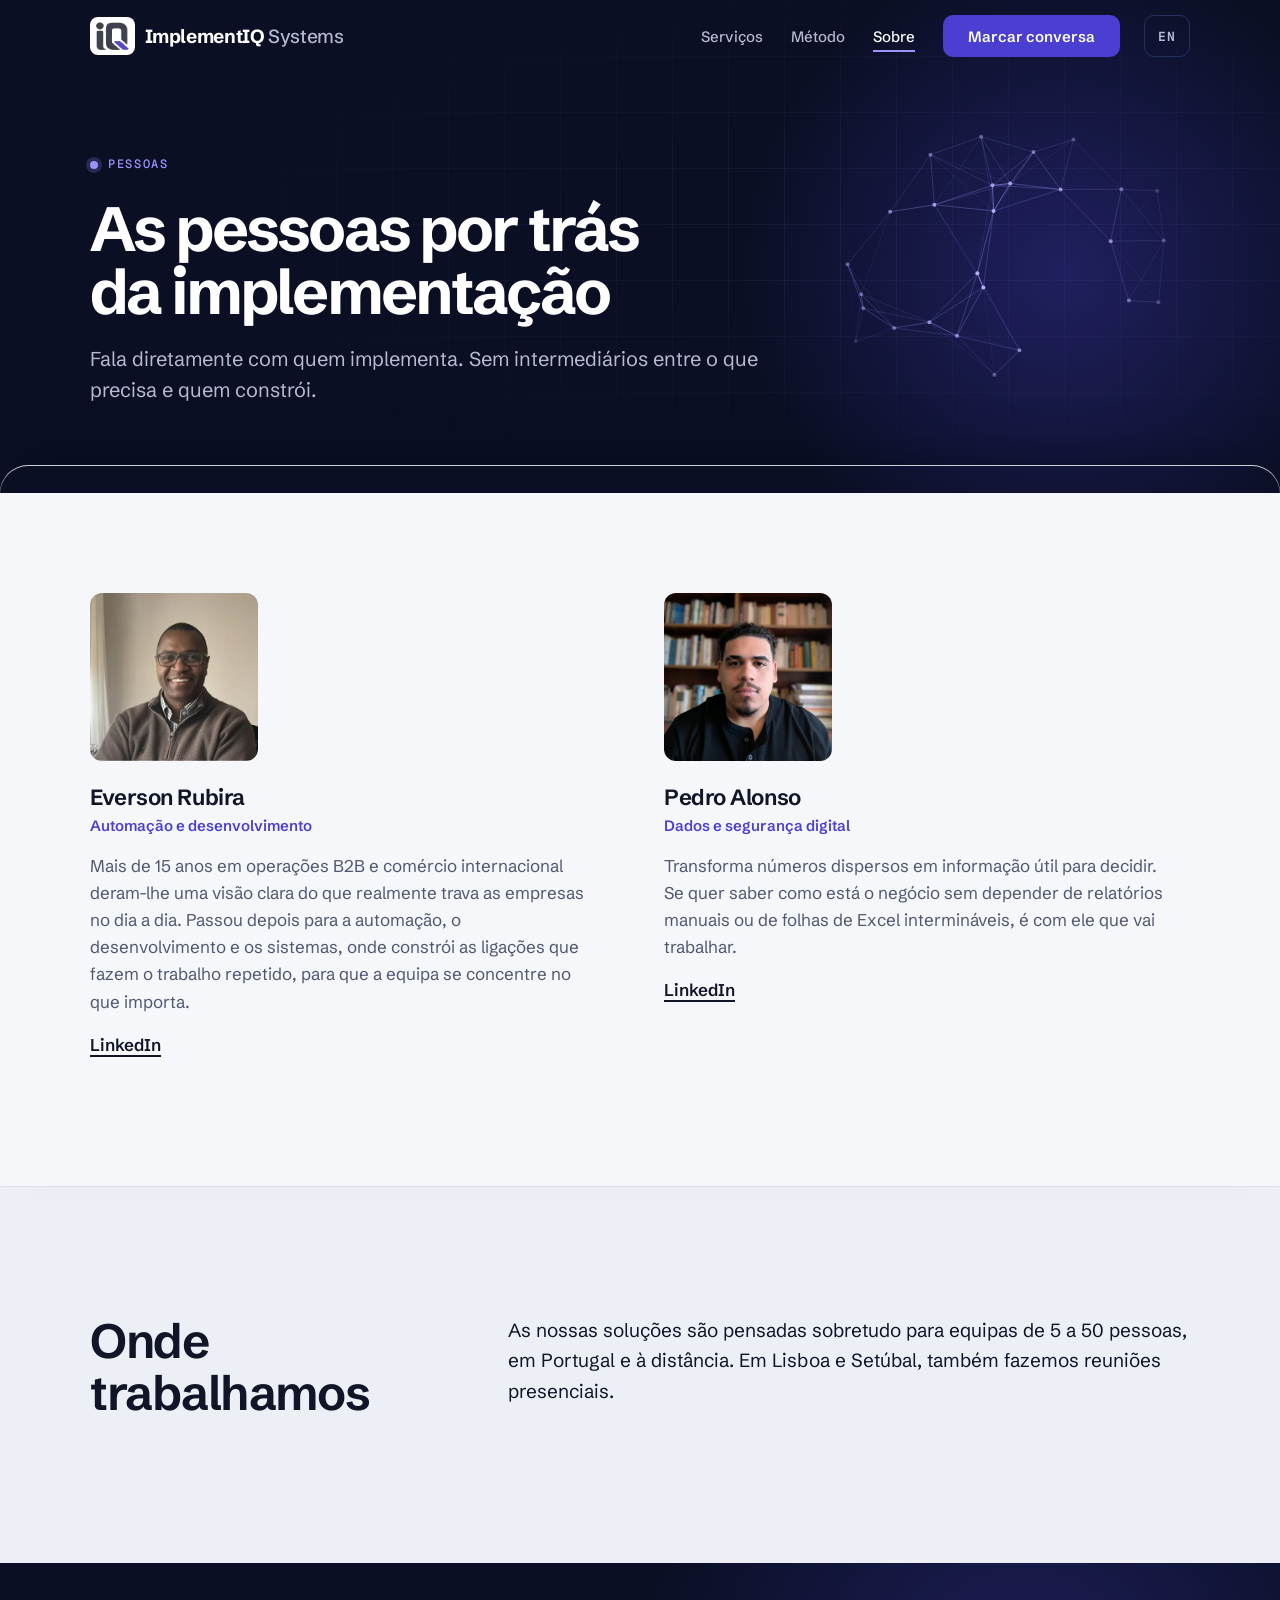
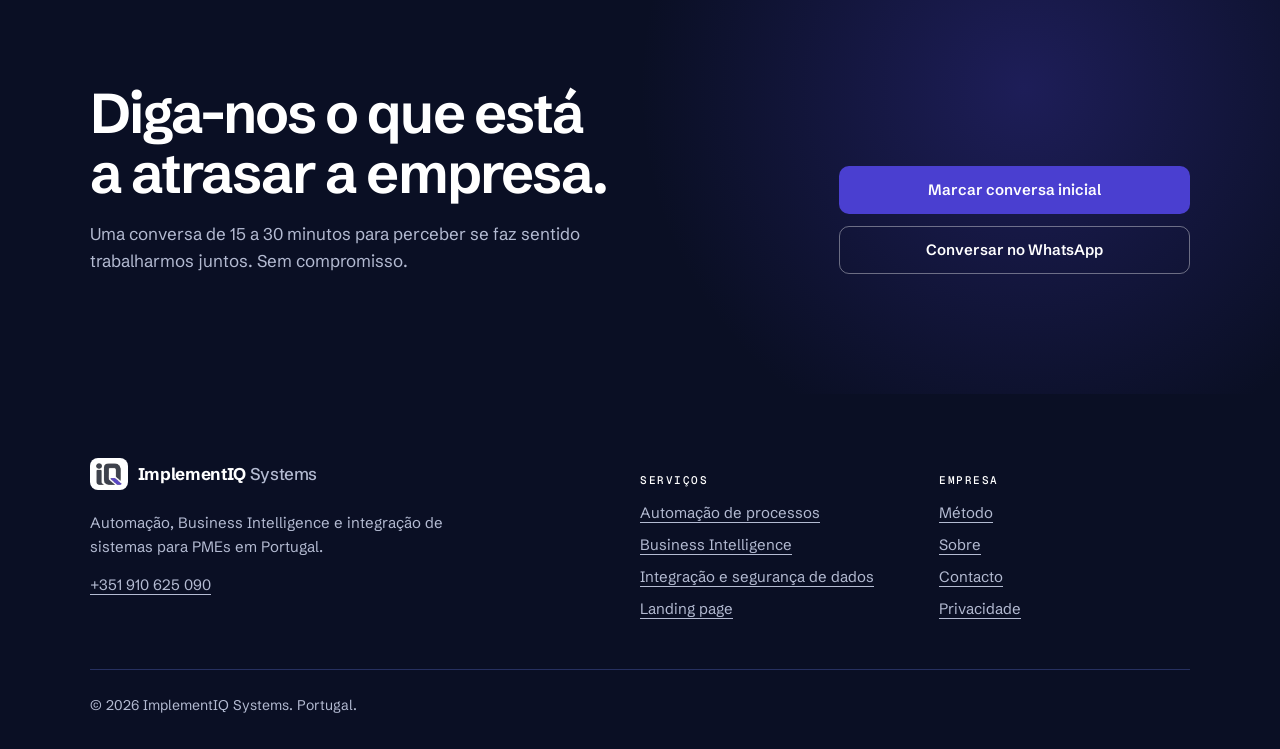
<file: sobre.html>
<!DOCTYPE html>
<html lang="pt-PT">
<head>
    <meta charset="UTF-8">
    <meta name="viewport" content="width=device-width, initial-scale=1.0">

    <title data-pt="Sobre | ImplementIQ Systems" data-en="About | ImplementIQ Systems">Sobre | ImplementIQ Systems</title>

    <meta name="description" content="Everson Rubira e Pedro Alonso: quem implementa automação, Business Intelligence e integração de dados na ImplementIQ Systems." data-pt="Everson Rubira e Pedro Alonso: quem implementa automação, Business Intelligence e integração de dados na ImplementIQ Systems." data-en="Everson Rubira and Pedro Alonso: the people who implement automation, Business Intelligence and data integration at ImplementIQ Systems.">
    <meta name="theme-color" content="#0a0f24">

    <meta property="og:type" content="website">
    <meta property="og:site_name" content="ImplementIQ Systems">
    <meta property="og:locale" content="pt_PT">
    <meta property="og:title" content="Sobre | ImplementIQ Systems" data-pt="Sobre | ImplementIQ Systems" data-en="About | ImplementIQ Systems">
    <meta property="og:description" content="Everson Rubira e Pedro Alonso: quem implementa automação, Business Intelligence e integração de dados na ImplementIQ Systems." data-pt="Everson Rubira e Pedro Alonso: quem implementa automação, Business Intelligence e integração de dados na ImplementIQ Systems." data-en="Everson Rubira and Pedro Alonso: the people who implement automation, Business Intelligence and data integration at ImplementIQ Systems.">

    <script>document.documentElement.classList.add("js");</script>
    <link rel="preload" href="fonts/schibsted-grotesk-latin-wght-normal.woff2" as="font" type="font/woff2" crossorigin>
    <link rel="preload" href="fonts/geist-mono-latin-wght-normal.woff2" as="font" type="font/woff2" crossorigin>
    <link rel="stylesheet" href="style.css">
    <link rel="icon" type="image/png" sizes="32x32" href="favicon-32.png">
    <link rel="icon" type="image/png" sizes="48x48" href="favicon-48.png">
    <link rel="apple-touch-icon" href="apple-touch-icon.png">
    <meta name="application-name" content="ImplementIQ">
    <meta name="apple-mobile-web-app-title" content="ImplementIQ">
</head>
<body>

<a class="skip-link" href="#conteudo" data-pt="Saltar para o conteúdo" data-en="Skip to content">Saltar para o conteúdo</a>

<header class="site-header" id="siteHeader">
    <div class="wrap nav">
        <a href="index.html" class="brand" aria-label="ImplementIQ Systems">
            <img src="img/logo-mark.png" alt="" width="85" height="73">
            <span>ImplementIQ <span class="sys">Systems</span></span>
        </a>

        <ul class="nav-links" id="navLinks">
            <li><a href="servicos.html" data-pt="Serviços" data-en="Services">Serviços</a></li>
            <li><a href="metodo.html" data-pt="Método" data-en="Method">Método</a></li>
            <li><a href="sobre.html" aria-current="page" data-pt="Sobre" data-en="About">Sobre</a></li>
            <li><a href="contacto.html#formulario" class="btn btn-primary" data-pt="Marcar conversa" data-en="Book a call">Marcar conversa</a></li>
        </ul>

        <div class="nav-tools">
            <button class="lang-toggle" id="langToggle" type="button" aria-label="Switch to English">EN</button>
            <button class="menu-btn" id="menuBtn" type="button" aria-expanded="false" aria-controls="navLinks" aria-label="Abrir menu">
                <svg width="22" height="22" viewBox="0 0 24 24" fill="none" stroke="currentColor" stroke-width="2" stroke-linecap="round" aria-hidden="true">
                    <line x1="3" y1="7" x2="21" y2="7"/><line x1="3" y1="12" x2="21" y2="12"/><line x1="3" y1="17" x2="21" y2="17"/>
                </svg>
            </button>
        </div>
    </div>
</header>

<main id="conteudo">
<section class="hero page-hero">
    <canvas class="iq-net" aria-hidden="true"></canvas>
    <div class="hero-glow" aria-hidden="true"></div>
    <div class="wrap">
        <p class="eyebrow enter" data-pt="Pessoas" data-en="People">Pessoas</p>
        <h1 class="enter" style="--d:0.06s" data-pt="As pessoas por trás da implementação" data-en="The people behind the implementation">As pessoas por trás da implementação</h1>
        <p class="page-lead enter" style="--d:0.12s" data-pt="Fala diretamente com quem implementa. Sem intermediários entre o que precisa e quem constrói." data-en="You speak directly with the people who build it. No middlemen between what you need and who builds it.">Fala diretamente com quem implementa. Sem intermediários entre o que precisa e quem constrói.</p>
    </div>
</section>

<section class="section" style="border-top:0">
    <div class="wrap">
        <div class="people">
            <article class="person reveal">
                <img src="img/everson.webp" alt="Everson Rubira" width="168" height="168" loading="lazy">
                <h2>Everson Rubira</h2>
                <p class="role" data-pt="Automação e desenvolvimento" data-en="Automation and development">Automação e desenvolvimento</p>
                <p data-pt="Mais de 15 anos em operações B2B e comércio internacional deram-lhe uma visão clara do que realmente trava as empresas no dia a dia. Passou depois para a automação, o desenvolvimento e os sistemas, onde constrói as ligações que fazem o trabalho repetido, para que a equipa se concentre no que importa."
                   data-en="More than 15 years in B2B operations and international trade gave him a clear view of what really holds companies back day to day. He later moved into automation, development and systems, where he builds the connections that do the repetitive work, so your team can focus on what matters.">Mais de 15 anos em operações B2B e comércio internacional deram-lhe uma visão clara do que realmente trava as empresas no dia a dia. Passou depois para a automação, o desenvolvimento e os sistemas, onde constrói as ligações que fazem o trabalho repetido, para que a equipa se concentre no que importa.</p>
                <a class="link" href="https://www.linkedin.com/in/eversonrubira/" target="_blank" rel="noopener noreferrer" aria-label="LinkedIn de Everson Rubira">LinkedIn</a>
            </article>

            <article class="person reveal">
                <img src="img/pedro.webp" alt="Pedro Alonso" width="168" height="168" loading="lazy">
                <h2>Pedro Alonso</h2>
                <p class="role" data-pt="Dados e segurança digital" data-en="Data and digital security">Dados e segurança digital</p>
                <p data-pt="Transforma números dispersos em informação útil para decidir. Se quer saber como está o negócio sem depender de relatórios manuais ou de folhas de Excel intermináveis, é com ele que vai trabalhar."
                   data-en="Turns scattered numbers into useful information for making decisions. If you want to know how your business is doing without relying on manual reports or endless spreadsheets, he is who you will work with.">Transforma números dispersos em informação útil para decidir. Se quer saber como está o negócio sem depender de relatórios manuais ou de folhas de Excel intermináveis, é com ele que vai trabalhar.</p>
                <a class="link" href="https://www.linkedin.com/in/pedrovfa/" target="_blank" rel="noopener noreferrer" aria-label="LinkedIn de Pedro Alonso">LinkedIn</a>
            </article>
        </div>
    </div>
</section>

<section class="section band">
    <div class="wrap split">
        <div class="split-head reveal">
            <h2 data-pt="Onde trabalhamos" data-en="Where we work">Onde trabalhamos</h2>
        </div>
        <div class="reveal">
            <p class="fit-plain" data-pt="As nossas soluções são pensadas sobretudo para equipas de 5 a 50 pessoas, em Portugal e à distância. Em Lisboa e Setúbal, também fazemos reuniões presenciais." data-en="Our solutions are designed mainly for teams of 5 to 50 people, in Portugal and remotely. In Lisbon and Setúbal we also hold in-person meetings.">As nossas soluções são pensadas sobretudo para equipas de 5 a 50 pessoas, em Portugal e à distância. Em Lisboa e Setúbal, também fazemos reuniões presenciais.</p>
        </div>
    </div>
</section>

<section class="cta">
    <div class="wrap">
        <div class="reveal">
            <h2 data-pt="Diga-nos o que está a atrasar a empresa." data-en="Tell us what is slowing your company down.">Diga-nos o que está a atrasar a empresa.</h2>
            <p data-pt="Uma conversa de 15 a 30 minutos para perceber se faz sentido trabalharmos juntos. Sem compromisso." data-en="A 15 to 30 minute conversation to see if it makes sense to work together. No commitment.">Uma conversa de 15 a 30 minutos para perceber se faz sentido trabalharmos juntos. Sem compromisso.</p>
        </div>
        <div class="cta-actions reveal" style="--d:0.1s">
            <a href="contacto.html#formulario" class="btn btn-primary" data-pt="Marcar conversa inicial" data-en="Book an initial call">Marcar conversa inicial</a>
            <a href="https://wa.me/351910625090?text=Ol%C3%A1!%20Vim%20pelo%20site%20da%20ImplementIQ%20Systems%20e%20gostaria%20de%20agendar%20uma%20conversa." data-href-pt="https://wa.me/351910625090?text=Ol%C3%A1!%20Vim%20pelo%20site%20da%20ImplementIQ%20Systems%20e%20gostaria%20de%20agendar%20uma%20conversa." data-href-en="https://wa.me/351910625090?text=Hello!%20I%20found%20ImplementIQ%20Systems%20online%20and%20would%20like%20to%20schedule%20a%20conversation." class="btn btn-ghost" target="_blank" rel="noopener noreferrer" data-pt="Conversar no WhatsApp" data-en="Chat on WhatsApp">Conversar no WhatsApp</a>
        </div>
    </div>
</section>
</main>

<footer class="footer">
    <div class="wrap">
        <div class="footer-grid">
            <div>
                <a href="index.html" class="brand" aria-label="ImplementIQ Systems">
                    <img src="img/logo-mark.png" alt="" width="85" height="73" loading="lazy">
                    <span>ImplementIQ <span class="sys">Systems</span></span>
                </a>
                <p data-pt="Automação, Business Intelligence e integração de sistemas para PMEs em Portugal." data-en="Automation, Business Intelligence and systems integration for SMEs in Portugal.">Automação, Business Intelligence e integração de sistemas para PMEs em Portugal.</p>
                <p><a href="tel:+351910625090">+351 910 625 090</a></p>
            </div>
            <nav data-aria-pt="Serviços" data-aria-en="Services" aria-label="Serviços">
                <p class="footer-title" data-pt="Serviços" data-en="Services">Serviços</p>
                <ul>
                    <li><a href="servicos.html#automacao" data-pt="Automação de processos" data-en="Process automation">Automação de processos</a></li>
                    <li><a href="servicos.html#bi" data-pt="Business Intelligence" data-en="Business Intelligence">Business Intelligence</a></li>
                    <li><a href="servicos.html#integracao" data-pt="Integração e segurança de dados" data-en="Data integration and security">Integração e segurança de dados</a></li>
                    <li><a href="pack.html" data-pt="Landing page" data-en="Landing page">Landing page</a></li>
                </ul>
            </nav>
            <nav data-aria-pt="Empresa" data-aria-en="Company" aria-label="Empresa">
                <p class="footer-title" data-pt="Empresa" data-en="Company">Empresa</p>
                <ul>
                    <li><a href="metodo.html" data-pt="Método" data-en="Method">Método</a></li>
                    <li><a href="sobre.html" data-pt="Sobre" data-en="About">Sobre</a></li>
                    <li><a href="contacto.html" data-pt="Contacto" data-en="Contact">Contacto</a></li>
                    <li><a href="privacidade.html" data-pt="Privacidade" data-en="Privacy">Privacidade</a></li>
                </ul>
            </nav>
        </div>
        <p class="footer-legal">© <span class="year"></span> ImplementIQ Systems. Portugal.</p>
    </div>
</footer>

<script src="core.js"></script>
</body>
</html>
</file>
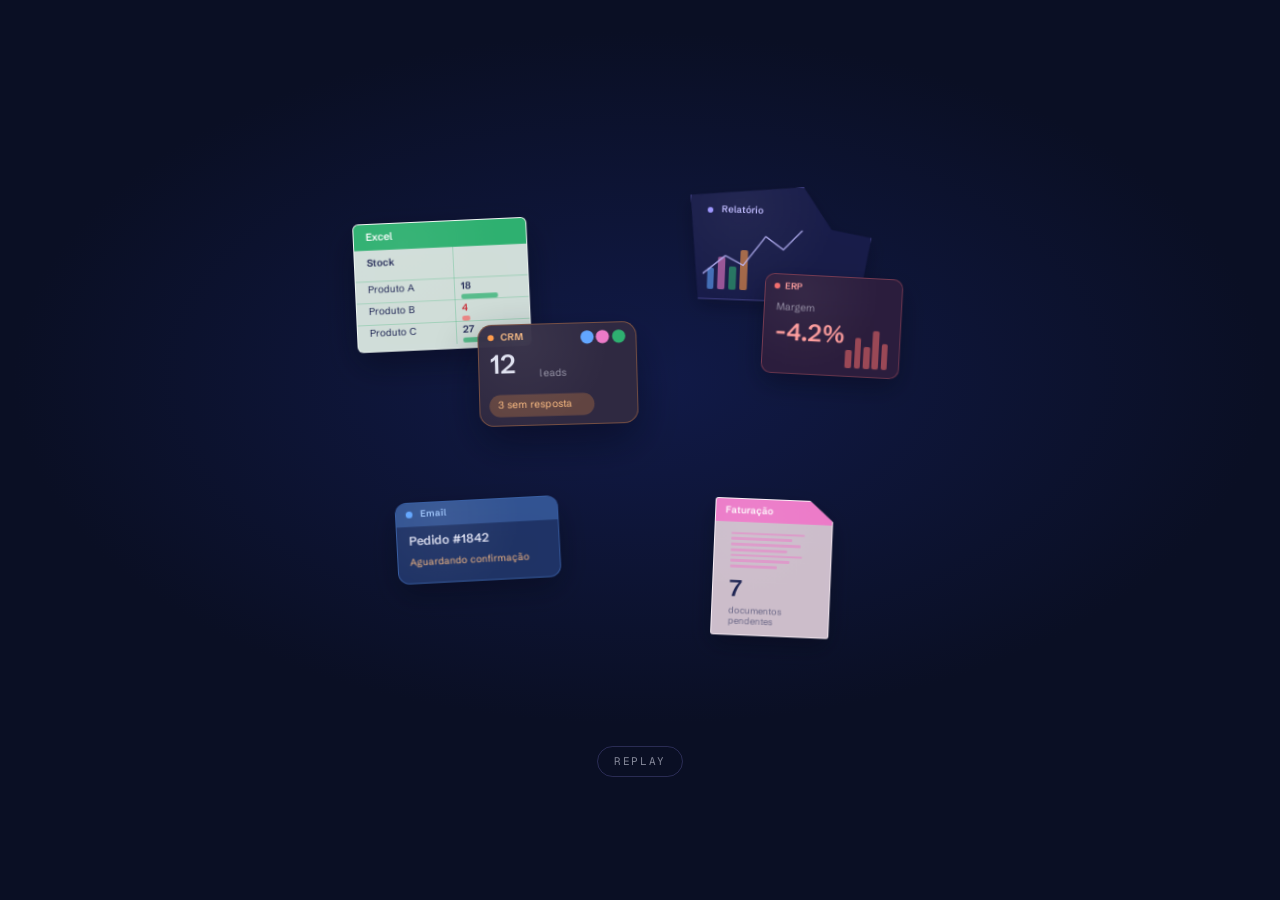
<file: prototipos/painel-transicao.html>
<!doctype html>
<html lang="pt">
<head>
<meta charset="utf-8">
<meta name="viewport" content="width=device-width, initial-scale=1">
<meta name="robots" content="noindex">
<script>try { if (/[?&]embed\b/.test(location.search)) document.documentElement.classList.add("embed"); } catch (e) {}</script>
<title>Painel em Transição</title>
<meta name="claude:viewport-fit-sides" content="cover">
<link rel="stylesheet" href="https://fonts.googleapis.com/css2?family=Schibsted+Grotesk:wght@400;500;600;700&family=Geist+Mono:wght@400;500&display=swap">
<style>
/* Protótipo de uma única animação: caos → organização → um sistema.
   Direção: navy profundo, índigo e violeta suave só como acento, papel off-white
   nos objetos que são "documentos" (Excel, Faturação) para variar o formato. */
:root {
    --bg: #0a0f24;
    --bg-2: #101845;
    --ink: #e9ebfa;
    --mute: rgba(233, 235, 250, 0.55);
    --indigo: #4a3fd0;
    --violet: #9b94ff;
    --sans: 'Schibsted Grotesk', system-ui, -apple-system, 'Segoe UI', sans-serif;
    --mono: 'Geist Mono', ui-monospace, SFMono-Regular, Menlo, monospace;
    color-scheme: dark;
}
* { box-sizing: border-box; }
html, body { height: 100%; }
html { background: var(--bg); }
body {
    margin: 0;
    background: radial-gradient(ellipse 70% 55% at 50% 42%, #111a48 0%, var(--bg) 70%), var(--bg);
    color: var(--ink);
    font-family: var(--sans);
    display: flex; flex-direction: column; align-items: center; justify-content: center; gap: 22px;
    padding-block: 24px;
    padding-left: max(16px, env(safe-area-inset-left, 0px));
    padding-right: max(16px, env(safe-area-inset-right, 0px));
    overflow-x: hidden;
}

.box { position: relative; flex: none; }
.stage { position: absolute; left: 0; top: 0; transform-origin: 0 0; perspective: 1100px; touch-action: pan-y; }
.world { position: absolute; inset: 0; transform-origin: 50% 50%; }

/* Moldura do painel: só aparece quando a última peça encaixa */
.surface { position: absolute; border-radius: 28px; opacity: 0; transition: opacity 1.2s ease;
    background: radial-gradient(520px circle at var(--fx, 40%) var(--fy, 18%), rgba(155, 148, 255, 0.07), transparent 62%); }
.frame { position: absolute; inset: 0; width: 100%; height: 100%; pointer-events: none; overflow: visible; }
.frame rect { fill: none; stroke: rgba(155, 148, 255, 0.42); stroke-width: 1; stroke-dasharray: 1; stroke-dashoffset: 1; }
.framed .frame rect { stroke-dashoffset: 0; transition: stroke-dashoffset 1.05s cubic-bezier(0.65, 0, 0.2, 1); }
.framed .surface { opacity: 1; }

.label { position: absolute; opacity: 0; transform: translateY(6px);
    transition: opacity 0.9s ease, transform 0.9s cubic-bezier(0.2, 0.8, 0.2, 1); }
.label b { display: block; font: 500 11px/1 var(--mono); letter-spacing: 0.2em; color: var(--ink); }
.label span { display: block; margin-top: 8px; font: 400 12.5px/1 var(--sans); color: var(--mute); }
.labeled .label { opacity: 1; transform: none; }

/* Objetos */
.obj { position: absolute; left: 0; top: 0; will-change: transform; transform-origin: 50% 50%; }
.run .obj { animation: iqIn 0.8s ease both; animation-delay: calc(var(--i) * 90ms); }
@keyframes iqIn { from { opacity: 0; } to { opacity: 1; } }
.face { position: absolute; inset: 0; overflow: hidden; border: 1px solid transparent; }
.dim { position: absolute; inset: 0; background: #070b1c; pointer-events: none; }
.sheen { position: absolute; inset: 0; pointer-events: none;
    background: radial-gradient(circle at var(--hx, 28%) var(--hy, 18%), rgba(255, 255, 255, var(--hi, 0.05)), transparent 62%); }
.part { position: absolute; left: 0; top: 0; pointer-events: none; }
.txt { white-space: nowrap; line-height: 1.12; font-family: var(--sans); }
.poly { overflow: visible; }
.poly polyline, .poly polygon { vector-effect: non-scaling-stroke; stroke-linejoin: round; stroke-linecap: round; }
.tag { position: absolute; font: 400 8.5px/1 var(--mono); letter-spacing: 0.1em; text-transform: uppercase;
    color: var(--mute); opacity: 0; transition: opacity 1s ease; pointer-events: none; }
.tag.tr { top: 8px; right: 10px; }
.tag.br { bottom: 6px; right: 10px; }
.tagged .tag { opacity: 1; }
/* Modo embebido (Hero do site): sem fundo, sem margens e sem o Replay de teste */
html.embed { color-scheme: normal; background: transparent; }
html.embed body { background: transparent; padding: 0; justify-content: flex-start; gap: 0; }
html.embed .controls { display: none; }
canvas#cv { position: absolute; left: 0; top: 0; z-index: 60; pointer-events: none; display: block; }
.instant, .instant * { transition: none !important; }

/* Controlo de teste, fora da área da animação */
.controls { display: flex; align-items: center; gap: 14px; min-height: 30px; }
#replay { font: 400 11px/1 var(--mono); letter-spacing: 0.14em; text-transform: uppercase; color: var(--mute);
    background: transparent; border: 1px solid rgba(155, 148, 255, 0.22); border-radius: 99px; padding: 9px 16px; cursor: pointer;
    transition: color 0.2s, border-color 0.2s; }
#replay:hover:not([disabled]) { color: var(--ink); border-color: rgba(155, 148, 255, 0.5); }
#replay:focus-visible { outline: 2px solid var(--violet); outline-offset: 3px; }
#replay[disabled] { opacity: 0.4; cursor: default; }
#note { font: 400 11px/1 var(--mono); color: var(--mute); letter-spacing: 0.04em; }
#note:empty { display: none; }
</style>
</head>
<body>

<div class="box" id="box">
    <div class="stage" id="stage">
        <div class="world" id="world">
            <div class="surface" id="surface"></div>
            <svg class="frame" id="frameSvg" aria-hidden="true"><rect id="frameRect" pathLength="1"/></svg>
            <div class="label" id="label"><b>PAINEL ÚNICO</b><span>Visão operacional</span></div>
            <div id="objs" role="img" aria-label="Seis ferramentas dispersas (Excel, CRM, Email, ERP, Faturação e Relatório) organizam-se num único painel operacional"></div>
            <canvas id="cv" aria-hidden="true"></canvas>
        </div>
    </div>
</div>
<div class="controls">
    <button id="replay" type="button">Replay</button>
    <span id="note" role="status"></span>
</div>

<script>
(() => {
'use strict';

/* ───────────── utilitários ───────────── */
const clamp = (v, a, b) => Math.min(b, Math.max(a, v));
const lerp = (a, b, t) => a + (b - a) * t;
const smooth = (v, a, b) => { const t = clamp((v - a) / (b - a), 0, 1); return t * t * (3 - 2 * t); };
const mix = (a, b, t) => [lerp(a[0], b[0], t), lerp(a[1], b[1], t), lerp(a[2], b[2], t), lerp(a[3], b[3], t)];
const rgba = c => 'rgba(' + (c[0] | 0) + ',' + (c[1] | 0) + ',' + (c[2] | 0) + ',' + c[3].toFixed(3) + ')';
const al = (c, a) => [c[0], c[1], c[2], a];
const EMBED = document.documentElement.classList.contains('embed');
/* embebido, a largura que conta é a da página que o contém, não a do iframe */
let QW = window; try { if (EMBED && window.parent && window.parent !== window) { void window.parent.document; QW = window.parent; } } catch (e) { QW = window; }
const mq = q => !!(QW.matchMedia && QW.matchMedia(q).matches);

const REDUCE = mq('(prefers-reduced-motion: reduce)');
const MOBILE = mq('(max-width: 720px)');
const POINTER = !MOBILE && mq('(hover: hover) and (pointer: fine)');

/* paleta (igual à do site) */
const OF = [233, 235, 250, 0.95], MU = [233, 235, 250, 0.55];
const DK = [26, 33, 80, 1], DKM = [26, 33, 80, 0.55];
const VI = [155, 148, 255, 1], IN = [74, 63, 208, 1], IM = [112, 102, 236, 0.9];

/* ───────────── motor de molas ───────────── */
class Spring {
    constructor(x) { this.x = x || 0; this.v = 0; this.t = this.x; this.w = 6; this.z = 0.8; }
    to(t, w, z) { this.t = t; if (w) { this.w = w; this.z = z; } }
    step(h) {
        const a = -this.w * this.w * (this.x - this.t) - 2 * this.z * this.w * this.v;
        this.v += a * h; this.x += this.v * h;
    }
    get rest() { return Math.abs(this.x - this.t) < 4e-4 && Math.abs(this.v) < 4e-4; }
    reset(x) { this.x = x; this.t = x; this.v = 0; }
}

/* ───────────── descrição dos objetos ───────────── */
/* Cada objeto tem uma "face" e peças (partes) com estado A (caos) e B (painel).
   x, y, w, h são frações do tamanho atual da face; wp, hp são pixels.
   life: p = persiste e transforma-se, o = só existe no caos, i = só existe no painel. */
const R = (life, A, B) => ({ k: 'r', life, A, B });
const T = (life, txt, A, B) => ({ k: 't', life, txt, A, B });
const P = (life, A, B) => ({ k: 'p', life, A, B });

/* cada fonte tem a sua cor: verde Excel, laranja CRM, azul Email, vermelho ERP,
   rosa Faturação, violeta Relatório (a cor da marca) */
const WH = [255, 255, 255, 1];
const GR = [46, 176, 112, 1], GRL = [132, 228, 174, 1];
const OR = [255, 153, 70, 1], ORL = [255, 190, 130, 1];
const BL = [96, 165, 255, 1], BLL = [160, 200, 255, 1];
const RD = [244, 106, 106, 1], RDL = [255, 156, 156, 1];
const PK = [236, 122, 200, 1], PKL = [246, 172, 224, 1];
const VL = [190, 185, 255, 1];
const NAME_B = { x: 0.955, y: 0.085, fs: 8.5, anchor: 'r', c: MU };   /* o nome da fonte fica, discreto, no canto do cartão final */

function excelParts() {
    const out = [];
    const band = { x: 0, y: 0, w: 1, h: 0.2, c: GR }; out.push(R('o', band, band));
    out.push(T('p', 'Excel', { x: 0.07, y: 0.05, fs: 10.5, wt: 600, c: WH }, NAME_B));
    out.push(T('p', 'Stock', { x: 0.07, y: 0.255, fs: 10, wt: 600, c: DK }, { x: 0.08, y: 0.07, fs: 11, wt: 600, c: OF }));
    [0.44, 0.61, 0.78].forEach(y => { const s = { x: 0, y, w: 1, h: 0.008, c: al(GR, 0.28) }; out.push(R('o', s, s)); });
    const vd = { x: 0.56, y: 0.2, w: 0.008, h: 0.75, c: al(GR, 0.28) }; out.push(R('o', vd, vd));
    [['Produto A', '18', 18, GR], ['Produto B', '4', 4, RD], ['Produto C', '27', 27, GR]].forEach(([l, v, n, col], i) => {
        const y = 0.46 + 0.17 * i;
        const a1 = { x: 0.07, y, fs: 10, c: DK }, a2 = { x: 0.6, y, fs: 10, wt: 600, c: n < 5 ? [200, 50, 60, 1] : DK };
        out.push(T('o', l, a1, a1)); out.push(T('o', v, a2, a2));
        const hh = 0.56 * n / 27;
        out.push(R('p', { x: 0.6, y: y + 0.11, w: 0.32 * n / 27, h: 0.04, r: 2, c: al(col, 0.75) },
                        { x: 0.14 + 0.3 * i, y: 0.8 - hh, w: 0.2, h: hh, r: 6, c: i === 1 ? RD : (i === 2 ? GRL : GR) }));
    });
    const bl = { x: 0.08, y: 0.8, w: 0.84, h: 0.008, c: al(OF, 0.2) }; out.push(R('i', bl, bl));
    ['A', 'B', 'C'].forEach((t, i) => { const s = { x: 0.24 + 0.3 * i, y: 0.845, fs: 9, c: MU, anchor: 'c' }; out.push(T('i', t, s, s)); });
    return out;
}
function crmParts() {
    const out = [
        R('p', { x: 0.06, y: 0.085, wp: 6, hp: 6, r: 'f', c: OR }, { x: 0.075, y: 0.15, wp: 7, hp: 7, r: 'f', c: OR }),
        T('p', 'CRM', { x: 0.14, y: 0.065, fs: 9.5, wt: 600, c: ORL }, NAME_B),
        T('p', '12', { x: 0.07, y: 0.24, fs: 26, wt: 600, c: OF }, { x: 0.08, y: 0.3, fs: 34, wt: 600, c: OF }),
        T('p', 'leads', { x: 0.38, y: 0.42, fs: 10, c: MU }, { x: 0.17, y: 0.1, fs: 10.5, c: MU }),
        R('p', { x: 0.06, y: 0.68, w: 0.66, h: 0.22, r: 'f', c: al(OR, 0.24) }, { x: 0.08, y: 0.74, w: 0.64, h: 0.17, r: 'f', c: al(OR, 0.22) }),
        T('p', '3 sem resposta', { x: 0.11, y: 0.715, fs: 10, c: ORL }, { x: 0.12, y: 0.77, fs: 9.5, c: ORL })
    ];
    [[0.64, BL], [0.74, PK], [0.84, GR]].forEach(([x, c]) => { const s = { x, y: 0.07, wp: 13, hp: 13, r: 'f', c }; out.push(R('o', s, s)); });
    return out;
}
function emailParts() {
    const out = [
        R('o', { x: 0, y: 0, w: 1, h: 0.28, c: al(BL, 0.28) }, { x: 0, y: 0, w: 1, h: 0.28, c: al(BL, 0.28) }),
        R('p', { x: 0.06, y: 0.09, wp: 7, hp: 7, r: 'f', c: BL }, { x: 0.03, y: 0.41, wp: 8, hp: 8, r: 'f', c: BL }),
        T('p', 'Email', { x: 0.15, y: 0.075, fs: 9.5, wt: 600, c: BLL }, { x: 0.985, y: 0.09, fs: 8.5, anchor: 'r', c: MU }),
        T('p', 'Pedido #1842', { x: 0.07, y: 0.38, fs: 12.5, wt: 600, c: OF }, { x: 0.065, y: 0.14, fs: 12, wt: 600, c: OF }),
        T('p', 'Aguardando confirmação', { x: 0.07, y: 0.66, fs: 10, c: ORL }, { x: 0.065, y: 0.56, fs: 10, c: ORL })
    ];
    const l = { x: 0.62, y: 0.16, fs: 9, c: MU }; out.push(T('i', 'Atividade', l, l));
    [0.4, 0.7, 0.5, 0.9, 0.6, 0.8, 0.45, 0.7].forEach((v, k) => {
        const h = 0.34 * v;
        out.push(R('i', { x: 0.62 + 0.043 * k, y: 0.9, w: 0.026, h: 0.02, r: 2, c: al(BL, 0.45) },
                        { x: 0.62 + 0.043 * k, y: 0.86 - h, w: 0.026, h: h, r: 2, c: al(BL, k % 2 ? 0.6 : 0.95) }));
    });
    return out;
}
function erpParts() {
    const out = [
        R('o', { x: 0.06, y: 0.085, wp: 6, hp: 6, r: 'f', c: RD }, { x: 0.06, y: 0.085, wp: 6, hp: 6, r: 'f', c: RD }),
        T('p', 'ERP', { x: 0.14, y: 0.065, fs: 9.5, wt: 600, c: RDL }, NAME_B),
        T('p', 'Margem', { x: 0.08, y: 0.27, fs: 10.5, c: MU }, { x: 0.08, y: 0.1, fs: 10.5, c: MU }),
        T('p', '-4.2%', { x: 0.08, y: 0.43, fs: 25, wt: 600, c: RDL }, { x: 0.08, y: 0.3, fs: 32, wt: 600, c: RDL })
    ];
    [0.18, 0.3, 0.22, 0.38, 0.26].forEach((h, k) => { const s = { x: 0.6 + 0.065 * k, y: 0.9 - h, w: 0.045, h, r: 2, c: al(RD, 0.55) }; out.push(R('o', s, s)); });
    out.push(R('i', { x: 0.08, y: 0.9, w: 0.5, h: 0.03, r: 'f', c: al(OF, 0.1) }, { x: 0.08, y: 0.84, w: 0.84, h: 0.06, r: 'f', c: al(OF, 0.1) }));
    out.push(R('i', { x: 0.08, y: 0.9, w: 0.2, h: 0.03, r: 'f', c: al(RD, 0.95) }, { x: 0.08, y: 0.84, w: 0.34, h: 0.06, r: 'f', c: al(RD, 0.95) }));
    return out;
}
function fatParts() {
    const out = [];
    const band = { x: 0, y: 0, w: 1, h: 0.17, c: PK }; out.push(R('o', band, band));
    out.push(T('p', 'Faturação', { x: 0.08, y: 0.045, fs: 10, wt: 600, c: WH }, NAME_B));
    const wd = [0.72, 0.6, 0.68, 0.55, 0.7, 0.58, 0.46];
    for (let k = 0; k < 7; k++) {
        out.push(R('p', { x: 0.14, y: 0.24 + 0.04 * k, w: wd[k] * 0.86, h: 0.02, r: 1, c: al(PK, 0.55) },
                        { x: 0.08 + 0.126 * k, y: 0.66, w: 0.1, h: 0.13, r: 4, c: al(PK, 0.9) }));
    }
    out.push(T('p', '7', { x: 0.14, y: 0.56, fs: 24, wt: 600, c: DK }, { x: 0.08, y: 0.08, fs: 30, wt: 600, c: OF }));
    out.push(T('p', 'documentos<br>pendentes', { x: 0.14, y: 0.78, fs: 9.5, c: DKM }, { x: 0.34, y: 0.36, fs: 10, c: MU }));
    return out;
}
function relParts() {
    const out = [];
    out.push(R('p', { x: 0.09, y: 0.19, wp: 6, hp: 6, r: 'f', c: VI }, { x: 0.05, y: 0.09, wp: 6, hp: 6, r: 'f', c: VI }));
    out.push(T('p', 'Relatório', { x: 0.17, y: 0.165, fs: 10, wt: 600, c: VL }, { x: 0.985, y: 0.07, fs: 8.5, anchor: 'r', c: MU }));
    out.push(T('i', 'Tendência', { x: 0.09, y: 0.14, fs: 10.5, c: MU }, { x: 0.1, y: 0.075, fs: 11, c: MU }));
    [[0.18, BL], [0.28, PK], [0.2, GR], [0.34, OR]].forEach(([h, c], k) => { const s = { x: 0.1 + 0.06 * k, y: 0.9 - h, w: 0.04, h, r: 2, c: al(c, 0.6) }; out.push(R('o', s, s)); });
    const pa = [[0.08, 0.78], [0.2, 0.62], [0.3, 0.7], [0.42, 0.44], [0.52, 0.55], [0.62, 0.38]];
    const pb = [[0.05, 0.8], [0.22, 0.68], [0.4, 0.62], [0.58, 0.46], [0.78, 0.34], [0.95, 0.18]];
    out.push(P('i', { pts: pa.concat([[0.62, 0.95], [0.08, 0.95]]), fill: al(VI, 0.14) }, { pts: pb.concat([[0.95, 0.95], [0.05, 0.95]]), fill: al(VI, 0.16) }));
    out.push(P('p', { pts: pa, stroke: al(VL, 0.85), sw: 1.5 }, { pts: pb, stroke: al(VL, 0.95), sw: 2.2 }));
    out.push(R('i', { x: 0.62, y: 0.38, wp: 8, hp: 8, r: 'f', c: al(VL, 1), anchor: 'cc' }, { x: 0.95, y: 0.18, wp: 8, hp: 8, r: 'f', c: VI, anchor: 'cc' }));
    return out;
}

const mkFace = (bgA, acc, paper, extra) => Object.assign({ bgA, bgB: [18, 25, 60, 0.97],
    bdA: paper ? [255, 255, 255, 0.4] : [acc[0], acc[1], acc[2], 0.34], bdB: [acc[0], acc[1], acc[2], 0.4], rA: 12, rB: 16 }, extra || {});
const DEFS = {
    excel: { A: [176, 130], acc: GR, parts: excelParts, face: mkFace([232, 246, 238, 0.97], GR, true, { rA: 6 }) },
    crm: { A: [156, 100], acc: OR, parts: crmParts, face: mkFace([48, 42, 66, 0.97], OR, false, { rA: 14 }) },
    email: { A: [168, 84], acc: BL, parts: emailParts, face: mkFace([38, 62, 120, 0.9], BL, false) },
    erp: { A: [144, 104], acc: RD, parts: erpParts, face: mkFace([50, 34, 68, 0.97], RD, false, { rA: 10 }) },
    fat: { A: [124, 144], acc: PK, parts: fatParts, face: mkFace([250, 232, 244, 0.97], PK, true, { rA: 3,
        clipA: [[0, 0], [80, 0], [100, 15], [100, 100], [0, 100]], clipB: [[0, 0], [100, 0], [100, 0], [100, 100], [0, 100]] }) },
    rel: { A: [196, 124], acc: VI, parts: relParts, face: mkFace([34, 36, 94, 0.82], VI, false, { rA: 6,
        clipA: [[0, 10], [62, 0], [78, 36], [100, 42], [94, 100], [6, 100]], clipB: [[0, 0], [50, 0], [100, 0], [100, 100], [50, 100], [0, 100]] }) }
};

/* ───────────── composições (caos e painel final) ───────────── */
/* x, y = canto superior esquerdo; rot em graus; d = profundidade (0 fundo, 1 perto);
   sw = quanto a trajetória curva (px, com sinal). */
const DESK = {
    W: 700, H: 600,
    order: ['excel', 'rel', 'crm', 'erp', 'fat', 'email'],
    chaos: {
        excel: { x: 64, y: 96, rot: -2.6, d: 0.75, sw: 120 },
        rel: { x: 392, y: 58, rot: 2.1, d: 0.25, sw: -90 },
        crm: { x: 190, y: 200, rot: -1.6, d: 1.0, sw: -105 },
        erp: { x: 470, y: 150, rot: 3.0, d: 0.5, sw: 95 },
        email: { x: 104, y: 374, rot: -3.0, d: 0.6, sw: 100 },
        fat: { x: 420, y: 372, rot: 2.4, d: 0.45, sw: -115 }
    },
    dash: {
        crm: { x: 114, y: 162, w: 148, h: 84 }, erp: { x: 276, y: 162, w: 148, h: 84 }, fat: { x: 438, y: 162, w: 148, h: 84 },
        rel: { x: 114, y: 262, w: 300, h: 150 }, excel: { x: 426, y: 262, w: 160, h: 150 }, email: { x: 114, y: 428, w: 472, h: 52 }
    },
    frame: { x: 90, y: 90, w: 520, h: 420 }, label: { x: 114, y: 108 }
};
const MOB = {
    W: 340, H: 520,
    order: ['excel', 'rel', 'crm', 'erp', 'email'],
    chaos: {
        rel: { x: 128, y: 20, rot: 2.1, d: 0.25, sw: -60 },
        excel: { x: 12, y: 96, rot: -2.6, d: 0.75, sw: 70 },
        crm: { x: 158, y: 196, rot: -1.6, d: 1.0, sw: -60 },
        email: { x: 16, y: 312, rot: -3.0, d: 0.6, sw: 60 },
        erp: { x: 170, y: 330, rot: 3.0, d: 0.5, sw: 55 }
    },
    dash: {
        crm: { x: 24, y: 82, w: 144, h: 84 }, erp: { x: 180, y: 82, w: 144, h: 84 },
        rel: { x: 24, y: 176, w: 300, h: 124 }, excel: { x: 24, y: 310, w: 300, h: 100 }, email: { x: 24, y: 420, w: 300, h: 48 }
    },
    frame: { x: 8, y: 14, w: 324, h: 484 }, label: { x: 24, y: 32 }
};
const LAY = MOBILE ? MOB : DESK;
const W = LAY.W, H = LAY.H;

/* Coreografia (ms). Quem reconhece a força primeiro, quem encaixa por último. */
/* Cartões sólidos até ~1,6 s; depois desfazem-se em pontos (DIS), viajam,
   e voltam a ser cartões sólidos quando os pontos chegam. */
const DIS = 900, BW = 0.28;
const REC = { excel: 1600, rel: 1730, crm: 1860, erp: 1990, fat: 2120, email: 2250 };
const MOVE = { excel: 2400, rel: 2530, crm: 2660, erp: 2790, fat: 2920, email: 3050 };
const MORPH = { excel: 3300, rel: 3400, crm: 3550, erp: 3700, fat: 3850, email: 4000 };
const LOCK = { excel: 4600, crm: 4750, erp: 4900, fat: 5050, rel: 5150, email: 5300 };

/* ───────────── DOM ───────────── */
const $ = id => document.getElementById(id);
const box = $('box'), stage = $('stage'), world = $('world'), objsEl = $('objs');
const surface = $('surface'), frameSvg = $('frameSvg'), frameRect = $('frameRect'), labelEl = $('label');

stage.style.width = W + 'px'; stage.style.height = H + 'px';
world.style.width = W + 'px'; world.style.height = H + 'px';
frameSvg.setAttribute('viewBox', '0 0 ' + W + ' ' + H);
const F = LAY.frame;
frameRect.setAttribute('x', F.x); frameRect.setAttribute('y', F.y);
frameRect.setAttribute('width', F.w); frameRect.setAttribute('height', F.h);
frameRect.setAttribute('rx', 28);
Object.assign(surface.style, { left: F.x + 'px', top: F.y + 'px', width: F.w + 'px', height: F.h + 'px' });
labelEl.style.left = LAY.label.x + 'px'; labelEl.style.top = LAY.label.y + 'px';

const cv = $('cv'), ctx = cv.getContext('2d');
const DPR = Math.min(2, window.devicePixelRatio || 1);
cv.width = W * DPR; cv.height = H * DPR; cv.style.width = W + 'px'; cv.style.height = H + 'px';

/* ───────────── pontos: amostragem das peças ───────────── */
/* Cada peça é desenhada numa máscara e transformada em pontos. O mesmo ponto
   viaja do estado caótico (A) até à posição no painel (B). Gerador com semente
   fixa: o Replay repete exatamente a mesma nuvem. */
function seeded(s) { return () => { s |= 0; s = s + 0x6D2B79F5 | 0; let t = Math.imul(s ^ s >>> 15, 1 | s); t = t + Math.imul(t ^ t >>> 7, 61 | t) ^ t; return ((t ^ t >>> 14) >>> 0) / 4294967296; }; };

const mc = document.createElement('canvas'), mx = mc.getContext('2d', { willReadFrequently: true });
function raster(w, h, fn) {
    const cw = Math.ceil(w) + 2, ch = Math.ceil(h) + 2;
    mc.width = cw; mc.height = ch; mx.clearRect(0, 0, cw, ch);
    mx.save(); mx.translate(1, 1); fn(mx); mx.restore();
    return { d: mx.getImageData(0, 0, cw, ch).data, cw, ch };
}
function sample(rs, w, h, step, gain, rnd) {
    const out = [];
    for (let y = 0; y < h; y += step) for (let x = 0; x < w; x += step) {
        const jx = x + rnd() * step, jy = y + rnd() * step;
        const px = clamp(Math.round(jx + 1), 0, rs.cw - 1), py = clamp(Math.round(jy + 1), 0, rs.ch - 1);
        const i = (py * rs.cw + px) * 4, a = rs.d[i + 3] / 255;
        if (a > 0.05 && rnd() < a * gain) out.push({ x: jx - w / 2, y: jy - h / 2, r: rs.d[i], g: rs.d[i + 1], b: rs.d[i + 2], a });
    }
    return out;
}
const cl = c => 'rgba(' + (c[0] | 0) + ',' + (c[1] | 0) + ',' + (c[2] | 0) + ',' + c[3] + ')';
/* tudo é "luz sobre navy": o texto escuro dos objetos de papel passa a claro */
const lit = c => c[0] < 70 ? [233, 235, 250, Math.min(1, c[3] * 1.35)] : c;
function rr(c, x, y, w, h, r) { r = Math.min(r, w / 2, h / 2); c.beginPath(); c.moveTo(x + r, y); c.arcTo(x + w, y, x + w, y + h, r); c.arcTo(x + w, y + h, x, y + h, r); c.arcTo(x, y + h, x, y, r); c.arcTo(x, y, x + w, y, r); c.closePath(); }
function facePath(c, f, w, h, S) {
    const clip = S === 'A' ? f.clipA : null;
    if (clip) { c.beginPath(); clip.forEach((p, i) => { const x = p[0] / 100 * w, y = p[1] / 100 * h; i ? c.lineTo(x, y) : c.moveTo(x, y); }); c.closePath(); }
    else rr(c, 0, 0, w, h, S === 'A' ? f.rA : f.rB);
}
function drawPart(c, p, w, h, G) {
    if (p.k === 'r') {
        const pw = G.wp != null ? G.wp : G.w * w, ph = G.hp != null ? G.hp : G.h * h;
        let x = G.x * w, y = G.y * h; if (G.anchor === 'cc') { x -= pw / 2; y -= ph / 2; }
        c.fillStyle = cl(lit(G.c)); rr(c, x, y, pw, ph, G.r === 'f' ? 999 : (G.r || 0)); c.fill();
    } else if (p.k === 't') {
        c.font = (G.wt || 400) + ' ' + G.fs + 'px "Schibsted Grotesk", system-ui, sans-serif';
        c.textBaseline = 'top'; c.textAlign = G.anchor === 'c' ? 'center' : G.anchor === 'r' ? 'right' : 'left'; c.fillStyle = cl(lit(G.c));
        p.txt.split('<br>').forEach((ln, i) => c.fillText(ln, G.x * w, G.y * h + i * G.fs * 1.12));
    } else {
        c.beginPath(); G.pts.forEach((q, i) => i ? c.lineTo(q[0] * w, q[1] * h) : c.moveTo(q[0] * w, q[1] * h));
        if (G.fill) { c.closePath(); c.fillStyle = cl(G.fill); c.fill(); }
        else { c.lineWidth = G.sw; c.lineJoin = c.lineCap = 'round'; c.strokeStyle = cl(G.stroke); c.stroke(); }
    }
}
function paramsFor(p, G, w, h) {
    if (p.k === 't') return G.fs < 13 ? [0.8, 2.3] : [1.0, 1.6];
    if (p.k === 'p') return G.fill ? [2.2, 1.9] : [1.0, 1.5];
    const pw = G.wp != null ? G.wp : G.w * w, ph = G.hp != null ? G.hp : G.h * h;
    return Math.min(pw, ph) < 4 ? [0.9, 1.5] : [1.5, 1.35];
}

/* paleta de classes de cor (poucas, para desenhar em lote) */
const CLS = [], CLK = {};
function cls(r, g, b, a) {
    const q = [Math.round(r / 16) * 16, Math.round(g / 16) * 16, Math.round(b / 16) * 16, Math.round(a * 8) / 8];
    const k = q.join(',');
    if (CLK[k] == null) { CLK[k] = CLS.length; CLS.push('rgba(' + clamp(q[0], 0, 255) + ',' + clamp(q[1], 0, 255) + ',' + clamp(q[2], 0, 255) + ',' + Math.max(q[3], 0.12) + ')'); }
    return CLK[k];
}

function buildDots(o, rnd) {
    const f = o.def.face, Aw = o.Aw, Ah = o.Ah, Bw = o.dash.w, Bh = o.dash.h;
    const paper = f.bgA[0] > 150;
    const ac = o.def.acc, lg = [Math.min(255, ac[0] + 70), Math.min(255, ac[1] + 70), Math.min(255, ac[2] + 70)];
    const fillA = paper ? [f.bgA[0], f.bgA[1], f.bgA[2], 0.3] : [ac[0], ac[1], ac[2], o.id === 'email' ? 0.3 : 0.2];
    const fillB = [ac[0], ac[1], ac[2], 0.15];
    const bdA = paper ? [255, 255, 255, 0.9] : [lg[0], lg[1], lg[2], 0.9], bdB = [lg[0], lg[1], lg[2], 0.85];
    const parts = [];
    /* fundo da peça e a sua borda são também "partes" que persistem */
    const mk = (S, w, h, stroke) => raster(w, h, c => {
        facePath(c, f, w, h, S);
        if (stroke) { c.lineWidth = 1.3; c.strokeStyle = cl(S === 'A' ? bdA : bdB); c.stroke(); }
        else { c.fillStyle = cl(S === 'A' ? fillA : fillB); c.fill(); }
    });
    const bgA = sample(mk('A', Aw, Ah, false), Aw, Ah, 2.2, 1.6, rnd), bgB = sample(mk('B', Bw, Bh, false), Bw, Bh, 2.2, 1.6, rnd);
    parts.push({ A: bgA, B: bgB });
    parts.push({ A: sample(mk('A', Aw, Ah, true), Aw, Ah, 1.2, 1.0, rnd), B: sample(mk('B', Bw, Bh, true), Bw, Bh, 1.2, 1.0, rnd) });
    o.parts_.forEach(p => {
        const e = { A: null, B: null };
        if (p.life !== 'i') { const [st, g] = paramsFor(p, p.A, Aw, Ah); e.A = sample(raster(Aw, Ah, c => drawPart(c, p, Aw, Ah, p.A)), Aw, Ah, st, g, rnd); }
        if (p.life !== 'o') { const [st, g] = paramsFor(p, p.B, Bw, Bh); e.B = sample(raster(Bw, Bh, c => drawPart(c, p, Bw, Bh, p.B)), Bw, Bh, st, g, rnd); }
        parts.push(e);
    });
    /* emparelhamento: o que persiste vai de A para B; o que só existe num dos
       estados nasce do fundo (ou desfaz-se nele) */
    const pick = arr => arr[Math.floor(rnd() * arr.length)];
    const pairs = [];
    const key = d => d.x + d.y * 0.3;
    parts.forEach(pt => {
        let A = pt.A, B = pt.B;
        if (!A && !B) return;
        if (!A) { A = B.map(() => { const s = pick(bgA); return { x: s.x, y: s.y, r: s.r, g: s.g, b: s.b, a: s.a }; }); B = B.slice().sort((a, b) => key(a) - key(b)); }
        else if (!B) { B = A.map(() => pick(bgB)); A = A.slice().sort((a, b) => key(a) - key(b)); }
        else { A = A.slice().sort((a, b) => key(a) - key(b)); B = B.slice().sort((a, b) => key(a) - key(b)); }
        const M = Math.max(A.length, B.length);
        for (let k = 0; k < M; k++) pairs.push([A[Math.floor(k * A.length / M)], B[Math.floor(k * B.length / M)]]);
    });
    const n = pairs.length;
    const D = { n, ax: new Float32Array(n), ay: new Float32Array(n), bx: new Float32Array(n), by: new Float32Array(n),
        ka: new Float32Array(n), kb: new Float32Array(n), arx: new Float32Array(n), ary: new Float32Array(n), dl: new Float32Array(n), sz: new Float32Array(n),
        ca: new Uint16Array(n), cb: new Uint16Array(n),
        ox: new Float32Array(n), oy: new Float32Array(n), vx: new Float32Array(n), vy: new Float32Array(n) };
    pairs.forEach(([a, b], i) => {
        D.ax[i] = a.x; D.ay[i] = a.y; D.bx[i] = b.x; D.by[i] = b.y;
        const dx = b.x - a.x, dy = b.y - a.y, L = Math.hypot(dx, dy) || 1, amp = (rnd() - 0.5) * 16;
        D.arx[i] = -dy / L * amp; D.ary[i] = dx / L * amp;
        D.ka[i] = (a.x + a.y) / (Aw + Ah) + 0.5; D.kb[i] = (b.x + b.y) / (Bw + Bh) + 0.5;
        D.dl[i] = 0.4 * (0.6 * clamp(D.kb[i], 0, 1) + 0.4 * rnd());
        D.sz[i] = 0.9 + 0.8 * rnd() * rnd();
        D.ca[i] = cls(a.r, a.g, a.b, a.a); D.cb[i] = cls(b.r, b.g, b.b, b.a);
    });
    return D;
}


const NS = 'http://www.w3.org/2000/svg';
const objs = LAY.order.map((id, i) => {
    const def = DEFS[id], ch = LAY.chaos[id], dash = LAY.dash[id];
    const el = document.createElement('div'); el.className = 'obj'; el.style.setProperty('--i', i);
    const face = document.createElement('div'); face.className = 'face'; el.appendChild(face);
    const dim = document.createElement('div'); dim.className = 'dim'; face.appendChild(dim);
    const parts = def.parts().map(p => {
        let n;
        if (p.k === 'p') {
            n = document.createElementNS(NS, 'svg'); n.setAttribute('class', 'part poly');
            n.setAttribute('viewBox', '0 0 100 100'); n.setAttribute('preserveAspectRatio', 'none');
            n.style.width = '100%'; n.style.height = '100%';
            const shape = document.createElementNS(NS, p.A.fill ? 'polygon' : 'polyline');
            shape.setAttribute('fill', 'none'); n.appendChild(shape); p.shape = shape;
        } else {
            n = document.createElement('div'); n.className = 'part ' + (p.k === 't' ? 'txt' : 'rect');
            if (p.k === 't') { n.innerHTML = p.txt; if (p.A.wt) n.style.fontWeight = p.A.wt; }
            const an = p.A.anchor;
            if (an === 'c') n.style.transform = 'translateX(-50%)';
            if (an === 'cc') n.style.transform = 'translate(-50%,-50%)';
        }
        face.appendChild(n); p.el = n; return p;
    });
    const sheen = document.createElement('div'); sheen.className = 'sheen'; face.appendChild(sheen);
    objsEl.appendChild(el);

    const Aw = def.A[0], Ah = def.A[1];
    const c0 = { x: ch.x + Aw / 2, y: ch.y + Ah / 2 }, c1 = { x: dash.x + dash.w / 2, y: dash.y + dash.h / 2 };
    const dx = c1.x - c0.x, dy = c1.y - c0.y, len = Math.hypot(dx, dy) || 1;
    const ctrl = { x: (c0.x + c1.x) / 2 - dy / len * ch.sw, y: (c0.y + c1.y) / 2 + dx / len * ch.sw };
    return {
        id, def, el, face, dim, sheen, parts, ch, dash, Aw, Ah, c0, c1, ctrl, parts_: parts,
        sA: 0.9 + 0.12 * ch.d,
        u: new Spring(0), m: new Spring(0), or: new Spring(0), blip: new Spring(0), bank: new Spring(0),
        tx: new Spring(0), ty: new Spring(0), lift: new Spring(0), px: new Spring(0), py: new Spring(0),
        hx: 28, hy: 18, hi: 0.05, lastKey: '', dsTw: { t0: 0, from: 0, to: 0 }, D: null, sE: 0, ds: 0, rv: 0, tr: null, mkKey: ''
    };
});
objs.forEach(o => {
    o.tx.w = o.ty.w = 7; o.tx.z = o.ty.z = 0.55;
    o.lift.w = 6; o.lift.z = 0.7; o.px.w = o.py.w = 5; o.px.z = o.py.z = 0.75;
    o.bank.w = 8; o.bank.z = 0.7; o.u.w = 4; o.u.z = 0.9; o.m.w = 3; o.m.z = 0.9;
});
const byId = {}; objs.forEach(o => { byId[o.id] = o; });

/* grupo (painel já organizado) */
const G = { tx: new Spring(0), ty: new Spring(0), sx: new Spring(0), sy: new Spring(0) };
[G.tx, G.ty].forEach(s => { s.w = 5; s.z = 0.8; }); [G.sx, G.sy].forEach(s => { s.w = 5; s.z = 0.8; });

/* ───────────── escala da área ───────────── */
let K = 1;
function fit() {
    K = Math.min(1, (document.documentElement.clientWidth - (EMBED ? 0 : 32)) / W);
    box.style.width = W * K + 'px'; box.style.height = H * K + 'px';
    stage.style.transform = 'scale(' + K + ')';
}
fit(); window.addEventListener('resize', fit);

/* ───────────── simulação ───────────── */
let simT = 0, evIdx = 0, done = false, timers = [], events = [];
let inView = false;
let ptr = { x: 0, y: 0, inside: false };

/* Ciclo contínuo (~17 s), sempre à mesma velocidade:
     0 a 6,3 s    caos sólido, desfaz-se em pontos, viaja e volta a formar-se em cartões
     6,5 a 10,5 s moldura, título e origens; o painel descansa
     10,5 a 15 s  o percurso inverso: cartões → pontos → caos
   No fim o estado é exatamente o inicial e o ciclo recomeça. */
const CYCLE = 17400;
const BACK = ['email', 'rel', 'fat', 'erp', 'crm', 'excel'].filter(id => LAY.order.indexOf(id) >= 0);
function buildEvents() {
    const ev = [], at = (t, fn) => ev.push([t, fn]);
    const tween = (o, t, from, to) => { o.dsTw = { t0: t, from, to }; };
    objs.forEach(o => {
        const id = o.id;
        at(REC[id], () => { o.u.to(0.06, 4.2, 0.9); o.or.to(0.3, 5, 0.85); o.blip.to(0.6, 8, 0.7); tween(o, REC[id], 0, 1); });
        at(REC[id] + 380, () => o.blip.to(0, 6, 0.8));
        at(MOVE[id], () => o.u.to(0.8, 2.7, 0.92));
        at(MORPH[id], () => o.m.to(1, id === 'rel' ? 2.4 : 3.0, 0.9));
        at(LOCK[id], () => o.u.to(1, 5.8, 0.78));
    });
    const cls = (t, add, c) => at(t, () => world.classList[add ? 'add' : 'remove'](c));
    at(6500, () => { done = true; world.classList.add('framed'); });
    cls(7000, true, 'labeled'); cls(7500, true, 'tagged');
    at(10300, () => { done = false; world.classList.remove('tagged'); });
    cls(10500, false, 'labeled'); cls(10700, false, 'framed');
    /* percurso inverso: cada cartão desfaz-se, volta pelo mesmo caminho e recompõe-se no sítio de partida */
    BACK.forEach((id, k) => {
        const o = byId[id], RB = 11000 + k * 130;
        at(RB, () => o.u.to(0.8, 3.0, 0.9));
        at(RB + 300, () => o.m.to(0, id === 'rel' ? 2.4 : 3.0, 0.9));
        at(RB + 1900, () => o.u.to(0.06, 3.2, 0.92));
        at(RB + 2700, () => tween(o, RB + 2700, 1, 0));
        at(RB + 3000, () => { o.u.to(0, 4.2, 0.9); o.or.to(0, 5, 0.85); });
    });
    ev.sort((a, b) => a[0] - b[0]);
    return ev;
}
function wrapCycle() {
    simT -= CYCLE; evIdx = 0;
    objs.forEach(o => {
        [o.u, o.m, o.or, o.blip, o.bank].forEach(s => s.reset(0));
        o.sE = 0; o.ds = 0; o.rv = 0; o.dsTw = { t0: 0, from: 0, to: 0 };
        if (o.D) { o.D.ox.fill(0); o.D.oy.fill(0); o.D.vx.fill(0); o.D.vy.fill(0); }
    });
}

function applyPointer() {
    const inside = POINTER && ptr.inside && !REDUCE;
    const nx = clamp((ptr.x - W / 2) / (W / 2), -1, 1), ny = clamp((ptr.y - H / 2) / (H / 2), -1, 1);
    const R2 = 200 * 200;
    objs.forEach(o => {
        const uc = clamp(o.u.x, 0, 1);
        const fs = inside ? 1 - uc : 0;
        const c = center(o);
        const dx = ptr.x - c.x, dy = ptr.y - c.y;
        const wg = fs * Math.exp(-(dx * dx + dy * dy) / R2);
        o.ty.t = clamp(dx / 200, -1, 1) * 3 * wg;
        o.tx.t = -clamp(dy / 200, -1, 1) * 3 * wg;
        o.lift.t = wg;
        const amt = (3 + 9 * o.ch.d) * fs;
        o.px.t = nx * amt; o.py.t = ny * amt;
        o.wg = wg;
        o.hxT = done && inside ? 50 + nx * 30 : 50 + clamp(dx / (o.Aw * 1.4), -1, 1) * 40 * (wg > 0.02 ? 1 : 0) + (wg > 0.02 ? 0 : -22);
        o.hyT = done && inside ? 38 + ny * 30 : 38 + clamp(dy / (o.Ah * 1.4), -1, 1) * 40 * (wg > 0.02 ? 1 : 0) + (wg > 0.02 ? 0 : -20);
        o.hiT = done ? (inside ? 0.09 : 0.05) : 0.05 + 0.15 * wg;
    });
    const g = done && inside;
    G.ty.t = g ? nx * 1 : 0; G.tx.t = g ? -ny * 1 : 0;
    G.sx.t = g ? nx * 3.5 : 0; G.sy.t = g ? ny * 3.5 : 0;
}

function center(o) {
    const u = o.u.x, mt = 1 - u;
    return { x: mt * mt * o.c0.x + 2 * mt * u * o.ctrl.x + u * u * o.c1.x, y: mt * mt * o.c0.y + 2 * mt * u * o.ctrl.y + u * u * o.c1.y };
}
function velocity(o) {
    const u = o.u.x, mt = 1 - u;
    return { x: (2 * mt * (o.ctrl.x - o.c0.x) + 2 * u * (o.c1.x - o.ctrl.x)) * o.u.v, y: (2 * mt * (o.ctrl.y - o.c0.y) + 2 * u * (o.c1.y - o.ctrl.y)) * o.u.v };
}

function stepAll(h) {
    objs.forEach(o => {
        o.bank.t = clamp(-velocity(o).x * 0.0035, -2.2, 2.2);
        o.u.step(h); o.m.step(h); o.or.step(h); o.blip.step(h); o.bank.step(h);
        o.tx.step(h); o.ty.step(h); o.lift.step(h); o.px.step(h); o.py.step(h);
    });
    G.tx.step(h); G.ty.step(h); G.sx.step(h); G.sy.step(h);
}

function advance(ms) {
    simT += ms;
    while (evIdx < events.length && events[evIdx][0] <= simT) events[evIdx++][1]();
    let rem = ms / 1000; const h = 1 / 240;
    while (rem > 1e-9) { const s = Math.min(h, rem); applyPointer(); stepAll(s); rem -= s; }
    if (simT >= CYCLE) wrapCycle();
}

/* Nada a mexer (descansos do ciclo): o relógio avança, mas não se redesenha */
function quiet() {
    if (dotsActive) return false;
    if (objs.some(o => o.dsTw.from !== o.dsTw.to && simT - o.dsTw.t0 < DIS + 60)) return false;
    return objs.every(o => o.u.rest && o.m.rest && o.or.rest && o.blip.rest && o.bank.rest && o.tx.rest && o.ty.rest && o.lift.rest && o.px.rest && o.py.rest &&
        Math.abs(o.hx - o.hxT) < 0.3 && Math.abs(o.hy - o.hyT) < 0.3 && Math.abs(o.hi - o.hiT) < 0.002) &&
        G.tx.rest && G.ty.rest && G.sx.rest && G.sy.rest;
}

/* ───────────── render ───────────── */
let dotsActive = false, ready = false;
function render(dt) {
    dt = dt || 0;
    world.style.transform = 'rotateX(' + G.tx.x.toFixed(3) + 'deg) rotateY(' + G.ty.x.toFixed(3) + 'deg)';
    const sx = G.sx.x, sy = G.sy.x;
    surface.style.transform = 'translate(' + (sx * 0.4).toFixed(2) + 'px,' + (sy * 0.4).toFixed(2) + 'px)';
    frameSvg.style.transform = 'translate(' + (sx * 0.4).toFixed(2) + 'px,' + (sy * 0.4).toFixed(2) + 'px)';
    labelEl.style.translate = (sx * 0.4).toFixed(2) + 'px ' + (sy * 0.4).toFixed(2) + 'px';
    surface.style.setProperty('--fx', (50 + sx * 8).toFixed(1) + '%'); surface.style.setProperty('--fy', (20 + sy * 8).toFixed(1) + '%');
    objs.forEach(o => {
        o.sE = o.m.x > 0.3 ? 1 : 0;
        const tw = o.dsTw, t = clamp((simT - tw.t0) / DIS, 0, 1);
        o.ds = tw.from + (tw.to - tw.from) * (t * t * (3 - 2 * t));
        o.rv = smooth(o.m.x, 0.72, 0.985) * smooth(o.u.x, 0.9, 0.995);
        renderObj(o);
    });
    dotsActive = false;
    ctx.setTransform(1, 0, 0, 1, 0, 0); ctx.clearRect(0, 0, cv.width, cv.height); ctx.setTransform(DPR, 0, 0, DPR, 0, 0);
    [...objs].sort((a, b) => (a.el.style.zIndex | 0) - (b.el.style.zIndex | 0)).forEach(o => drawDots(o, dt));
}

let xs = new Float32Array(1), ys = new Float32Array(1), ord = new Int32Array(1), cnt = new Int32Array(1), kk = new Uint16Array(1);
const RAD = 78, RAD2 = RAD * RAD;
function drawDots(o, dt) {
    const D = o.D; if (!D || o.ds <= 0 || o.rv >= 1 || !o.tr) return;
    const n = D.n;
    if (xs.length < n) { xs = new Float32Array(n); ys = new Float32Array(n); ord = new Int32Array(n); kk = new Uint16Array(n); }
    if (cnt.length < CLS.length + 2) cnt = new Int32Array(CLS.length + 2);
    const m = o.m.x, uc = clamp(o.u.x, 0, 1);
    const cr = Math.cos(o.tr.rot) * o.tr.s, sr = Math.sin(o.tr.rot) * o.tr.s, gx = o.tr.cx, gy = o.tr.cy;
    const inside = POINTER && ptr.inside && !REDUCE && dt > 0;
    const rep = inside ? 1 - smooth(o.u.x, 0.55, 1) : 0;
    const K_ = 22, C_ = 5, FORCE = 5200, step = dt > 0 ? Math.min(dt, 1 / 40) : 0;
    const span = 1 / (1 - 0.4), fa = o.ds * (1 + BW) - BW / 2, fb = o.rv * (1 + BW) - BW / 2;
    cnt.fill(0);
    const { ax, ay, bx, by, arx, ary, dl, ca, cb, ka, kb, ox, oy, vx, vy } = D;
    for (let i = 0; i < n; i++) {
        if (fa <= ka[i] || fb > kb[i]) { kk[i] = CLS.length; cnt[CLS.length + 1]++; continue; }
        const t = clamp((m - dl[i]) * span, 0, 1), sm = t * t * (3 - 2 * t), ar = 4 * sm * (1 - sm);
        /* ao largar o cartão, os pontos soltam-se um pouco; ao chegar, apertam-se */
        const loose = 1 + 2 * clamp(fa - ka[i], 0, 1) * (1 - sm) * (1 - sm);
        const lx = ax[i] + (bx[i] - ax[i]) * sm + arx[i] * (ar + 0.8 * (loose - 1)), ly = ay[i] + (by[i] - ay[i]) * sm + ary[i] * (ar + 0.8 * (loose - 1));
        let X = gx + lx * cr - ly * sr + ox[i], Y = gy + lx * sr + ly * cr + oy[i];
        if (step) {
            if (rep) {
                const dx = X - ptr.x, dy = Y - ptr.y, d2 = dx * dx + dy * dy;
                if (d2 < RAD2 && d2 > 0.01) { const d = Math.sqrt(d2), f = (1 - d / RAD); const k = f * f * FORCE * rep * step / d; vx[i] += dx * k; vy[i] += dy * k; }
            }
            vx[i] += (-K_ * ox[i] - C_ * vx[i]) * step; vy[i] += (-K_ * oy[i] - C_ * vy[i]) * step;
            ox[i] += vx[i] * step; oy[i] += vy[i] * step;
            if (Math.abs(vx[i]) + Math.abs(vy[i]) + Math.abs(ox[i]) + Math.abs(oy[i]) > 0.03) dotsActive = true;
            else { ox[i] = oy[i] = vx[i] = vy[i] = 0; }
        }
        xs[i] = X; ys[i] = Y;
        const k = sm < 0.5 ? ca[i] : cb[i]; kk[i] = k; cnt[k + 1]++;
    }
    for (let k = 1; k <= CLS.length + 1; k++) cnt[k] += cnt[k - 1];
    const pos = cnt.slice(0, CLS.length + 1);
    for (let i = 0; i < n; i++) if (kk[i] < CLS.length) ord[pos[kk[i]]++] = i;
    ctx.globalAlpha = lerp(0.7 + 0.3 * o.ch.d, 1, uc);
    const szk = lerp(0.95 + 0.15 * o.ch.d, 1.05, uc);
    for (let k = 0; k < CLS.length; k++) {
        const a = cnt[k], b = cnt[k + 1]; if (a === b) continue;
        ctx.fillStyle = CLS[k]; ctx.beginPath();
        for (let j = a; j < b; j++) { const i = ord[j], z = D.sz[i] * szk; ctx.rect(xs[i] - z / 2, ys[i] - z / 2, z, z); }
        ctx.fill();
    }
    ctx.globalAlpha = 1;
}

function renderObj(o) {
    const u = o.u.x, m = o.sE, uc = clamp(u, 0, 1), e = m;
    const c = center(o);
    const w = lerp(o.Aw, o.dash.w, m), h = lerp(o.Ah, o.dash.h, m);
    const rot = o.ch.rot * (1 - clamp(o.or.x, 0, 0.6)) * (1 - uc) + o.bank.x;
    const flight = Math.sin(Math.PI * uc);
    const liftT = o.lift.x + o.blip.x;
    const s = lerp(o.sA, 1, uc) + 0.055 * flight + 0.035 * liftT;
    const z = (1 - uc) * o.ch.d * 0.8 + flight * 0.7 + liftT * 0.9;
    const gs = done ? 1 : 0;
    const left = c.x + o.px.x + G.sx.x * gs - w / 2, top = c.y + o.py.x + G.sy.x * gs - h / 2;
    const st = o.el.style;
    st.width = w.toFixed(2) + 'px'; st.height = h.toFixed(2) + 'px';
    st.transform = 'translate3d(' + left.toFixed(2) + 'px,' + top.toFixed(2) + 'px,0) rotateX(' + o.tx.x.toFixed(3) + 'deg) rotateY(' + o.ty.x.toFixed(3) + 'deg) rotate(' + rot.toFixed(3) + 'deg) scale(' + s.toFixed(4) + ')';
    st.zIndex = Math.round(2 + o.ch.d * 8 * (1 - uc) + flight * 6 + liftT * 3 + uc * 4);
    st.filter = 'drop-shadow(0 ' + (4 + 18 * z).toFixed(1) + 'px ' + (7 + 17 * z).toFixed(1) + 'px rgba(2,4,18,' + (0.3 + 0.22 * Math.min(z, 1)).toFixed(3) + '))';

    o.tr = { cx: c.x + o.px.x + G.sx.x * gs, cy: c.y + o.py.x + G.sy.x * gs, rot: rot * Math.PI / 180, s };
    /* máscara: o cartão sólido desfaz-se ao longo da diagonal e volta a formar-se do mesmo modo */
    const grad = (p, erode) => { const f = p * (1 + BW); return erode ? 'linear-gradient(135deg,transparent ' + ((f - BW) * 100).toFixed(1) + '%,#000 ' + (f * 100).toFixed(1) + '%)' : 'linear-gradient(135deg,#000 ' + ((f - BW) * 100).toFixed(1) + '%,transparent ' + (f * 100).toFixed(1) + '%)'; };
    let vis = 'visible', mk = 'none';
    if (o.sE === 0) { if (o.ds >= 1) vis = 'hidden'; else if (o.ds > 0) mk = grad(o.ds, true); }
    else { if (o.rv <= 0) vis = 'hidden'; else if (o.rv < 1) mk = grad(o.rv, false); }
    const mkKey = vis + mk;
    if (mkKey !== o.mkKey) { o.mkKey = mkKey; o.face.style.visibility = vis; o.face.style.webkitMaskImage = o.face.style.maskImage = mk; }
    const f = o.def.face, fs = o.face.style;
    fs.background = rgba(mix(f.bgA, f.bgB, e));
    fs.borderColor = rgba(mix(f.bdA, f.bdB, e));
    fs.borderRadius = lerp(f.rA, f.rB, e).toFixed(1) + 'px';
    if (f.clipA) {
        fs.clipPath = 'polygon(' + f.clipA.map((p, i) => lerp(p[0], f.clipB[i][0], e).toFixed(2) + '% ' + lerp(p[1], f.clipB[i][1], e).toFixed(2) + '%').join(',') + ')';
    }
    o.dim.style.opacity = ((1 - o.ch.d) * 0.3 * (1 - uc) * (1 - e)).toFixed(3);

    /* brilho de superfície segue o cursor, com inércia */
    if (o.hxT !== undefined) { o.hx += (o.hxT - o.hx) * 0.12; o.hy += (o.hyT - o.hy) * 0.12; o.hi += (o.hiT - o.hi) * 0.12; }
    fs.setProperty('--hx', o.hx.toFixed(1) + '%'); fs.setProperty('--hy', o.hy.toFixed(1) + '%'); fs.setProperty('--hi', o.hi.toFixed(3));

    const key = w.toFixed(1) + '|' + h.toFixed(1) + '|' + e.toFixed(4);
    if (key !== o.lastKey) { o.lastKey = key; updParts(o, w, h, e); }
}

function updParts(o, w, h, e) {
    o.parts.forEach(p => {
        const A = p.A, B = p.B;
        const op = p.life === 'o' ? 1 - smooth(e, 0, 0.38) : p.life === 'i' ? smooth(e, 0.6, 0.95) : 1;
        if (p.k === 'p') {
            const pts = A.pts.map((a, i) => lerp(a[0], B.pts[i][0], e) * 100 + ',' + lerp(a[1], B.pts[i][1], e) * 100).join(' ');
            p.shape.setAttribute('points', pts);
            if (A.fill) p.shape.setAttribute('fill', rgba(mix(A.fill, B.fill, e)));
            else { p.shape.setAttribute('stroke', rgba(mix(A.stroke, B.stroke, e))); p.shape.setAttribute('stroke-width', lerp(A.sw, B.sw, e).toFixed(2)); }
            p.el.style.opacity = op.toFixed(3);
            return;
        }
        const st = p.el.style;
        st.left = (lerp(A.x, B.x, e) * w).toFixed(2) + 'px';
        st.top = (lerp(A.y, B.y, e) * h).toFixed(2) + 'px';
        if (p.k === 'r') {
            const pw = lerp(A.wp != null ? A.wp : A.w * w, B.wp != null ? B.wp : B.w * w, e);
            const ph = lerp(A.hp != null ? A.hp : A.h * h, B.hp != null ? B.hp : B.h * h, e);
            st.width = pw.toFixed(2) + 'px'; st.height = ph.toFixed(2) + 'px';
            st.borderRadius = (A.r === 'f' ? 999 : lerp(A.r || 0, B.r || 0, e)).toFixed(1) + 'px';
            st.background = rgba(mix(A.c, B.c, e));
        } else {
            st.fontSize = lerp(A.fs, B.fs, e).toFixed(2) + 'px';
            { const an = e > 0.5 ? (B.anchor || '') : (A.anchor || ''); st.transform = an === 'c' ? 'translateX(-50%)' : an === 'r' ? 'translateX(-100%)' : ''; }
            st.color = rgba(mix(A.c, B.c, e));
        }
        st.opacity = op.toFixed(3);
    });
}

/* ───────────── fim: moldura, título e origens ───────────── */
function complete(instant) {
    done = true;
    const set = c => world.classList.add(c);
    if (instant) { world.classList.add('instant'); set('framed'); set('labeled'); set('tagged'); void world.offsetWidth; world.classList.remove('instant'); return; }
    timers.push(setTimeout(() => set('framed'), 120));
    timers.push(setTimeout(() => set('labeled'), 700));
    timers.push(setTimeout(() => set('tagged'), 1250));
}

/* ───────────── ciclo contínuo: pára quando o separador está escondido ou o cartaz fora do ecrã ───────────── */
let raf = 0, last = 0, drawn = false;
const paused = () => document.hidden || !inView;
function loop(now) {
    raf = 0;
    const dt = Math.min(48, now - last); last = now;
    advance(dt);
    if (!drawn || !quiet()) { render(dt / 1000); drawn = quiet(); }
    if (!paused()) raf = requestAnimationFrame(loop);
}
function wake() { if (ready && !raf && !paused()) { last = performance.now(); drawn = false; raf = requestAnimationFrame(loop); } }

function reset() {
    clearTimeout(0); timers.forEach(clearTimeout); timers = [];
    if (raf) { cancelAnimationFrame(raf); raf = 0; }
    ['framed', 'labeled', 'tagged'].forEach(c => world.classList.remove(c));
    objs.forEach(o => {
        [o.u, o.m, o.or, o.blip, o.bank, o.tx, o.ty, o.lift, o.px, o.py].forEach(s => s.reset(0));
        o.u.w = 4; o.u.z = 0.9; o.m.w = 3; o.m.z = 0.9; o.lastKey = '';
        o.hx = 28; o.hy = 18; o.hi = 0.05; o.hxT = 28; o.hyT = 18; o.hiT = 0.05; o.wg = 0;
        o.sE = 0; o.ds = 0; o.rv = 0; o.mkKey = ''; o.dsTw = { t0: 0, from: 0, to: 0 };
        if (o.D) { o.D.ox.fill(0); o.D.oy.fill(0); o.D.vx.fill(0); o.D.vy.fill(0); }
    });
    [G.tx, G.ty, G.sx, G.sy].forEach(s => s.reset(0));
    simT = 0; evIdx = 0; done = false; dotsActive = false; drawn = false; events = buildEvents();
    objsEl.classList.remove('run'); void objsEl.offsetWidth; objsEl.classList.add('run');
}

function showFinal() {
    objs.forEach(o => { o.u.reset(1); o.m.reset(1); o.sE = 1; o.ds = 1; o.rv = 1; o.lastKey = ''; });
    evIdx = events.length; done = true;
    applyPointer(); render(0); complete(true);
}

/* ───────────── eventos ───────────── */
if (POINTER && !REDUCE) {
    stage.addEventListener('pointermove', ev => {
        const r = stage.getBoundingClientRect();
        ptr.x = (ev.clientX - r.left) / K; ptr.y = (ev.clientY - r.top) / K; ptr.inside = true; wake();
    });
    stage.addEventListener('pointerleave', () => { ptr.inside = false; wake(); });
}
$('replay').addEventListener('click', () => { if (REDUCE || !ready) return; reset(); render(0); wake(); });

/* gancho de teste: avança a simulação de forma determinística */
window.__proto = {
    seek(ms) { reset(); let t = 0; while (t < ms) { const d = Math.min(8, ms - t); advance(d); t += d; } render(0); },
    state() { return { simT, done, evIdx, n: events.length, dots: objs.map(o => o.D ? o.D.n : 0), ready, u: objs.map(o => +o.u.x.toFixed(3)), m: objs.map(o => +o.m.x.toFixed(3)), raf: !!raf }; }
};

/* ───────────── arranque ───────────── */
/* Os pontos só se amostram depois de a fonte carregar, para o texto sair certo. */
function init() {
    if (ready) return;
    if (REDUCE) {
        ready = true; reset();
        $('replay').disabled = true;
        $('note').textContent = 'Movimento reduzido ativo: a mostrar o estado final.';
        showFinal(); return;
    }
    const rnd = seeded(20261119);
    objs.forEach(o => { o.D = buildDots(o, rnd); });
    ready = true; reset(); render(0);
    /* só corre com o cartaz à vista (no telemóvel fica abaixo do ecrã) e o separador visível */
    if ('IntersectionObserver' in window) {
        const io = new IntersectionObserver(es => { inView = es.some(e => e.isIntersecting); if (inView) wake(); }, { threshold: [0, 0.35] });
        io.observe(document.documentElement);
    } else { inView = true; wake(); }
    document.addEventListener('visibilitychange', () => { if (!document.hidden) wake(); });
}
const fontsReady = document.fonts && document.fonts.load ? Promise.race([
    Promise.all([document.fonts.load('600 20px "Schibsted Grotesk"'), document.fonts.load('400 12px "Schibsted Grotesk"')]),
    new Promise(r => setTimeout(r, 1500))]) : Promise.resolve();
fontsReady.then(init, init);
})();
</script>

</body>
</html>
</file>
<file: style.css>
/* ==========================================================================
   ImplementIQ Systems
   Estrutura do ficheiro:
   1. Fontes e design tokens (cores, espaço, raios, sombras, transições)
   2. Base (reset, tipografia, foco)
   3. Componentes (botões, etiquetas, cabeçalho)
   4. Hero e "System Flow" (a assinatura visual do site)
   5. Secções da página inicial (sinais, serviços, método, projetos, equipa, CTA)
   6. Páginas interiores (serviços, método, sobre, contacto, privacidade, pack)
   7. Rodapé
   8. Movimento (entrada ao deslizar) e responsivo
   9. Movimento reduzido (prefers-reduced-motion)
   ========================================================================== */

/* 1. Fontes e tokens ------------------------------------------------------- */

/* As fontes são servidas pelo próprio site (pasta fonts/). Não há pedidos ao
   Google, o que também evita o problema de RGPD de enviar o IP do visitante.
   Duas famílias apenas: Schibsted Grotesk (texto e títulos) e Geist Mono
   (etiquetas técnicas em maiúsculas). */
@font-face {
    font-family: "Schibsted Grotesk";
    src: url("fonts/schibsted-grotesk-latin-wght-normal.woff2") format("woff2");
    font-weight: 400 900;
    font-style: normal;
    font-display: swap;
}

@font-face {
    font-family: "Geist Mono";
    src: url("fonts/geist-mono-latin-wght-normal.woff2") format("woff2");
    font-weight: 100 900;
    font-style: normal;
    font-display: swap;
}

:root {
    /* Cor: duas famílias. "night" (azul escuro) para hero, CTA e rodapé;
       claro (off-white) para ler. O índigo só aparece onde há uma ação ou
       uma ligação a destacar. */
    --color-bg: #f6f7fb;
    --color-surface: #ffffff;
    --color-surface-2: #eceff6;
    --color-text: #111528;
    --color-muted: #4f5772;
    --color-border: #dde1ec;
    --color-accent: #4a3fd0;
    --color-accent-strong: #3a30b0;
    --color-accent-soft: #9b94ff;
    --color-tint: #c9cef2;

    --color-night: #0a0f24;
    --color-night-2: #11183a;
    --color-night-border: #263060;
    --color-night-text: #b4bbd2;
    --color-night-muted: #8d96b4;

    /* Espaço (escala de 4 px) */
    --space-1: 4px;
    --space-2: 8px;
    --space-3: 12px;
    --space-4: 16px;
    --space-5: 24px;
    --space-6: 32px;
    --space-7: 48px;
    --space-8: 64px;
    --space-9: 96px;

    --radius-sm: 6px;
    --radius-md: 10px;
    --radius-lg: 16px;
    --radius-pill: 999px;

    --shadow-sm: 0 1px 2px rgba(10, 15, 36, 0.06);
    --shadow-md: 0 14px 32px -18px rgba(10, 15, 36, 0.28);
    --shadow-lg: 0 32px 64px -32px rgba(10, 15, 36, 0.5);

    /* Transições: estados de interface 150 a 250 ms, entradas 400 a 700 ms */
    --ease: cubic-bezier(0.2, 0.7, 0.2, 1);
    /* Sinal (pulso numa ligação): a mesma duração, curva e brilho em todo o site */
    --ease-signal: cubic-bezier(0.3, 0, 0.1, 1);
    --dur-signal: 1100ms;
    --glow-signal: drop-shadow(0 0 3px rgba(155, 148, 255, 0.7));
    --transition-fast: 160ms var(--ease);
    --transition-base: 240ms var(--ease);
    --transition-reveal: 600ms var(--ease);

    --font: "Schibsted Grotesk", system-ui, -apple-system, "Segoe UI", Roboto, sans-serif;
    --font-mono: "Geist Mono", ui-monospace, "SF Mono", Menlo, Consolas, monospace;

    /* Escala tipográfica fluida */
    --text-hero: clamp(2.5rem, 1.3rem + 4vw, 4.6rem);
    --text-display: clamp(2.25rem, 1.1rem + 4vw, 4.25rem);
    --text-h2: clamp(1.9rem, 1.2rem + 2.4vw, 3rem);
    --text-h3: clamp(1.25rem, 1.05rem + 0.8vw, 1.625rem);
    --text-lead: clamp(1.0625rem, 0.98rem + 0.4vw, 1.25rem);

    --max: 1180px;
    --gutter: clamp(20px, 4vw, 40px);
    --section-y: clamp(72px, 10vw, 128px);
    --header-h: 72px;
}

/* 2. Base ------------------------------------------------------------------ */

*,
*::before,
*::after { box-sizing: border-box; }

html {
    scroll-behavior: smooth;
    scroll-padding-top: calc(var(--header-h) + 16px);
    -webkit-text-size-adjust: 100%;
    background: var(--color-night);
}

body {
    margin: 0;
    font: 400 1.0625rem/1.6 var(--font);
    color: var(--color-text);
    background: var(--color-bg);
    -webkit-font-smoothing: antialiased;
    text-rendering: optimizeLegibility;
}

img, svg { max-width: 100%; }

h1, h2, h3, p, ul, ol, dl, dd, figure { margin: 0; }

h1, h2, h3 { text-wrap: balance; }

h1 {
    font-size: var(--text-hero);
    line-height: 1;
    letter-spacing: -0.045em;
    font-weight: 700;
}

h2 {
    font-size: var(--text-h2);
    line-height: 1.08;
    letter-spacing: -0.03em;
    font-weight: 650;
}

h3 {
    font-size: var(--text-h3);
    line-height: 1.2;
    letter-spacing: -0.02em;
    font-weight: 650;
}

a { color: inherit; }

:focus-visible {
    outline: 3px solid var(--color-accent);
    outline-offset: 3px;
    border-radius: var(--radius-sm);
}

.site-header :focus-visible,
.hero :focus-visible,
.cta :focus-visible,
.footer :focus-visible,
.pillar-art :focus-visible { outline-color: #fff; }

.wrap {
    width: 100%;
    max-width: var(--max);
    margin-inline: auto;
    padding-inline: var(--gutter);
}

.skip-link {
    position: absolute;
    left: var(--gutter);
    top: -100px;
    z-index: 100;
    background: #fff;
    color: var(--color-text);
    padding: 10px 16px;
    border-radius: var(--radius-sm);
    font-weight: 600;
    text-decoration: none;
}

.skip-link:focus { top: 12px; }

/* 3. Componentes ----------------------------------------------------------- */

.btn {
    display: inline-flex;
    align-items: center;
    justify-content: center;
    gap: 10px;
    min-height: 48px;
    padding: 0 24px;
    border: 1.5px solid transparent;
    border-radius: var(--radius-md);
    font: 600 0.9375rem/1 var(--font);
    text-decoration: none;
    cursor: pointer;
    transition: background-color var(--transition-fast), color var(--transition-fast),
                border-color var(--transition-fast), transform var(--transition-fast);
}

.btn-primary { background: var(--color-accent); color: #fff; }
.btn-primary:hover { background: var(--color-accent-strong); }

.btn-ghost { border-color: var(--color-text); color: var(--color-text); background: transparent; }
.btn-ghost:hover { background: var(--color-text); color: #fff; }

.hero .btn-ghost,
.cta .btn-ghost { border-color: rgba(255, 255, 255, 0.38); color: #fff; }
.hero .btn-ghost:hover,
.cta .btn-ghost:hover { background: #fff; border-color: #fff; color: var(--color-night); }

/* Seta do botão principal: desloca-se 3 px no hover (só em dispositivos com rato) */

.link {
    font-weight: 600;
    text-decoration: underline;
    text-decoration-thickness: 1.5px;
    text-underline-offset: 4px;
    transition: color var(--transition-fast);
}

.link:hover { color: var(--color-accent); text-decoration-thickness: 2.5px; }

/* Etiqueta técnica: Geist Mono, maiúsculas, espaçamento largo */
.eyebrow,
.label {
    font-family: var(--font-mono);
    font-size: 0.75rem;
    font-weight: 500;
    letter-spacing: 0.14em;
    text-transform: uppercase;
}

.eyebrow {
    display: inline-flex;
    align-items: center;
    gap: 10px;
    color: var(--color-accent);
}

/* Motivo ImplementIQ: um nó de ligação com um halo suave.
   Aparece no eyebrow, nos nós do System Flow e no CTA final. */
.eyebrow::before {
    content: "";
    flex: none;
    width: 8px;
    height: 8px;
    border-radius: 50%;
    background: currentColor;
    box-shadow: 0 0 0 4px rgba(155, 148, 255, 0.2);
}

.hero .eyebrow { color: var(--color-accent-soft); }

/* A primeira secção sobe sobre o hero, como uma prateleira: dá camadas sem efeitos */
.hero + .section {
    position: relative;
    z-index: 1;
    margin-top: -28px;
    border-top: 0;
    border-radius: 28px 28px 0 0;
    box-shadow: 0 -24px 48px -32px rgba(5, 8, 24, 0.7), inset 0 1px 0 rgba(255, 255, 255, 0.8);
}

.section { padding-block: var(--section-y); border-top: 1px solid var(--color-border); }
.section.band { background: var(--color-surface-2); }

.section-head { max-width: 42em; }
.section-head .eyebrow { margin-bottom: var(--space-4); }

/* Nem todos os títulos de secção pesam o mesmo: os dois momentos fortes da
   página (problema e método) passam a display; projetos fica mais contido. */
.h-display { font-size: var(--text-display); line-height: 1.02; letter-spacing: -0.04em; font-weight: 700; max-width: 11em; }
.h-quiet { font-size: clamp(1.75rem, 1.2rem + 1.8vw, 2.5rem); font-weight: 600; }
.section-head p:not(.eyebrow) { margin-top: var(--space-4); color: var(--color-muted); font-size: var(--text-lead); }

/* Duas colunas: título à esquerda, conteúdo à direita */
.split {
    display: grid;
    grid-template-columns: minmax(0, 4fr) minmax(0, 8fr);
    gap: clamp(32px, 6vw, 88px);
}

.split-head { align-self: start; }

@media (min-width: 901px) {
    .split-head { position: sticky; top: calc(var(--header-h) + 32px); }
}

.split-head h2 { margin-bottom: 16px; }
.split-head p { color: var(--color-muted); }

/* Cabeçalho ---------------------------------------------------------------- */

/* Transparente sobre o hero (que é do mesmo azul); ao deslizar ganha fundo
   translúcido com um desfoque discreto. A margem negativa faz o hero
   começar por baixo do cabeçalho, sem costura. */
.site-header {
    position: sticky;
    top: 0;
    z-index: 50;
    height: var(--header-h);
    margin-bottom: calc(var(--header-h) * -1);
    background: transparent;
    color: #fff;
    border-bottom: 1px solid transparent;
    transition: background-color var(--transition-base), border-color var(--transition-base);
}

.site-header.scrolled {
    background: rgba(10, 15, 36, 0.86);
    border-bottom-color: var(--color-night-border);
}

@supports (backdrop-filter: blur(1px)) {
    .site-header.scrolled {
        background: rgba(10, 15, 36, 0.72);
        -webkit-backdrop-filter: blur(14px) saturate(1.2);
        backdrop-filter: blur(14px) saturate(1.2);
    }
}

.nav {
    display: flex;
    align-items: center;
    justify-content: space-between;
    gap: 24px;
    height: var(--header-h);
}

.brand {
    display: inline-flex;
    align-items: center;
    gap: 10px;
    text-decoration: none;
    white-space: nowrap;
    font-size: 1.1875rem;
    font-weight: 700;
    letter-spacing: -0.02em;
}

/* O logótipo tem tinta escura; sobre fundo escuro vai numa pastilha clara.
   O ficheiro do logótipo não foi alterado. */
.brand img {
    display: block;
    height: 38px;
    width: auto;
    padding: 5px 6px;
    background: #fff;
    border-radius: 8px;
}

.brand .sys { font-weight: 500; color: var(--color-night-text); }

.nav-links {
    display: flex;
    align-items: center;
    gap: 28px;
    margin-left: auto;
    list-style: none;
    padding: 0;
}

.nav-links a:not(.btn) {
    position: relative;
    padding-block: 6px;
    font-size: 0.9375rem;
    font-weight: 500;
    color: var(--color-night-text);
    text-decoration: none;
    transition: color var(--transition-fast);
}

.nav-links a:not(.btn)::after {
    content: "";
    position: absolute;
    left: 0;
    right: 0;
    bottom: 0;
    height: 2px;
    background: var(--color-accent-soft);
    transform: scaleX(0);
    transform-origin: left;
    transition: transform var(--transition-base);
}

.nav-links a:not(.btn):hover { color: #fff; }
.nav-links a:not(.btn):hover::after,
.nav-links a[aria-current="page"]::after { transform: scaleX(1); }
.nav-links a[aria-current="page"] { color: #fff; }

.nav-links .btn { min-height: 42px; }

.nav-tools { display: flex; align-items: center; gap: 8px; }

.lang-toggle,
.menu-btn {
    min-height: 42px;
    border: 1.5px solid var(--color-night-border);
    border-radius: var(--radius-md);
    background: transparent;
    color: var(--color-night-text);
    cursor: pointer;
    transition: border-color var(--transition-fast), color var(--transition-fast);
}

.lang-toggle { min-width: 46px; padding: 0 12px; font: 600 0.8125rem/1 var(--font-mono); letter-spacing: 0.06em; }
.lang-toggle:hover,
.menu-btn:hover { border-color: #fff; color: #fff; }

.menu-btn { display: none; width: 46px; padding: 0; color: #fff; }

/* 4. Hero e System Flow ---------------------------------------------------- */

.hero {
    position: relative;
    isolation: isolate;
    overflow: hidden;
    background: var(--color-night);
    color: #fff;
    padding: calc(var(--header-h) + clamp(32px, 6vw, 80px)) 0 calc(clamp(56px, 8vw, 104px) + 28px);
}

/* Grelha técnica ténue que atravessa o fundo e se desvanece nas bordas */
.hero::before {
    content: "";
    position: absolute;
    inset: 0;
    z-index: -2;
    background-image:
        linear-gradient(to right, rgba(155, 148, 255, 0.07) 1px, transparent 1px),
        linear-gradient(to bottom, rgba(155, 148, 255, 0.07) 1px, transparent 1px);
    background-size: 56px 56px;
    -webkit-mask-image: radial-gradient(ellipse 80% 70% at 70% 45%, #000 20%, transparent 75%);
    mask-image: radial-gradient(ellipse 80% 70% at 70% 45%, #000 20%, transparent 75%);
}

/* Uma única mancha de luz índigo, estática, atrás da visualização */
.hero-glow {
    position: absolute;
    z-index: -1;
    top: -10%;
    right: -8%;
    width: 62%;
    aspect-ratio: 1;
    background: radial-gradient(closest-side, rgba(74, 63, 208, 0.34), transparent);
    pointer-events: none;
}

.hero-grid {
    display: grid;
    grid-template-columns: minmax(0, 11fr) minmax(0, 13fr);
    gap: clamp(24px, 3vw, 48px);
    align-items: center;
}

.hero-copy .eyebrow { margin-bottom: var(--space-5); font-size: 0.6875rem; letter-spacing: 0.16em; }

.hero h1 { color: #fff; max-width: 14em; }
.hero h1 .soft { display: block; margin-top: 0.32em; font-size: 0.52em; line-height: 1.14; letter-spacing: -0.028em; font-weight: 560; color: #a9b0ea; max-width: 17em; }

.hero-lead {
    max-width: 30em;
    margin-top: var(--space-5);
    color: var(--color-night-text);
    font-size: var(--text-lead);
    line-height: 1.55;
}

.hero-actions { display: flex; flex-wrap: wrap; gap: 12px; margin-top: var(--space-6); }

/* A visualização sai ligeiramente da coluna, para a direita */
.hero-visual { min-width: 0; }
@media (min-width: 1280px) { .hero-visual { margin-right: calc(var(--gutter) * -1); } }

/* Animação do Hero: página autónoma embebida (isola o CSS e o JS da animação) */
.hero-anim { display: block; width: 100%; aspect-ratio: 700 / 600; border: 0; background: transparent; }
@media (max-width: 720px) { .hero-anim { aspect-ratio: 340 / 520; max-width: 380px; margin-inline: auto; } }

.sf { position: relative; }

.sf-svg { display: block; width: 100%; height: auto; overflow: visible; }
.sf-svg-m { display: none; }

.sf-svg text { font-family: var(--font-mono); letter-spacing: 0.04em; }

/* Sistemas (ferramentas da empresa). Estado final = alinhados e ligados;
   a animação parte de uma posição desordenada (--dx, --dy, --r). */
.sf-chip { transform-box: fill-box; transform-origin: center; animation: sf-settle 1.5s var(--ease) calc(0.5s + var(--i) * 0.09s) both; }
.sf-chip rect { fill: var(--color-night-2); stroke: #3a4580; stroke-width: 1.2; animation: sf-solid 0.7s ease calc(1.5s + var(--i) * 0.09s) both; }
.sf-chip-dot { fill: var(--color-accent-soft); }
.sf-chip text { fill: #e6e9f7; font-size: 13px; font-weight: 500; }

.sf-wire { fill: none; stroke: var(--color-accent-soft); stroke-opacity: 0.5; stroke-width: 1.4; }
.sf-draw { stroke-dasharray: 1; stroke-dashoffset: 0; animation: sf-draw 1s var(--ease) calc(1.7s + var(--i, 0) * 0.08s) both; }
.sf-rail { animation-delay: 2.1s; animation-duration: 1.1s; }
.sf-trunk { animation-delay: 3.5s; animation-duration: 0.7s; }
.sf-dot { fill: var(--color-accent-soft); animation: sf-appear 0.5s ease 2.9s both; }

.sf-rule .sf-rule-box { fill: var(--color-night-2); stroke: var(--color-accent-soft); stroke-width: 1.5; animation: sf-appear 0.7s ease 3.2s both; }
.sf-rule text { fill: #fff; font-size: 12px; font-weight: 600; animation: sf-appear 0.7s ease 3.4s both; }
.sf-rule .sf-rule-sub { fill: var(--color-accent-soft); font-size: 10px; font-weight: 500; }
.sf-rule .sf-ring { fill: none; stroke: var(--color-accent-soft); stroke-width: 1.5; transform-box: fill-box; transform-origin: center; opacity: 0; animation: sf-ring 2.4s ease-out 3.4s 2; }

.sf-panel { fill: var(--color-night-2); stroke: #4a548f; stroke-width: 1.3; animation: sf-appear 0.8s ease 4s both; }
.sf-panel-title { fill: var(--color-night-text); font-size: 10px; animation: sf-appear 0.8s ease 4.2s both; }
.sf-kpi { fill: #1b2552; animation: sf-appear 0.6s ease calc(4.3s + var(--i) * 0.12s) both; }
.sf-base { stroke: var(--color-night-border); stroke-width: 1.2; animation: sf-appear 0.6s ease 4.2s both; }
.sf-bar { fill: #3d4690; transform-box: fill-box; transform-origin: bottom; animation: sf-grow 0.8s var(--ease) calc(4.5s + var(--i) * 0.1s) both; }
.sf-bar.hot { fill: var(--color-accent-soft); }
.sf-trend { fill: none; stroke: #fff; stroke-width: 2; stroke-linecap: round; stroke-linejoin: round; stroke-opacity: 0.9; animation: sf-draw 1.2s var(--ease) 5s both; }


/* Barra de fases: acende por ordem enquanto a composição se constrói */
.sf-stages {
    display: grid;
    grid-template-columns: repeat(4, minmax(0, 1fr));
    gap: var(--space-3);
    margin: var(--space-5) 0 0;
    padding: 0;
    list-style: none;
    counter-reset: sf;
}

.sf-stage {
    position: relative;
    padding-top: var(--space-5);
    font-family: var(--font-mono);
    font-size: 0.6875rem;
    font-weight: 500;
    letter-spacing: 0.12em;
    text-transform: uppercase;
    color: #fff;
    animation: sf-stage-on 0.7s ease var(--t) both;
}

.sf-stage::before {
    content: "";
    position: absolute;
    left: 0;
    top: 2px;
    width: 8px;
    height: 8px;
    border-radius: 50%;
    background: var(--color-accent-soft);
    box-shadow: 0 0 0 4px rgba(155, 148, 255, 0.2);
    animation: sf-appear 0.7s ease var(--t) both;
}

.sf-stage b { display: block; margin-bottom: 2px; color: var(--color-accent-soft); font-weight: 600; }

@keyframes sf-settle { from { transform: translate(var(--dx), var(--dy)) rotate(var(--r)); opacity: 0.5; } to { transform: none; opacity: 1; } }
@keyframes sf-solid { from { stroke-dasharray: 3 4; } to { stroke-dasharray: 300 0; } }
@keyframes sf-draw { from { stroke-dashoffset: 1; } to { stroke-dashoffset: 0; } }
@keyframes sf-appear { from { opacity: 0; } to { opacity: 1; } }
@keyframes sf-grow { from { transform: scaleY(0); } to { transform: scaleY(1); } }
@keyframes sf-ring { 0% { transform: scale(1); opacity: 0.7; } 100% { transform: scale(2.2); opacity: 0; } }
@keyframes sf-fill { from { transform: scaleX(0); } to { transform: scaleX(1); } }
@keyframes sf-stage-on { from { color: var(--color-night-muted); } to { color: #fff; } }
@keyframes fadeup { from { opacity: 0; transform: translateY(18px); } to { opacity: 1; transform: none; } }

.hero .enter { animation: fadeup 0.7s var(--ease) var(--d, 0s) both; }

/* Cabeçalho das páginas interiores: o mesmo hero, mais baixo, sem visualização */
.page-hero { padding-bottom: clamp(48px, 7vw, 88px); }
.page-hero h1 { max-width: 16em; font-size: clamp(2.25rem, 1.2rem + 4.2vw, 3.9rem); }
.page-hero .eyebrow { margin-bottom: var(--space-5); }
.page-hero .hero-glow { width: 50%; }

.page-lead {
    margin-top: 20px;
    max-width: 36em;
    color: var(--color-night-text);
    font-size: var(--text-lead);
    line-height: 1.55;
}

/* 5. Secções da página inicial -------------------------------------------- */

/* Sinais: três situações, numeradas, em linhas editoriais (sem cartões) */
.signals { list-style: none; padding: 0; margin-top: var(--space-7); border-top: 1px solid var(--color-text); }

.signal {
    display: grid;
    grid-template-columns: minmax(64px, 1fr) minmax(0, 5fr) minmax(0, 6fr);
    gap: var(--space-5) clamp(20px, 4vw, 56px);
    padding: clamp(28px, 4vw, 44px) 0;
    border-bottom: 1px solid var(--color-border);
    transition: background-color var(--transition-base);
}

.signal-n {
    font-family: var(--font-mono);
    font-size: 0.875rem;
    font-weight: 500;
    letter-spacing: 0.08em;
    color: var(--color-accent);
    transition: transform var(--transition-base);
}

.signal h3 { font-size: clamp(1.5rem, 1.1rem + 1.6vw, 2.25rem); line-height: 1.12; letter-spacing: -0.03em; }
.signal p { color: var(--color-muted); max-width: 34em; }

@media (hover: hover) {
    .signal:hover .signal-n { transform: translateX(6px); }
    .signal:hover { background: linear-gradient(90deg, rgba(74, 63, 208, 0.05), transparent 70%); }
}

.fit { margin-top: var(--space-7); max-width: 40em; color: var(--color-muted); font-size: var(--text-lead); line-height: 1.55; }
.fit-plain { max-width: 38em; font-size: 1.1875rem; }

/* Serviços: três pilares em linhas, cada um com o seu fluxo desenhado */
.pillars { display: grid; gap: 0; margin-top: var(--space-7); border-top: 1px solid var(--color-text); }

.pillar {
    display: grid;
    grid-template-columns: minmax(0, 6fr) minmax(0, 5fr);
    gap: var(--space-6) clamp(28px, 5vw, 72px);
    align-items: center;
    padding: clamp(32px, 5vw, 56px) 0;
    border-bottom: 1px solid var(--color-border);
}

.pillar-n {
    display: block;
    margin-bottom: var(--space-3);
    font-family: var(--font-mono);
    font-size: 0.8125rem;
    letter-spacing: 0.1em;
    color: var(--color-accent);
}

.pillar-copy h2,
.pillar-copy h3 { font-size: var(--text-h3); margin-bottom: var(--space-5); }

.pillar-cols { display: grid; grid-template-columns: repeat(2, minmax(0, 1fr)); gap: var(--space-5) var(--space-6); }
.pillar-copy .label { margin-top: 0; margin-bottom: var(--space-2); color: var(--color-text); }
.pillar-copy p:not(.label) { color: var(--color-muted); }
.pillar-link { display: inline-block; margin-top: var(--space-5); }
.pillar-copy > .label { margin-top: var(--space-5); }
.pillar-copy > .pillar-n + h2 { margin-bottom: var(--space-2); }

/* O desenho de cada pilar vive num painel escuro, com a mesma linguagem do hero */
.pillar-art {
    padding: clamp(18px, 3vw, 32px);
    background: linear-gradient(180deg, #101839 0%, var(--color-night) 70%);
    border: 1px solid var(--color-night-border);
    border-radius: var(--radius-lg);
    box-shadow: inset 0 1px 0 rgba(255, 255, 255, 0.07), var(--shadow-md);
}

.art-line, .art-accent { transition: stroke var(--transition-base), fill var(--transition-base); }
@media (hover: hover) {
    .pillar:hover .art-line { stroke: #fff; }
    .pillar:hover .art-accent { fill: #5b50e6; }
}

.pillar-art svg { display: block; width: 100%; height: auto; overflow: visible; }
.pillar-art text { font-family: var(--font-mono); font-size: 11px; font-weight: 500; letter-spacing: 0.08em; text-transform: uppercase; fill: #e6e9f7; }
.pillar-art .cap { fill: var(--color-night-muted); font-size: 9px; }

.art-node { fill: var(--color-night-2); stroke: #3a4580; stroke-width: 1.2; }
.art-accent { fill: var(--color-accent); stroke: none; }
.pillar-art .art-accent-text { fill: #fff; }
.art-wire { fill: none; stroke: var(--color-night-border); stroke-width: 1.4; stroke-dasharray: 3 5; }
.art-line { fill: none; stroke: var(--color-accent-soft); stroke-width: 1.8; stroke-linecap: round; stroke-linejoin: round; }
.art-bar { fill: #3d4690; }
.art-bar.hot { fill: var(--color-accent-soft); }
.art-packet { fill: #fff; filter: drop-shadow(0 0 4px rgba(155, 148, 255, 0.9)); }

/* O desenho acontece quando o pilar entra no ecrã (classe .in) */
.js .pillar .draw { stroke-dasharray: 1; stroke-dashoffset: 1; }
.js .pillar.in .draw { animation: sf-draw 0.9s var(--ease) calc(0.3s + var(--i, 0) * 0.25s) both; }
.js .pillar .art-bar { transform-box: fill-box; transform-origin: bottom; transform: scaleY(0); }
.js .pillar.in .art-bar { animation: sf-grow 0.7s var(--ease) calc(0.4s + var(--i, 0) * 0.08s) both; }

.services-note { display: flex; flex-wrap: wrap; align-items: center; justify-content: space-between; gap: var(--space-4) var(--space-6); margin-top: var(--space-7); }
.services-note p { max-width: 44em; color: var(--color-muted); }

/* Método: sequência ligada 01 > 02 > 03 > 04 (a assinatura repete-se aqui) */
.flow-steps {
    position: relative;
    display: grid;
    grid-template-columns: repeat(4, minmax(0, 1fr));
    gap: var(--space-5);
    margin: var(--space-8) 0 0;
    padding: 0;
    list-style: none;
}

/* A linha que liga os quatro passos desenha-se quando a secção entra no ecrã */
.flow-steps::before {
    content: "";
    position: absolute;
    left: 0;
    right: 0;
    top: 15px;
    height: 2px;
    background: var(--color-accent);
    transform-origin: left;
}

.flow-steps::after {
    content: "";
    position: absolute;
    left: 0;
    right: 0;
    top: 15px;
    height: 2px;
    z-index: -1;
    background: var(--color-border);
}

.flow-step { position: relative; padding-top: var(--space-7); }

.flow-step .n {
    position: absolute;
    top: 0;
    left: 0;
    display: grid;
    place-items: center;
    width: 32px;
    height: 32px;
    background: var(--color-bg);
    border: 2px solid var(--color-accent);
    border-radius: 50%;
    font-family: var(--font-mono);
    font-size: 0.75rem;
    font-weight: 600;
    color: var(--color-accent);
    transition: background-color var(--transition-base), color var(--transition-base);
}

.flow-step h3 { font-size: 1.25rem; }
.flow-step p { margin-top: var(--space-1); color: var(--color-muted); }
.more { margin-top: var(--space-7); }

/* Projetos: estrutura pronta para casos reais, sem inventar conteúdo */
.projects-cats { display: flex; flex-wrap: wrap; gap: var(--space-2); margin: var(--space-6) 0 0; padding: 0; list-style: none; }

.projects-cats li {
    padding: 8px 14px;
    border: 1px solid var(--color-border);
    border-radius: var(--radius-pill);
    background: var(--color-surface);
    font-family: var(--font-mono);
    font-size: 0.6875rem;
    font-weight: 500;
    letter-spacing: 0.12em;
    text-transform: uppercase;
    color: var(--color-muted);
}

.projects-empty {
    display: grid;
    grid-template-columns: minmax(0, 7fr) minmax(0, 5fr);
    gap: var(--space-6) clamp(28px, 5vw, 72px);
    align-items: center;
    margin-top: var(--space-6);
    padding: clamp(24px, 4vw, 48px);
    background: var(--color-surface);
    border: 1px dashed #b9c0d4;
    border-radius: var(--radius-lg);
}

.projects-empty p { color: var(--color-muted); max-width: 34em; }
.projects-empty h3 { margin-bottom: var(--space-3); }
.projects-empty .btn { justify-self: start; }

/* Cartão de projeto (usar quando houver um caso verificável; ver README) */
.project { padding: var(--space-6); background: var(--color-surface); border: 1px solid var(--color-border); border-radius: var(--radius-lg); }
.project .label { color: var(--color-accent); }
.project h3 { margin: var(--space-2) 0 var(--space-4); }
.project dl { display: grid; grid-template-columns: minmax(0, 1fr); gap: var(--space-3); }
.project dt { font-family: var(--font-mono); font-size: 0.6875rem; letter-spacing: 0.12em; text-transform: uppercase; color: var(--color-muted); }
.project dd { margin: 2px 0 0; }

/* Pessoas */
.team-mini { display: flex; flex-wrap: wrap; gap: var(--space-5) var(--space-8); margin-top: var(--space-6); }
.team-mini .m { display: flex; align-items: center; gap: var(--space-4); }
.team-mini img { width: 88px; height: 88px; border-radius: var(--radius-md); object-fit: cover; background: var(--color-surface-2); }
.team-mini strong { display: block; font-size: 1.1875rem; letter-spacing: -0.01em; }
.team-mini span { color: var(--color-muted); }

/* CTA final */
.cta {
    position: relative;
    isolation: isolate;
    overflow: hidden;
    padding-block: clamp(72px, 10vw, 120px);
    background: var(--color-night);
    color: #fff;
}

.cta::before {
    content: "";
    position: absolute;
    z-index: -1;
    right: -10%;
    top: -60%;
    width: 60%;
    aspect-ratio: 1;
    background: radial-gradient(closest-side, rgba(74, 63, 208, 0.3), transparent);
}

.cta .wrap { display: grid; grid-template-columns: minmax(0, 8fr) minmax(0, 4fr); gap: var(--space-6) var(--space-7); align-items: end; }
.cta h2 { max-width: 14em; color: #fff; font-size: clamp(2rem, 1.2rem + 3.4vw, 3.5rem); letter-spacing: -0.035em; }
.cta p { max-width: 34em; margin-top: var(--space-4); color: var(--color-night-text); }
.cta-actions { display: flex; flex-direction: column; gap: var(--space-3); }
.cta-actions .btn { width: 100%; }

/* 6. Páginas interiores ---------------------------------------------------- */

.stack { display: grid; gap: 0; margin-top: 0; border-top: 1px solid var(--color-text); }
.pillar-list { margin: var(--space-4) 0 0; padding: 0; list-style: none; }
.pillar-list li { position: relative; padding: 4px 0 4px 20px; color: var(--color-muted); }
.pillar-list li::before { content: ""; position: absolute; left: 2px; top: 0.82em; width: 6px; height: 6px; border-radius: 50%; background: var(--color-accent); }
.price-note { margin-top: var(--space-4); font-weight: 650; color: var(--color-text); }

/* Método (página própria): linha vertical a ligar os passos */
.steps { list-style: none; padding: 0; }

.step { position: relative; display: grid; grid-template-columns: 64px minmax(0, 1fr); gap: var(--space-5); padding-bottom: var(--space-8); }
.step:last-child { padding-bottom: 0; }

.step:not(:last-child)::before {
    content: "";
    position: absolute;
    left: 15px;
    top: 36px;
    bottom: 4px;
    width: 2px;
    background: var(--color-accent);
    transform-origin: top;
}

.step:not(:last-child)::after {
    content: "";
    position: absolute;
    left: 15px;
    top: 36px;
    bottom: 4px;
    width: 2px;
    z-index: -1;
    background: var(--color-border);
}

.step-num {
    display: grid;
    place-items: center;
    width: 32px;
    height: 32px;
    border: 2px solid var(--color-accent);
    border-radius: 50%;
    background: var(--color-bg);
    font-family: var(--font-mono);
    font-size: 0.75rem;
    font-weight: 600;
    color: var(--color-accent);
    transition: background-color var(--transition-base), color var(--transition-base);
}

.step-body { display: grid; grid-template-columns: minmax(0, 5fr) minmax(0, 7fr); gap: var(--space-4) var(--space-6); }
.step-meta { margin-top: var(--space-1); font-family: var(--font-mono); font-size: 0.75rem; letter-spacing: 0.1em; text-transform: uppercase; color: var(--color-accent); }
.step-body > p { color: var(--color-muted); max-width: 34em; }

.timeframes { margin-top: var(--space-8); padding-top: var(--space-6); border-top: 1px solid var(--color-border); }
.timeframes table { width: 100%; max-width: 560px; margin-top: var(--space-4); border-collapse: collapse; }
.timeframes td { padding: 14px 24px 14px 0; border-top: 1px solid var(--color-border); }
.timeframes tr:last-child td { border-bottom: 1px solid var(--color-border); }
.timeframes td:last-child { padding-right: 0; font-family: var(--font-mono); font-weight: 500; font-variant-numeric: tabular-nums; }


/* Páginas interiores: equipa, perguntas frequentes, pack, contacto e formulário */
/* Equipa */
.people { display: grid; grid-template-columns: 1fr 1fr; gap: 48px; }

.person img {
    display: block;
    width: 168px;
    height: 168px;
    object-fit: cover;
    border-radius: 12px;
    background: var(--color-surface-2);
}

.person h3 { margin-top: 24px; font-size: 1.375rem; }

.person .role {
    margin: 2px 0 14px;
    font-size: 0.9375rem;
    font-weight: 600;
    color: var(--color-accent);
}

.person p:not(.role) { color: var(--color-muted); max-width: 30em; margin-bottom: 16px; }

/* FAQ */
.faq details { border-top: 1px solid var(--color-border); }
.faq details:last-child { border-bottom: 1px solid var(--color-border); }

.faq summary {
    display: flex;
    align-items: center;
    justify-content: space-between;
    gap: 24px;
    padding: 22px 0;
    font-size: 1.125rem;
    font-weight: 600;
    letter-spacing: -0.01em;
    cursor: pointer;
    list-style: none;
}

.faq summary::-webkit-details-marker { display: none; }

.faq summary::after {
    content: "";
    flex: none;
    width: 10px;
    height: 10px;
    margin-top: -4px;
    border-right: 2px solid var(--color-text);
    border-bottom: 2px solid var(--color-text);
    transform: rotate(45deg);
    transition: transform var(--transition-base);
}

.faq details[open] summary::after { transform: rotate(225deg); margin-top: 4px; }

.faq summary:hover { color: var(--color-accent); }

.faq .answer { padding: 0 0 24px; color: var(--color-muted); max-width: 42em; }

/* 8. Página do Pack -------------------------------------------------------- */

.pack-hero { padding-block: clamp(48px, 8vw, 104px); }

.pack-layout {
    display: grid;
    grid-template-columns: minmax(0, 6fr) minmax(0, 5fr);
    gap: clamp(32px, 6vw, 88px);
    align-items: start;
}

.pack-layout h1 { font-size: clamp(2.25rem, 4.2vw, 3.25rem); margin-bottom: 24px; }

.pack-layout .lead { color: var(--color-muted); font-size: 1.1875rem; max-width: 32em; margin-bottom: 32px; }

.pack-note { margin-top: 16px; font-size: 0.875rem; color: var(--color-muted); }

.pack-price { padding-bottom: 24px; }

.pack-price .from { display: block; font-size: 0.9375rem; color: var(--color-muted); }

.pack-price .amount {
    display: block;
    font-size: clamp(3.5rem, 8vw, 5.5rem);
    line-height: 1;
    font-weight: 700;
    letter-spacing: -0.04em;
}

.pack-price .once { display: block; margin-top: 6px; color: var(--color-muted); }

.pack-list { list-style: none; padding: 0; border-bottom: 1px solid var(--color-border); }

.pack-list li { padding: 14px 0; border-top: 1px solid var(--color-border); font-weight: 500; }

.pack-back { margin-top: 32px; }

/* Página de contacto */
.contact-grid {
    display: grid;
    grid-template-columns: minmax(0, 4fr) minmax(0, 8fr);
    gap: clamp(32px, 5vw, 72px);
    align-items: start;
}

.contact-aside h2 { font-size: 1.375rem; margin-bottom: 16px; }

.direct { margin: 0 0 48px; padding: 0; list-style: none; border-top: 1px solid var(--color-border); }

.direct li { padding: 16px 0; border-bottom: 1px solid var(--color-border); }

.direct small { display: block; color: var(--color-muted); font-size: 0.875rem; }

.direct a { font-size: 1.125rem; font-weight: 600; text-underline-offset: 4px; }

.direct span.v { font-size: 1.125rem; font-weight: 600; }

.next-steps { margin: 0; padding: 0; list-style: none; counter-reset: n; }

.next-steps li {
    display: grid;
    grid-template-columns: 32px minmax(0, 1fr);
    gap: 14px;
    padding: 10px 0;
    color: var(--color-muted);
    counter-increment: n;
}

.next-steps li::before {
    content: counter(n);
    display: grid;
    place-items: center;
    width: 32px;
    height: 32px;
    border: 1.5px solid var(--color-text);
    border-radius: 50%;
    color: var(--color-text);
    font-size: 0.875rem;
    font-weight: 700;
}

.form-card {
    padding: clamp(24px, 4vw, 44px);
    border: 1px solid var(--color-border);
    border-radius: 20px;
    background: #fff;
    box-shadow: 0 30px 60px -40px rgba(15, 21, 48, 0.35);
}

.form-card h2 { font-size: 1.75rem; }

.form-card .sub { margin-top: 6px; color: var(--color-muted); }

.field-row { display: grid; grid-template-columns: repeat(2, minmax(0, 1fr)); gap: 0 20px; }

.field { margin-top: 20px; min-width: 0; }

.form label,
.form legend { display: block; margin-bottom: 6px; padding: 0; font-size: 0.9375rem; font-weight: 600; }

.req { color: var(--color-accent); }
.opt { font-weight: 400; color: var(--color-muted); }

.form input[type="text"],
.form input[type="email"],
.form input[type="tel"],
.form input[type="url"],
.form textarea {
    width: 100%;
    min-height: 48px;
    padding: 12px 14px;
    border: 1.5px solid #aeb6c8;
    border-radius: 8px;
    background: #fff;
    color: var(--color-text);
    font: inherit;
}

.form textarea { min-height: 140px; resize: vertical; }

.form input,
.form textarea { transition: border-color var(--transition-fast); }
.form input:focus,
.form textarea:focus { outline: 3px solid var(--color-accent); outline-offset: 1px; border-color: var(--color-accent); }

.form [aria-invalid="true"] { border-color: #c2261f; }

.field-error { margin-top: 6px; color: #b3261e; font-size: 0.875rem; font-weight: 500; }

.form fieldset { margin: 20px 0 0; padding: 0; border: 0; min-width: 0; }

.chips { display: flex; flex-wrap: wrap; gap: 10px; }

.chip { position: relative; }

.chip input { position: absolute; opacity: 0; pointer-events: none; }

.chip span {
    display: inline-flex;
    align-items: center;
    min-height: 44px;
    padding: 0 16px;
    border: 1.5px solid #aeb6c8;
    border-radius: 999px;
    font-weight: 500;
    cursor: pointer;
    transition: background-color var(--transition-fast), border-color var(--transition-fast), color var(--transition-fast);
}

.chip:hover span { border-color: var(--color-accent); }

.chip input:checked + span { background: var(--color-accent); border-color: var(--color-accent); color: #fff; }

.chip input:focus-visible + span { outline: 3px solid var(--color-accent); outline-offset: 3px; }

.consent { display: flex; align-items: flex-start; gap: 12px; margin-top: 24px; font-weight: 400 !important; color: var(--color-muted); }

.consent input { flex: none; width: 22px; height: 22px; margin: 2px 0 0; accent-color: var(--color-accent); }

.consent a { color: var(--color-text); }

/* Campo isco contra robôs: fora do ecrã e ignorado por pessoas */
.hp { position: absolute; left: -9999px; width: 1px; height: 1px; opacity: 0; }

.form-actions { display: flex; flex-wrap: wrap; align-items: center; gap: 12px 20px; margin-top: 24px; }

.form-actions .btn { min-width: 200px; }

.form-actions .btn[disabled] { opacity: 0.6; cursor: wait; }

.form-note { margin-top: 16px; font-size: 0.875rem; color: var(--color-muted); }

.form-status { margin-top: 16px; font-weight: 600; }
.form-status.err { color: #b3261e; }

.form-done { padding: 8px 0; }
.form-done h2 { font-size: 1.75rem; }
.form-done p { margin-top: 10px; color: var(--color-muted); max-width: 32em; }
.form-done .btn { margin-top: 24px; }

/* Texto corrido (política de privacidade) */
.prose { max-width: 46em; }
.prose h2 { margin: 44px 0 12px; font-size: 1.5rem; }
.prose h2:first-child { margin-top: 0; }
.prose p, .prose li { color: var(--color-muted); }
.prose p + p { margin-top: 12px; }
.prose ul { margin: 12px 0 0; padding-left: 1.2em; }
.prose a { color: var(--color-text); }


/* 7. Rodapé ---------------------------------------------------------------- */

.footer { background: var(--color-night); color: var(--color-night-text); padding: var(--space-8) 0 var(--space-6); font-size: 0.9375rem; }
.footer .brand { color: #fff; font-size: 1.0625rem; }
.footer .brand img { height: 32px; }
.footer a { text-underline-offset: 4px; transition: color var(--transition-fast); }
.footer a:hover { color: #fff; }

.footer-grid { display: grid; grid-template-columns: minmax(0, 2fr) repeat(2, minmax(0, 1fr)); gap: var(--space-6) var(--space-7); }
.footer-grid p { margin-top: 14px; max-width: 26em; }
.footer-title { margin-bottom: 12px; color: #fff; font-family: var(--font-mono); font-size: 0.6875rem !important; font-weight: 500; letter-spacing: 0.14em; text-transform: uppercase; }
.footer ul { display: grid; gap: 8px; margin: 0; padding: 0; list-style: none; }
.footer-grid nav { display: block; }
.footer-legal { margin-top: var(--space-7); padding-top: var(--space-5); border-top: 1px solid var(--color-night-border); font-size: 0.875rem; }

/* 8. Entrada ao deslizar e responsivo -------------------------------------- */

/* Só escondemos os elementos se o JavaScript estiver ativo (classe .js no
   <html>); sem JavaScript tudo fica visível. */
.js .reveal { opacity: 0; transform: translateY(16px); transition: opacity var(--transition-reveal) var(--d, 0s), transform var(--transition-reveal) var(--d, 0s); }
.js .reveal.in { opacity: 1; transform: none; }

/* Linhas do método: desenham-se quando o grupo entra no ecrã e os passos
   acendem por ordem. */
.js .flow-steps::before { transform: scaleX(0); transition: transform 1.3s var(--ease) 0.2s; }
.js .flow-steps.in::before { transform: scaleX(1); }
.js .flow-step { opacity: 0; transform: translateY(12px); transition: opacity var(--transition-reveal) calc(0.25s + var(--i) * 0.28s), transform var(--transition-reveal) calc(0.25s + var(--i) * 0.28s); }
.js .flow-steps.in .flow-step { opacity: 1; transform: none; }
.js .flow-steps.in .flow-step .n { background: var(--color-accent); color: #fff; transition-delay: calc(0.35s + var(--i) * 0.28s); }

.js .step:not(:last-child)::before { transform: scaleY(0); transition: transform 0.9s var(--ease) 0.15s; }
.js .step.in:not(:last-child)::before { transform: scaleY(1); }
.js .step.in .step-num { background: var(--color-accent); color: #fff; }

@media (max-width: 1000px) {
    .hero-grid { grid-template-columns: minmax(0, 1fr); gap: var(--space-7); }
    .hero h1 { max-width: 14em; }
    .hero-visual { margin-right: 0; }
    .cta .wrap { grid-template-columns: minmax(0, 1fr); align-items: start; }
    .cta-actions { flex-direction: row; flex-wrap: wrap; }
    .cta-actions .btn { width: auto; }
}

@media (max-width: 900px) {
    .split,
    .pack-layout,
    .contact-grid { grid-template-columns: minmax(0, 1fr); }

    .split-head { margin-bottom: 8px; }
    .step-body { grid-template-columns: minmax(0, 1fr); }
    .signal { grid-template-columns: minmax(0, 1fr); gap: var(--space-3); }
    .pillar { grid-template-columns: minmax(0, 1fr); }
    .projects-empty { grid-template-columns: minmax(0, 1fr); }
    .footer-grid { grid-template-columns: minmax(0, 1fr) minmax(0, 1fr); }
    .footer-grid > :first-child { grid-column: 1 / -1; }
    .flow-steps { grid-template-columns: minmax(0, 1fr); gap: var(--space-6); margin-top: var(--space-7); }
    /* Em ecrãs estreitos a linha passa a vertical */
    .flow-steps::before,
    .flow-steps::after { left: 15px; right: auto; top: 0; bottom: 0; width: 2px; height: auto; }
    .js .flow-steps::before { transform: scaleY(0); transform-origin: top; }
    .js .flow-steps.in::before { transform: scaleY(1); }
    .flow-step { padding-top: 0; padding-left: 56px; }
}

@media (max-width: 860px) {
    .menu-btn { display: inline-flex; align-items: center; justify-content: center; }

    .nav-links {
        display: none;
        position: absolute;
        top: var(--header-h);
        left: 0;
        right: 0;
        flex-direction: column;
        align-items: stretch;
        gap: 0;
        padding: 8px var(--gutter) 24px;
        background: var(--color-night);
        border-bottom: 1px solid var(--color-night-border);
    }

    .nav-links.open { display: flex; }
    .nav-links li { border-top: 1px solid var(--color-night-border); }
    .nav-links li:first-child { border-top: 0; }
    .nav-links a:not(.btn) { display: block; padding: 14px 0; font-size: 1.0625rem; }
    .nav-links a:not(.btn)::after { display: none; }
    .nav-links li:last-child { padding-top: 16px; border-top: 0; }
    .nav-links .btn { width: 100%; min-height: 48px; }
    .nav { gap: 12px; }
    .nav-tools { margin-left: auto; }
}

@media (max-width: 720px) {
    /* No telemóvel a visualização é uma versão mais simples (menos sistemas) */
    .sf-svg-d { display: none; }
    .sf-svg-m { display: block; }
    .sf-stages { grid-template-columns: repeat(2, minmax(0, 1fr)); gap: var(--space-4) var(--space-3); }

    .people { grid-template-columns: minmax(0, 1fr); gap: 40px; }
    .pillar-cols { grid-template-columns: minmax(0, 1fr); }
    .step { grid-template-columns: 48px minmax(0, 1fr); gap: var(--space-4); }
    .hero-actions .btn { flex: 1 1 100%; }
}

@media (max-width: 560px) {
    .field-row { grid-template-columns: minmax(0, 1fr); }
    .form-actions .btn { width: 100%; }
    .footer-grid { grid-template-columns: minmax(0, 1fr); }
    .cta-actions .btn { width: 100%; }
}

@media (max-width: 480px) {
    .brand { font-size: 1.0625rem; gap: 8px; }
    .brand img { height: 34px; }
    .nav-tools { gap: 6px; }
}

/* 9. Movimento reduzido ---------------------------------------------------- */

/* Quem pede menos movimento ao sistema (Windows, macOS, Android ou iOS, em
   Acessibilidade) recebe a composição final, parada e completa. */
@media (prefers-reduced-motion: reduce) {
    html { scroll-behavior: auto; }

    .hero .enter,
    .sf-chip, .sf-chip rect, .sf-draw, .sf-dot, .sf-rule .sf-rule-box, .sf-rule text, .sf-ring,
    .sf-panel, .sf-panel-title, .sf-kpi, .sf-base, .sf-bar, .sf-trend,
    .sf-stage, .sf-stage::before { animation: none; }

    .sf-ring, .sf-pulse, .sf-hit { display: none; }

    .js .reveal,
    .js .flow-step { opacity: 1; transform: none; transition: none; }
    .js .flow-steps::before,
    .js .step:not(:last-child)::before { transform: none; transition: none; }
    .js .flow-steps .flow-step .n,
    .js .step .step-num { background: var(--color-accent); color: #fff; }
    .js .pillar .draw { stroke-dashoffset: 0; animation: none; }
    .js .pillar .art-bar { transform: none; animation: none; }

    * { transition-duration: 0.01ms !important; }
}

/* Páginas sem hero escuro (pack): cabeçalho sólido */
.site-header.solid { background: var(--color-night); margin-bottom: 0; }

.step h2,
.person h2 { font-size: var(--text-h3); line-height: 1.2; letter-spacing: -0.02em; }
.person h2 { margin-top: 24px; font-size: 1.375rem; }

@media (max-width: 360px) {
    .brand { font-size: 0.9375rem; gap: 6px; }
    .brand img { height: 30px; padding: 4px 5px; }
    .nav { gap: 6px; }
    .lang-toggle { min-width: 40px; padding: 0 8px; }
    .menu-btn { width: 42px; }
}

@media (max-width: 720px) {
    .pillar-art { padding: 16px; }
    .pillar-art text { font-size: 13px; letter-spacing: 0.04em; }
    .pillar-art .cap { font-size: 11px; }
}

/* Secção escura (método): contraste de ritmo entre secções, com a mesma grelha técnica do hero */
.section.dark {
    position: relative;
    isolation: isolate;
    overflow: hidden;
    background: var(--color-night);
    color: #fff;
    border-top: 0;
}

.section.dark::before {
    content: "";
    position: absolute;
    inset: 0;
    z-index: -1;
    background-image:
        linear-gradient(to right, rgba(155, 148, 255, 0.06) 1px, transparent 1px),
        linear-gradient(to bottom, rgba(155, 148, 255, 0.06) 1px, transparent 1px);
    background-size: 56px 56px;
    -webkit-mask-image: radial-gradient(ellipse 70% 80% at 20% 30%, #000 10%, transparent 70%);
    mask-image: radial-gradient(ellipse 70% 80% at 20% 30%, #000 10%, transparent 70%);
}

.section.dark .eyebrow { color: var(--color-accent-soft); }
.section.dark h2,
.section.dark h3 { color: #fff; }
.section.dark .section-head p:not(.eyebrow),
.section.dark .flow-step p { color: var(--color-night-text); }
.section.dark .link { color: #fff; }
.section.dark .link:hover { color: var(--color-accent-soft); }
.section.dark :focus-visible { outline-color: #fff; }
.section.dark .flow-steps::before { background: var(--color-accent-soft); }
.section.dark .flow-steps::after { background: var(--color-night-border); }
.section.dark .flow-step .n { background: var(--color-night); border-color: var(--color-accent-soft); color: var(--color-accent-soft); }
.js .section.dark .flow-steps.in .flow-step .n { background: var(--color-accent); border-color: var(--color-accent); color: #fff; }

/* Projetos: três estados, sem placeholders. Não são interativos (sem hover). */
.projects-grid { display: grid; grid-template-columns: repeat(3, minmax(0, 1fr)); gap: 0; margin-top: var(--space-7); border-top: 1px solid var(--color-text); }

.project-state { padding: var(--space-6) var(--space-6) var(--space-6) 0; border-bottom: 1px solid var(--color-border); }
.project-state + .project-state { padding-left: var(--space-6); border-left: 1px solid var(--color-border); }
.project-state .label { display: flex; align-items: center; gap: 10px; margin-bottom: var(--space-5); color: var(--color-accent); }
.project-state .label::before { content: ""; width: 8px; height: 8px; border-radius: 50%; background: currentColor; }
.project-state.is-done .label::before { box-shadow: 0 0 0 4px rgba(74, 63, 208, 0.16); }
.project-state h3 { margin-bottom: var(--space-3); }
.project-state p:not(.label) { color: var(--color-muted); max-width: 26em; }
.project-state .state-note { margin-top: var(--space-5); font-family: var(--font-mono); font-size: 0.6875rem; letter-spacing: 0.12em; text-transform: uppercase; color: var(--color-muted); }

/* CTA final: a mesma ideia do hero (várias linhas, um nó) em pequeno */
.cta-flow { display: block; width: 168px; height: 44px; margin-bottom: var(--space-5); overflow: visible; }
.cta-flow path { fill: none; stroke: var(--color-accent-soft); stroke-width: 1.5; stroke-opacity: 0.7; }
.cta-flow circle { fill: var(--color-accent-soft); }
.js .cta-flow path { stroke-dasharray: 1; stroke-dashoffset: 1; }
.js .reveal.in .cta-flow path { animation: sf-draw 1s var(--ease) calc(0.2s + var(--i) * 0.12s) both; }
.js .cta-flow circle { opacity: 0; }
.js .reveal.in .cta-flow circle { animation: sf-appear 0.5s ease 1.1s both; }

@media (max-width: 900px) {
    .projects-grid { grid-template-columns: minmax(0, 1fr); }
    .project-state,
    .project-state + .project-state { padding: var(--space-5) 0; border-left: 0; }
    .hero + .section { margin-top: -20px; border-radius: 20px 20px 0 0; }
}

@media (max-width: 720px) {
    .hero { padding-top: calc(var(--header-h) + 20px); }
    .hero-copy .eyebrow { margin-bottom: var(--space-4); }
    .hero-lead { margin-top: var(--space-4); font-size: 1rem; }
    .hero-actions { margin-top: var(--space-5); }
    .hero-grid { gap: var(--space-6); }
}

@media (max-width: 340px) {
    .brand { font-size: 0.8125rem; }
}

@media (prefers-reduced-motion: reduce) {
    .js .cta-flow path { stroke-dashoffset: 0; animation: none; }
    .js .cta-flow circle { opacity: 1; animation: none; }
}

/* Hero da home: sem grelha de fundo, para não competir com o System Flow */
#topo::before { display: none; }

/* Telemóvel: fases do System Flow em grelha 2x2, com o ponto ao lado do número */
@media (max-width: 720px) {
    .sf-stage { padding: 0 0 0 22px; }
    .sf-stage::before { top: 4px; }
    .hero { padding-bottom: 64px; }
}

/* ── PARTICLE NETWORK CANVAS (page-hero sections) ── */
.iq-net {
    position: absolute;
    inset: 0;
    width: 100%;
    height: 100%;
    pointer-events: none;
    z-index: 0;
    opacity: 1;
    }
.page-hero .wrap { position: relative; z-index: 1; }

/* ── DATA PULSE v2 (hero da home) ──────────────────────────────────────────
   Causa → processamento → consequência: um pulso sai de um sistema, a REGRA
   processa e o PAINEL ÚNICO transforma-se num resultado.
   O comportamento está em hero-pulse.js, que só liga e desliga classes:
     .go        pulso a viajar numa ligação
     .is-lit    chip de origem aceso
     .is-proc   REGRA a processar
     .on        vista ativa do painel (perf, trend, insight, cons)
   Só transform, opacity e cor de traço. Nada em ciclo. */

/* Elementos novos do SVG, invisíveis em repouso */
.sf-pulse { fill: none; stroke: var(--color-accent-soft); stroke-width: 2.4; stroke-linecap: round;
            stroke-dasharray: 0.16 1.2; stroke-dashoffset: 0.16; pointer-events: none; }
.sf-hit { fill: none; stroke: transparent; stroke-width: 22; pointer-events: stroke; }
.sf-panel-glow { fill: none; stroke: var(--color-accent-soft); stroke-width: 1.6; opacity: 0; pointer-events: none; }

/* Vistas do painel. Em repouso só a vista ".on" se vê; sem JS ou com
   movimento reduzido, é a vista original (perf), parada e completa. */
.sf-view { opacity: 0; transform: scale(0.97); transform-box: fill-box; transform-origin: center; pointer-events: none; }
.sf-view.on { opacity: 1; transform: none; }
.sf-view .sf-kpi, .sf-view .sf-bar, .sf-view .sf-trend { animation: none; }

.v-pill { fill: #1b2552; }
.v-card { fill: #1b2552; stroke: #2c3772; stroke-width: 1; }
.v-card.v-hot { fill: rgba(74, 63, 208, 0.32); stroke: var(--color-accent-soft); stroke-opacity: 0.75; }
.v-bit { fill: #3d4690; }
.v-val { fill: var(--color-accent-soft); }
.v-ring { fill: none; stroke: var(--color-accent-soft); stroke-width: 1.4; }
.v-check { fill: none; stroke: #fff; stroke-width: 1.8; stroke-linecap: round; stroke-linejoin: round; stroke-dasharray: 1; }
.v-axis { stroke: var(--color-night-border); stroke-width: 1.2; }
.v-grid { stroke: var(--color-night-border); stroke-width: 1; stroke-opacity: 0.5; stroke-dasharray: 3 4; }
.v-line { fill: none; stroke: #fff; stroke-width: 2; stroke-linecap: round; stroke-linejoin: round; stroke-opacity: 0.9; stroke-dasharray: 1; }
.v-dot { fill: var(--color-accent-soft); transform-box: fill-box; transform-origin: center; }
.v-dot-last { fill: #fff; }
.v-halo { fill: var(--color-accent-soft); fill-opacity: 0.28; opacity: 0; transform-box: fill-box; transform-origin: center; }
.v-seg { fill: #3d4690; transform-box: fill-box; transform-origin: center; }
.v-merged { fill: var(--color-accent-soft); opacity: 0; }
.v-glow { fill: var(--color-accent-soft); fill-opacity: 0.35; opacity: 0; transform-box: fill-box; transform-origin: center; }
.v-line-bit { fill: #3d4690; fill-opacity: 0.55; }

@media (prefers-reduced-motion: no-preference) {
    :root { --iq-ease: cubic-bezier(0.22, 1, 0.36, 1); --iq-travel: cubic-bezier(0.3, 0, 0.1, 1); }

    /* 1. Construção: ~0 a 2 s. Mesmas animações de antes, sem a pressa */
    .sf-chip { animation: sf-settle 1.1s var(--iq-ease) calc(0.15s + var(--i) * 0.06s) both; }
    .sf-chip rect { animation: sf-solid 0.6s ease calc(0.7s + var(--i) * 0.06s) both;
                    transform-box: fill-box; transform-origin: center;
                    transition: stroke 0.2s ease, transform 0.2s var(--iq-ease); }
    .sf-chip-dot { transition: fill 0.2s ease; }
    .sf-wire.sf-draw { animation: sf-draw 0.9s var(--iq-ease) calc(0.6s + var(--i, 0) * 0.06s) both; }
    .sf-wire.sf-trunk { animation-delay: 1.2s; animation-duration: 0.6s; }
    .sf-rule .sf-rule-box { animation: sf-appear 0.6s ease 1s both; transition: stroke 0.3s ease, fill 0.3s ease; }
    .sf-rule text { animation: sf-appear 0.6s ease 1.1s both; }
    .sf-rule .sf-ring { animation: none; }
    .sf-panel { animation: sf-appear 0.7s ease 1s both; }
    .sf-panel-title { animation: sf-appear 0.7s ease 1.2s both; }

    /* 2. Vista ativa: o que entra, entra por ordem. --base é o atraso inicial:
       1,4 s na construção da página e ~0 nas transições (definido pelo JS) */
    .sf-view { transition: opacity var(--t-out, 450ms) ease, transform var(--t-out, 450ms) ease; }
    .sf-view.on { transition: opacity 0.5s ease, transform 0.6s var(--iq-ease); }
    .sf-view { --base: 1.4s; }

    .sf-view.on .sf-kpi  { animation: sf-appear 0.5s ease calc(var(--base) + var(--i) * 0.06s) both; }
    .sf-view.on .sf-bar  { animation: sf-grow 0.7s var(--iq-ease) calc(var(--base) + 0.05s + var(--i) * 0.05s) both; }
    .sf-view.on .sf-trend { animation: sf-draw 0.75s var(--iq-ease) calc(var(--base) + 0.25s) both; }

    .sf-view.on .v-fade { animation: sf-appear 0.5s ease calc(var(--base) + var(--i) * 0.045s) both; }
    .sf-view.on .v-draw { animation: sf-draw 0.65s var(--iq-ease) calc(var(--base) + var(--i) * 0.045s) both; }
    .sf-view.on .v-pop  { animation: v-pop 0.45s var(--iq-ease) calc(var(--base) + var(--i) * 0.045s) both; }
    .sf-view.on .v-halo { animation: v-halo 0.9s ease-out calc(var(--base) + var(--i) * 0.045s) both; }
    .sf-view.on .v-seg  { animation: v-converge 0.75s var(--iq-ease) calc(var(--base) + var(--i) * 0.04s) both,
                                     v-out 0.25s ease calc(var(--base) + 0.75s) forwards; }
    .sf-view.on .v-merged { animation: sf-appear 0.35s ease calc(var(--base) + 0.65s) both; }
    .sf-view.on .v-glow { animation: v-glow 0.6s ease-out calc(var(--base) + 0.6s) both; }

    /* 3. Pulso a viajar numa ligação */
    .sf-pulse.go { animation: sf-travel var(--t-travel, 1100ms) var(--iq-travel) both; filter: drop-shadow(0 0 3px rgba(155, 148, 255, 0.7)); }
    .sf-pulse.go.is-trunk { animation-duration: var(--t-trunk, 1000ms); }

    /* 4. Nós */
    .sf-chip.is-lit rect { stroke: var(--color-accent-soft); transform: scale(1.03); }
    .sf-chip.is-lit .sf-chip-dot { fill: #fff; }

    /* REGRA em três tempos, sempre um depois do outro (o JS dá a ordem):
       .is-arrive  chegou o dado: a borda acende (~250 ms)
       .is-proc    processa: contrai, expande, emite o anel (~500 ms) */
    .sf-rule { transform-box: fill-box; transform-origin: center; }
    .sf-rule.is-arrive .sf-rule-box,
    .sf-rule.is-proc .sf-rule-box { stroke: #fff; fill: #1b2552; }
    .sf-rule.is-proc { animation: sf-proc var(--t-process, 500ms) ease-in-out both; }
    .sf-rule.is-proc .sf-ring { animation: sf-ring-emit calc(var(--t-process, 500ms) * 0.7) ease-out calc(var(--t-process, 500ms) * 0.3) both; }

    /* PAINEL: um único impulso na borda quando os dados chegam */
    .sf-panel-glow.go { animation: sf-panel-hit 0.9s ease both; }
    .sf-panel-glow.go.soft { animation-name: sf-panel-settle; }

    @keyframes sf-travel { from { stroke-dashoffset: 0.16; } to { stroke-dashoffset: -1; } }
    @keyframes sf-proc { 0% { transform: scale(1); } 35% { transform: scale(0.93); } 75% { transform: scale(1.05); } 100% { transform: scale(1); } }
    @keyframes sf-ring-emit { from { transform: scale(1); opacity: 0.55; } to { transform: scale(1.9); opacity: 0; } }
    @keyframes sf-panel-hit { 0% { opacity: 0; } 22% { opacity: 0.8; } 100% { opacity: 0; } }
    @keyframes sf-panel-settle { 0% { opacity: 0; } 35% { opacity: 0.4; } 100% { opacity: 0; } }
    @keyframes v-pop { from { transform: scale(0); opacity: 0; } to { transform: scale(1); opacity: 1; } }
    @keyframes v-halo { 0% { transform: scale(0.5); opacity: 0; } 30% { opacity: 0.9; } 100% { transform: scale(1.5); opacity: 0; } }
    @keyframes v-converge {
        0% { transform: translate(var(--dx), var(--dy)); opacity: 0; }
        35% { opacity: 0.85; }
        100% { transform: none; opacity: 1; }
    }
    @keyframes v-out { to { opacity: 0; } }
    @keyframes v-glow { 0% { transform: scale(1); opacity: 0; } 30% { opacity: 0.9; } 100% { transform: scale(1.12, 1.9); opacity: 0; } }
}

@media (prefers-reduced-motion: reduce) {
    .sf-pulse, .sf-hit, .sf-panel-glow { display: none; }
}


/* ==========================================================================
   Sistema de movimento: o sinal (Serviços e Método)
   A Home mostra o ciclo completo (entra, acontece, resultado). Aqui o mesmo
   gesto aparece em ponto pequeno: um pulso percorre a ligação, o nó seguinte
   reage e surge o resultado. Uma só vez, quando entra no ecrã; sem loops.
   Duração, curva e brilho vêm dos tokens --dur-signal, --ease-signal e
   --glow-signal. Com movimento reduzido nada disto corre.
   ========================================================================== */
.art-pulse { fill: none; stroke: var(--color-accent-soft); stroke-width: 2.4; stroke-linecap: round;
             stroke-dasharray: 0.16 1.2; stroke-dashoffset: 0.16; opacity: 0; pointer-events: none; }
.art-halo { fill: none; stroke: var(--color-accent-soft); stroke-width: 1.6; opacity: 0; pointer-events: none; }

@media (prefers-reduced-motion: no-preference) {
    /* A ligação desenha-se (0,3 s + 0,9 s) e só depois o pulso a percorre; o nó
       de destino reage quando o pulso chega e a seguir sai o segundo pulso. */
    .js .pillar.in .art-pulse { opacity: 1; animation: sf-travel var(--dur-signal) var(--ease-signal) calc(1.3s + var(--i) * 1.45s) both; filter: var(--glow-signal); }
    .js .pillar.in .art-halo { animation: sf-panel-hit 0.9s ease calc(2.4s + var(--i) * 1.45s) both; }

    /* Método: o sinal acompanha a linha que liga os passos (só o troço
       claro se move; no fim já não há nada a brilhar) */
    .js .step:not(:last-child)::before,
    .js .flow-steps::before {
        background-repeat: no-repeat;
        background-image: linear-gradient(90deg, transparent, var(--color-accent-soft));
        background-size: 56px 100%;
        background-position: -56px 0;
    }
    .js .step:not(:last-child)::before { background-image: linear-gradient(180deg, transparent, var(--color-accent-soft)); background-size: 100% 48px; background-position: 0 -48px; }
    .js .step.in:not(:last-child)::before { animation: sig-y 0.9s var(--ease) 0.15s backwards; }
    .js .flow-steps.in::before { animation: sig-x 1.3s var(--ease) 0.2s backwards; }
    .js .section.dark .flow-steps::before { background-color: var(--color-accent-soft); background-repeat: no-repeat; background-size: 56px 100%; background-position: -56px 0; background-image: linear-gradient(90deg, transparent, #fff); }

    @media (max-width: 900px) {
        .js .flow-steps::before { background-image: linear-gradient(180deg, transparent, var(--color-accent-soft)); background-size: 100% 48px; background-position: 0 -48px; }
        .js .section.dark .flow-steps::before { background-size: 100% 48px; background-position: 0 -48px; background-image: linear-gradient(180deg, transparent, #fff); }
        .js .flow-steps.in::before { animation-name: sig-y; animation-duration: 1.3s; }
    }
}
@keyframes sig-x { from { background-position: -56px 0; filter: var(--glow-signal); } to { background-position: calc(100% + 56px) 0; filter: var(--glow-signal); } }
@keyframes sig-y { from { background-position: 0 -48px; filter: var(--glow-signal); } to { background-position: 0 calc(100% + 48px); filter: var(--glow-signal); } }

/* Contacto: o aviso do formulário aparece com a mesma suavidade das entradas */
@media (prefers-reduced-motion: no-preference) {
    .form-status:not(:empty) { animation: sf-appear var(--transition-reveal) both; }
}
@media (prefers-reduced-motion: reduce) {
    .art-pulse, .art-halo { display: none; }
}
</file>
